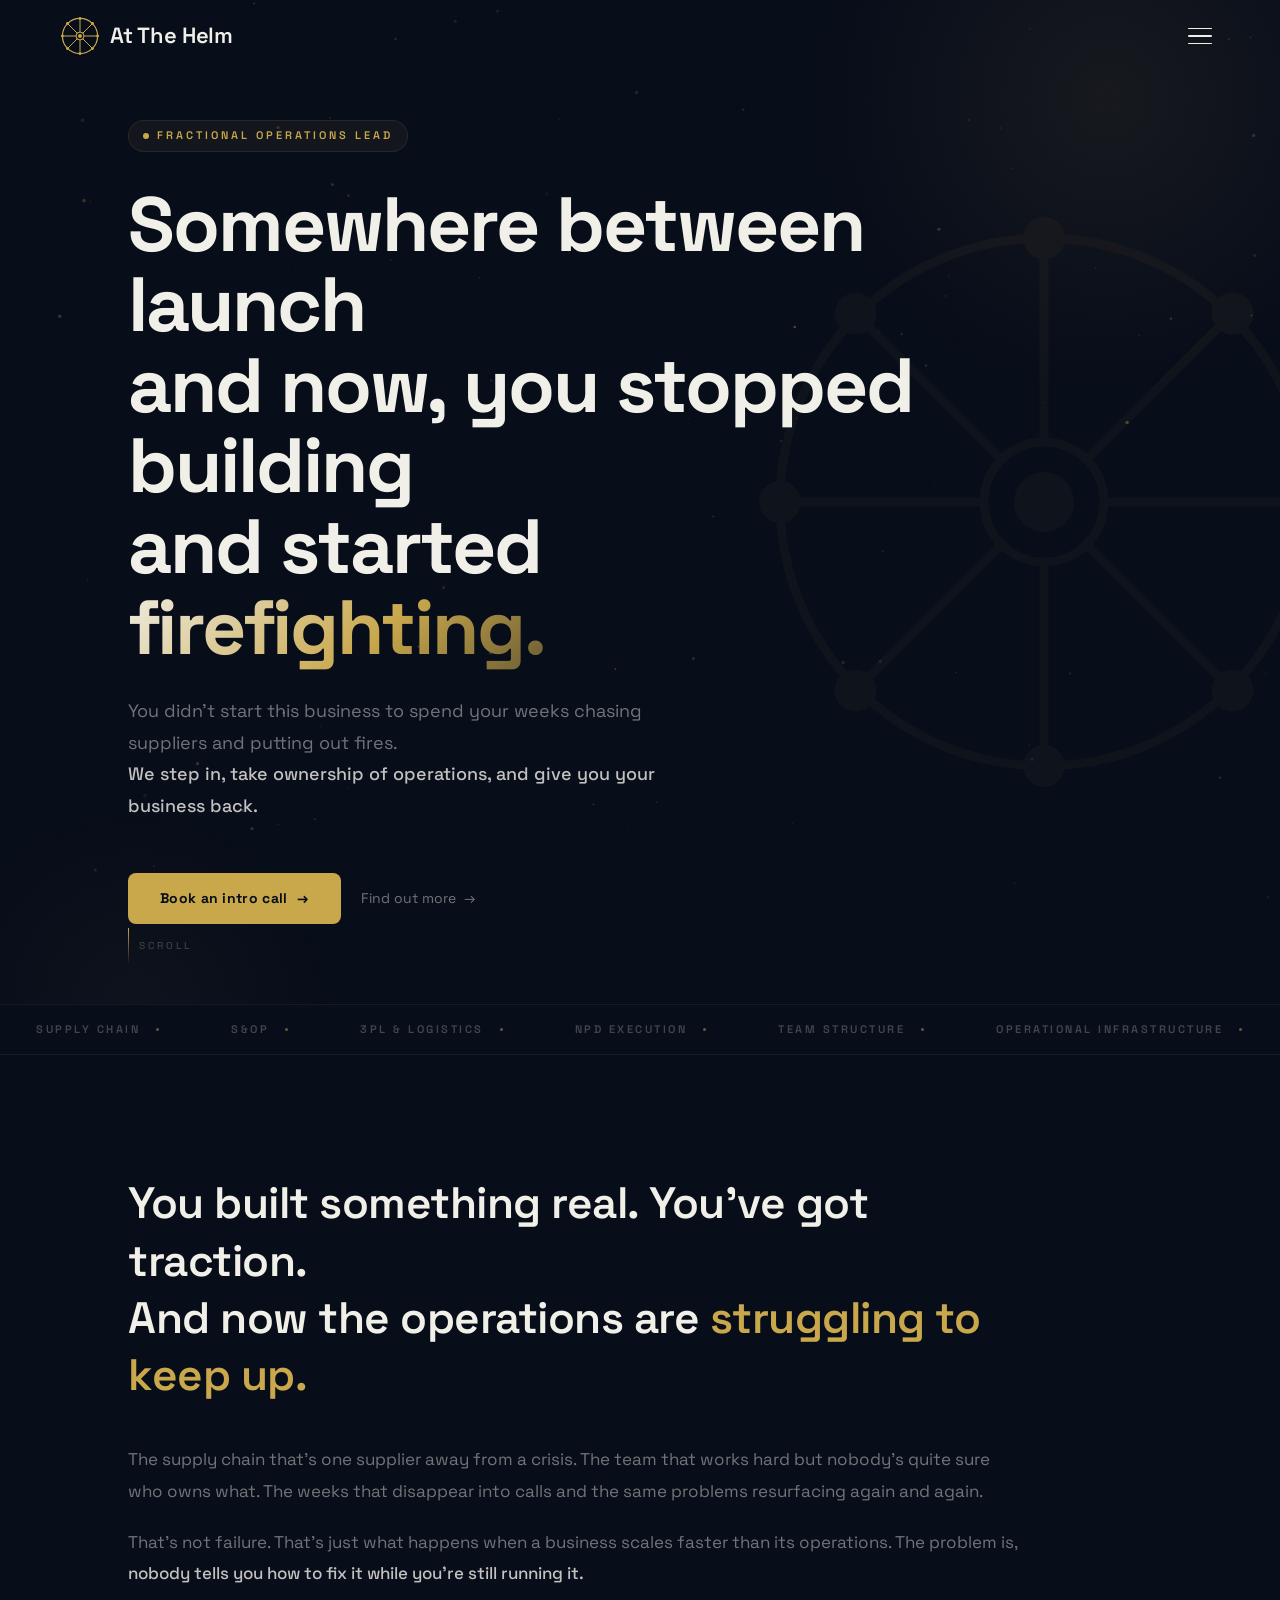
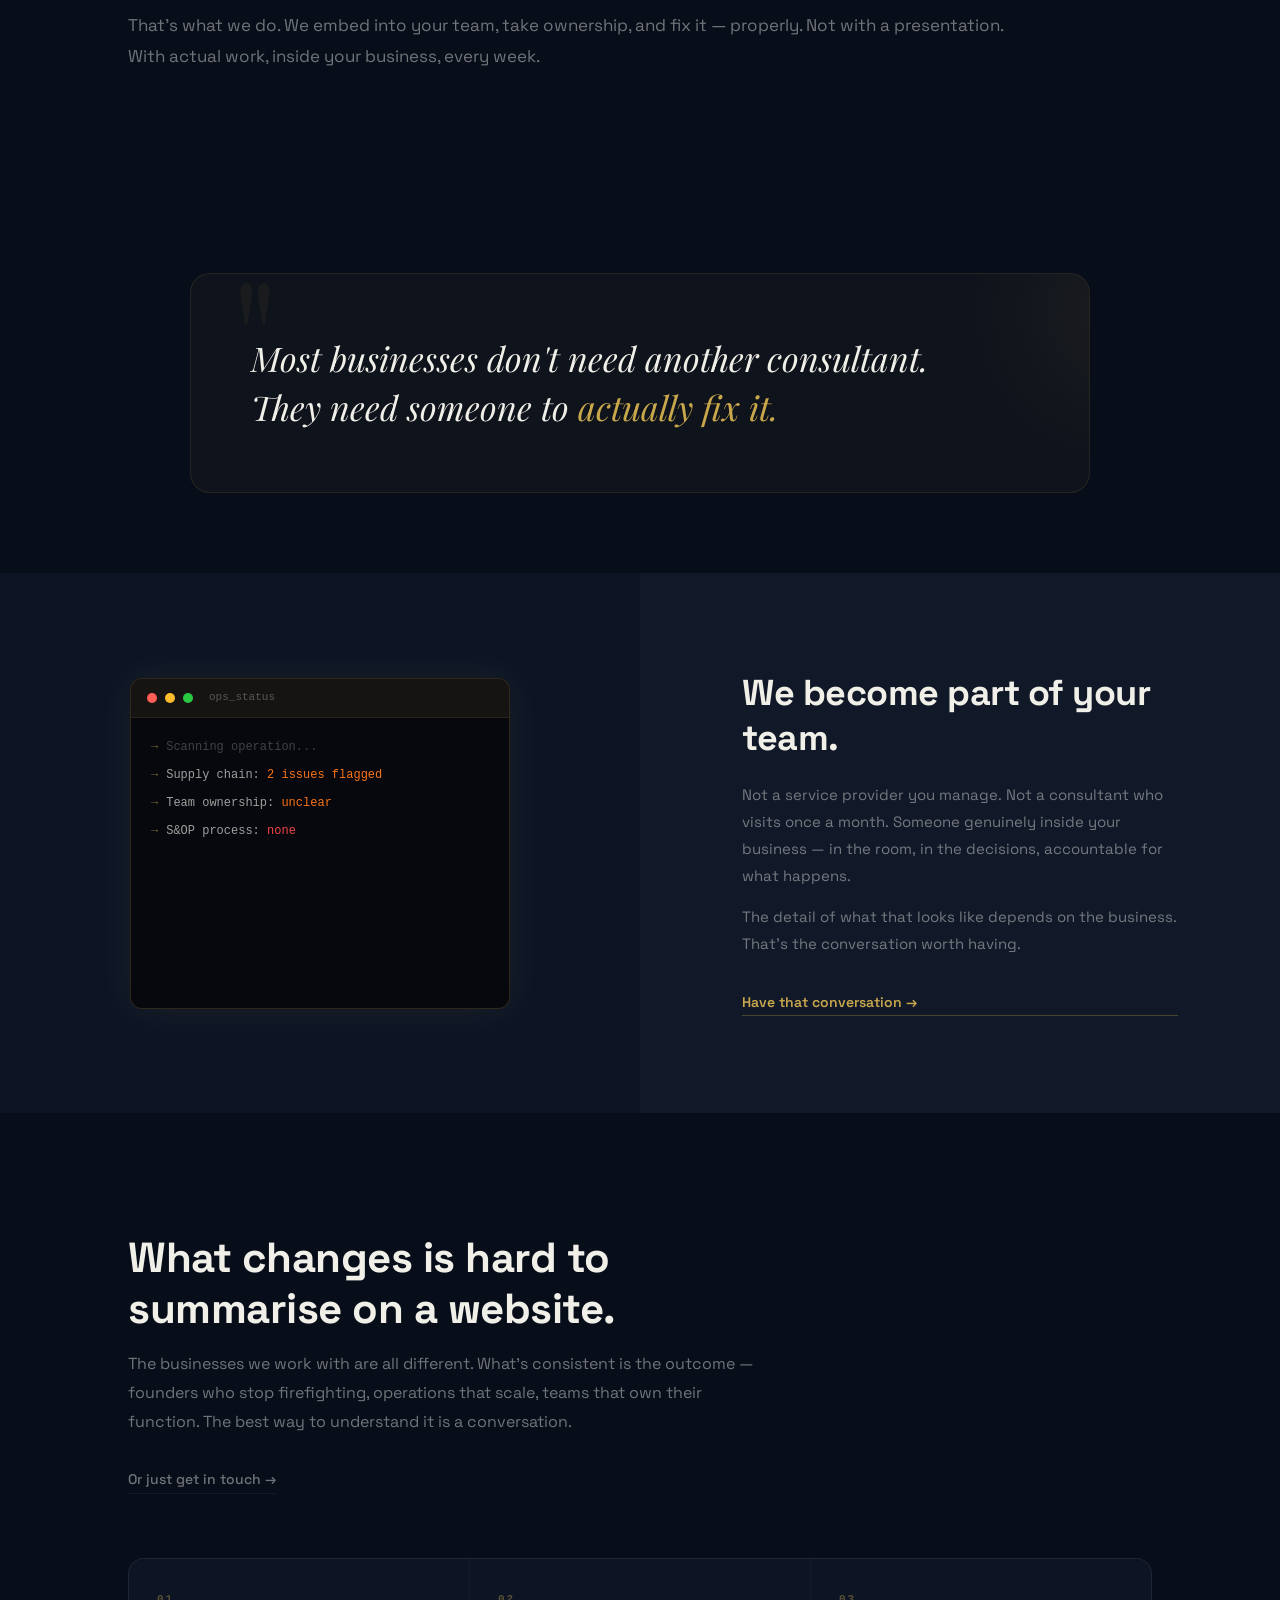
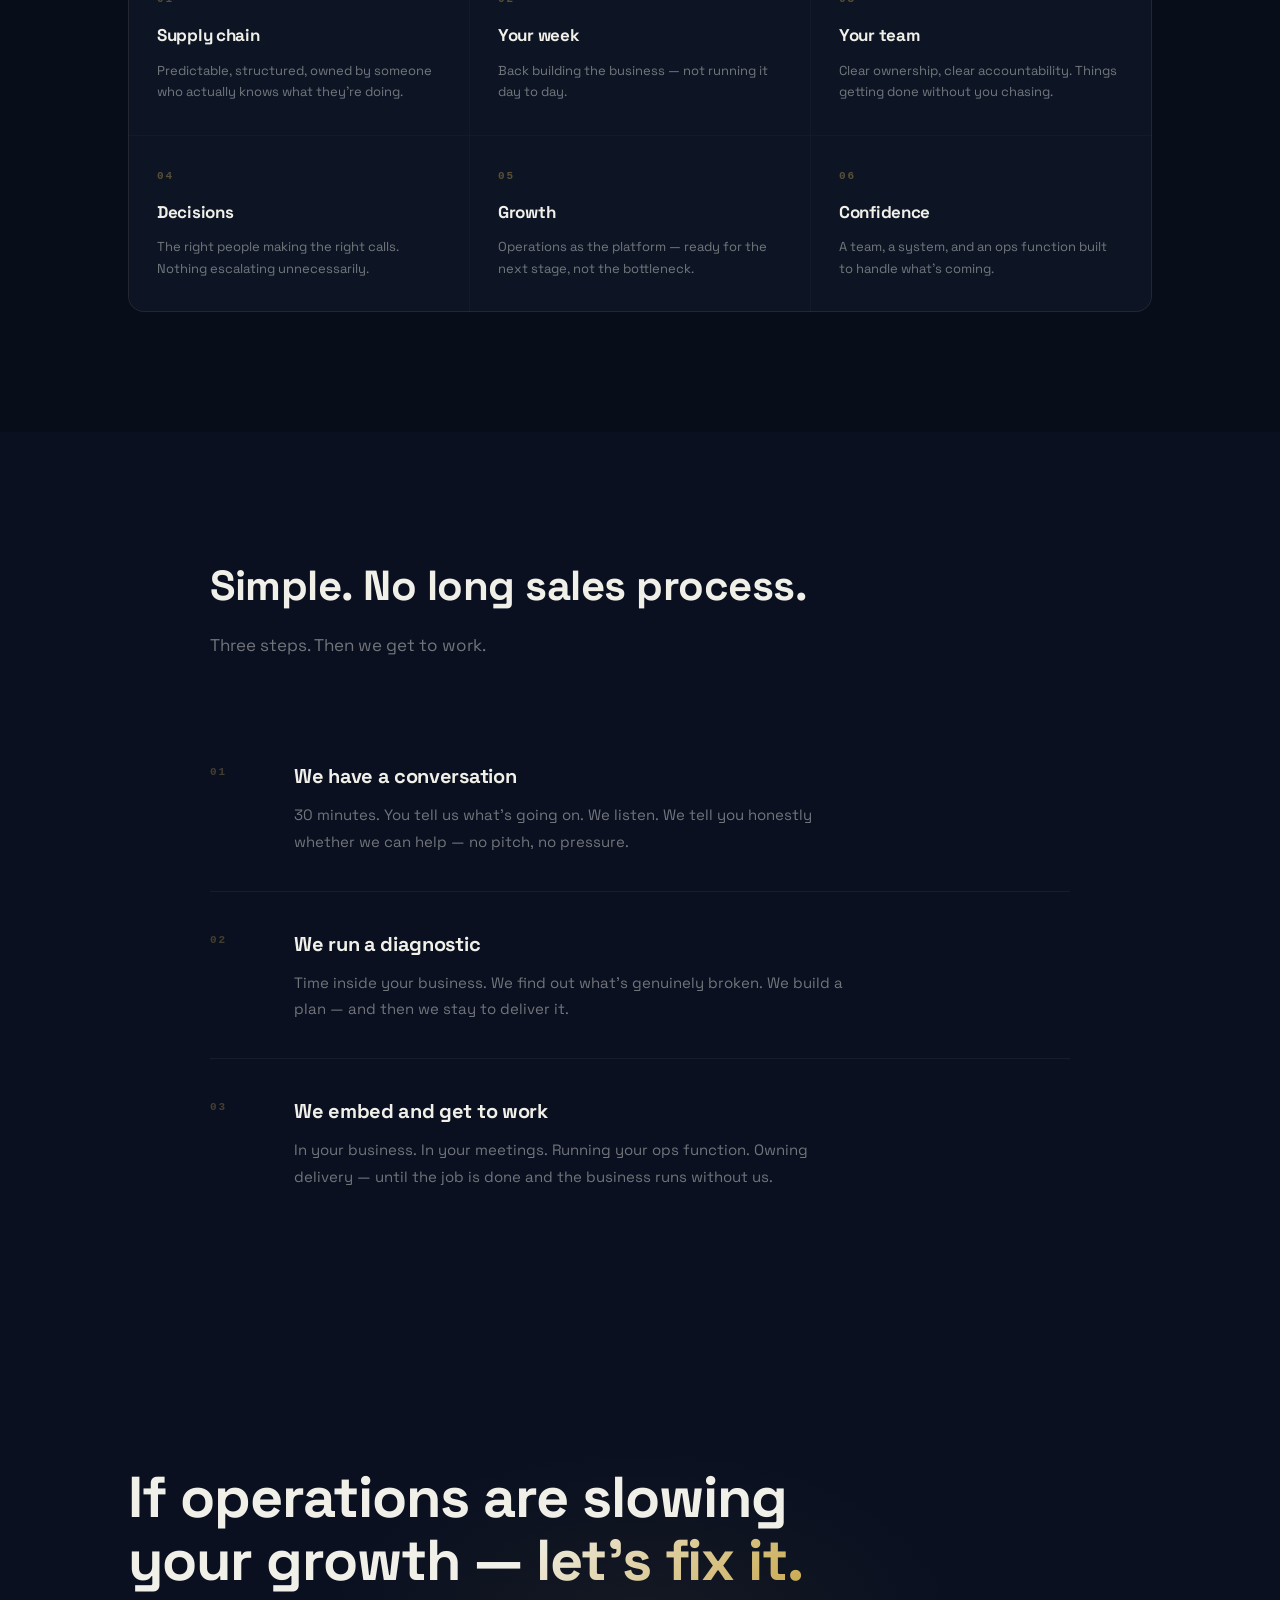
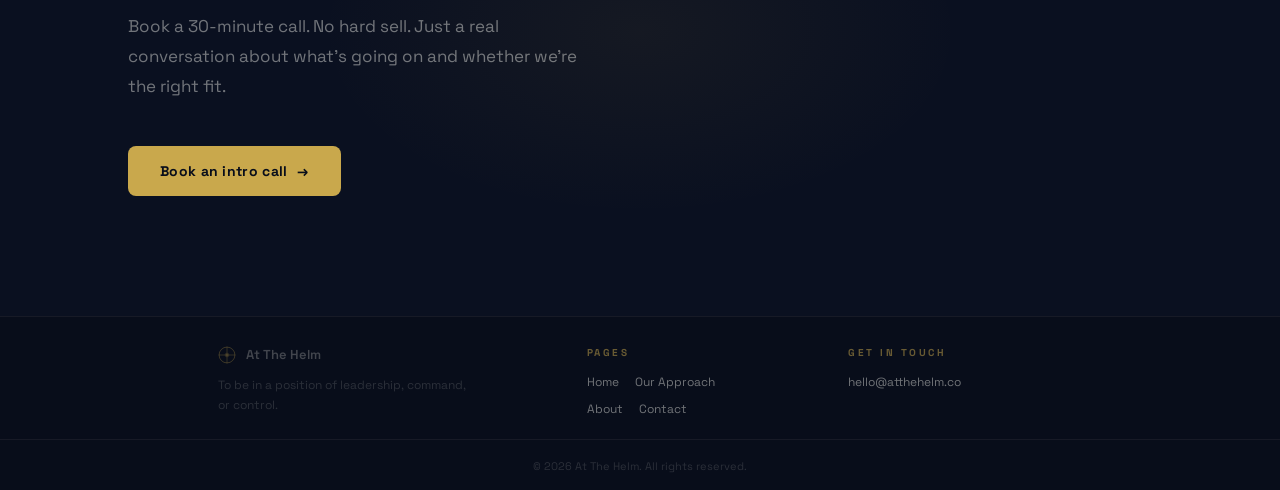
<file: website/index.html>
<!DOCTYPE html>
<html lang="en">
<head>
  <meta charset="UTF-8"/>
  <meta name="viewport" content="width=device-width, initial-scale=1.0"/>
  <title>At The Helm — Embedded Operations Lead</title>
  <link rel="preconnect" href="https://fonts.googleapis.com"/>
  <link href="https://fonts.googleapis.com/css2?family=Space+Grotesk:wght@300;400;500;600;700&family=Playfair+Display:ital,wght@0,700;0,900;1,400&display=swap" rel="stylesheet"/>
  <style>
    *,*::before,*::after{box-sizing:border-box;margin:0;padding:0;}
    :root{
      --black:#080d1a;
      --dark:#0a1020;
      --dark2:#0d1525;
      --dark3:#111828;
      --gold:#C9A84C;
      --gold-glow:rgba(201,168,76,0.15);
      --gold-dim:rgba(201,168,76,0.06);
      --white:#f0efe8;
      --muted:rgba(240,239,232,0.45);
      --muted2:rgba(240,239,232,0.25);
      --border:rgba(201,168,76,0.12);
      --border2:rgba(240,239,232,0.06);
    }
    html{scroll-behavior:smooth;}
    body{font-family:'Space Grotesk',sans-serif;background:var(--black);color:var(--white);overflow-x:hidden;font-size:16px;line-height:1.6;}
    a{text-decoration:none;color:inherit;}
    .hidden{display:none!important;}

    /* ── CANVAS PARTICLES ── */
    #particles{position:fixed;inset:0;z-index:0;pointer-events:none;}

    /* ── NAV ── */
    nav{
      position:fixed;top:0;left:0;right:0;z-index:100;
      padding:0 60px;height:72px;
      display:flex;align-items:center;justify-content:space-between;
      background:transparent;
      transition:background 0.4s, transform 0.4s, opacity 0.4s;
    }
    nav.scrolled{background:rgba(8,13,26,0.85);backdrop-filter:blur(20px);border-bottom:1px solid var(--border2);}
    .nav-logo{display:flex;align-items:center;gap:10px;}
    .nav-logo svg{width:40px;height:40px;color:var(--gold);transition:transform 0.8s ease;}
    .nav-logo:hover svg{transform:rotate(90deg);}
    .nav-logo span{font-size:22px;font-weight:600;letter-spacing:-0.3px;color:var(--white);}
    .nav-links{display:flex;align-items:center;gap:32px;list-style:none;}
    .nav-links a{font-size:13px;font-weight:500;color:var(--muted);transition:color 0.2s;letter-spacing:0.2px;}
    .nav-links a:hover,.nav-links a.active{color:var(--white);}
    .nav-cta{
      border:1px solid var(--border);color:var(--gold)!important;
      padding:7px 18px;border-radius:6px;font-size:13px!important;
      transition:background 0.2s,box-shadow 0.2s!important;
    }
    .nav-cta:hover{background:var(--gold-dim)!important;box-shadow:0 0 20px var(--gold-glow)!important;}
    .hamburger{display:flex;flex-direction:column;gap:6px;cursor:pointer;padding:8px;}
    .hamburger span{width:24px;height:1.5px;background:var(--white);border-radius:2px;transition:all 0.3s;}
    .hamburger.open span:nth-child(1){transform:translateY(7.5px) rotate(45deg);}
    .hamburger.open span:nth-child(2){opacity:0;}
    .hamburger.open span:nth-child(3){transform:translateY(-7.5px) rotate(-45deg);}
    .nav-menu{position:fixed;inset:0;z-index:99;background:rgba(8,13,26,0.88);backdrop-filter:blur(18px);display:flex;flex-direction:column;align-items:center;justify-content:center;opacity:0;pointer-events:none;transition:opacity 0.4s ease;}
    .nav-menu.open{opacity:1;pointer-events:all;}
    .nav-menu ul{list-style:none;padding:0;text-align:center;}
    .nav-menu ul li a{display:block;padding:16px 0;font-size:clamp(32px,5vw,56px);font-weight:700;color:rgba(240,239,232,0.25);letter-spacing:-1px;transition:color 0.2s;line-height:1.1;}
    .nav-menu ul li a:hover,.nav-menu ul li a.active{color:var(--white);}
    .nav-menu-cta{margin-top:48px;display:inline-flex;align-items:center;gap:10px;padding:14px 36px;background:var(--gold);color:#080d1a;border-radius:8px;font-size:16px;font-weight:700;transition:transform 0.2s,box-shadow 0.2s;}
    .nav-menu-cta:hover{transform:translateY(-2px);box-shadow:0 8px 32px rgba(201,168,76,0.4);}
    .nav-menu-footer{margin-top:24px;font-size:13px;color:var(--muted2);}

    /* ── HERO ── */
    .hero{
      position:relative;z-index:1;
      min-height:100vh;
      display:flex;flex-direction:column;justify-content:center;
      padding:120px 10vw 80px;
      overflow:hidden;
    }
    .hero-glow{
      position:absolute;top:-20%;right:-10%;
      width:600px;height:600px;border-radius:50%;
      background:radial-gradient(ellipse,rgba(201,168,76,0.08) 0%,transparent 70%);
      pointer-events:none;animation:pulse 6s ease-in-out infinite;
    }
    .hero-glow2{
      position:absolute;bottom:-20%;left:-5%;
      width:400px;height:400px;border-radius:50%;
      background:radial-gradient(ellipse,rgba(201,168,76,0.04) 0%,transparent 70%);
      pointer-events:none;animation:pulse 8s ease-in-out infinite 2s;
    }
    @keyframes pulse{0%,100%{transform:scale(1);opacity:1;}50%{transform:scale(1.1);opacity:0.7;}}

    /* Spinning wheel */
    .hero-wheel-bg{
      position:absolute;right:-5vw;top:50%;transform:translateY(-50%);
      width:min(600px,70vw);height:min(600px,70vw);
      opacity:0.04;pointer-events:none;
      animation:wheelSpin 60s linear infinite;
    }
    @keyframes wheelSpin{from{transform:translateY(-50%) rotate(0deg);}to{transform:translateY(-50%) rotate(360deg);}}

    .hero-content{position:relative;z-index:1;max-width:820px;}
    .hero-label{
      display:inline-flex;align-items:center;gap:8px;
      font-size:11px;font-weight:600;letter-spacing:3px;text-transform:uppercase;
      color:var(--gold);margin-bottom:32px;
      background:var(--gold-dim);border:1px solid var(--border);
      padding:6px 14px;border-radius:20px;
    }
    .hero-label::before{content:'';width:6px;height:6px;background:var(--gold);border-radius:50%;animation:blink 2s ease-in-out infinite;}
    @keyframes blink{0%,100%{opacity:1;}50%{opacity:0.3;}}

    .hero h1{
      font-family:'Space Grotesk',sans-serif;
      font-size:clamp(44px,6vw,82px);
      font-weight:700;line-height:1.05;
      letter-spacing:-2px;
      margin-bottom:28px;
    }
    .hero h1 .grad{
      background:linear-gradient(135deg,var(--white) 0%,var(--gold) 60%,rgba(201,168,76,0.5) 100%);
      -webkit-background-clip:text;-webkit-text-fill-color:transparent;background-clip:text;
    }
    .hero-sub{
      font-size:18px;color:var(--muted);line-height:1.75;
      max-width:560px;margin-bottom:52px;font-weight:400;
    }
    .hero-sub strong{color:rgba(240,239,232,0.8);font-weight:500;}
    .hero-actions{display:flex;align-items:center;gap:20px;flex-wrap:wrap;}
    .btn-primary{
      display:inline-flex;align-items:center;gap:10px;
      padding:14px 32px;background:var(--gold);color:var(--black);
      border-radius:8px;font-size:14px;font-weight:700;letter-spacing:0.3px;
      transition:transform 0.2s,box-shadow 0.2s;
    }
    .btn-primary:hover{transform:translateY(-2px);box-shadow:0 8px 32px rgba(201,168,76,0.4);}
    .btn-secondary{
      font-size:14px;color:var(--muted);
      display:flex;align-items:center;gap:8px;
      transition:color 0.2s;
    }
    .btn-secondary:hover{color:var(--white);}
    .btn-secondary::after{content:'→';transition:transform 0.2s;}
    .btn-secondary:hover::after{transform:translateX(4px);}

    .hero-scroll{
      position:absolute;bottom:40px;left:10vw;
      display:flex;align-items:center;gap:10px;
      font-size:10px;letter-spacing:3px;text-transform:uppercase;color:var(--muted2);
    }
    .scroll-bar{width:1px;height:36px;background:linear-gradient(to bottom,var(--gold),transparent);animation:scrollFade 2s ease-in-out infinite;}
    @keyframes scrollFade{0%,100%{opacity:0.3;}50%{opacity:1;}}

    /* ── TICKER ── */
    .ticker{
      position:relative;z-index:1;
      padding:16px 0;overflow:hidden;
      border-top:1px solid var(--border2);
      border-bottom:1px solid var(--border2);
    }
    .ticker-track{display:flex;width:max-content;animation:ticker 30s linear infinite;}
    .ticker-track:hover{animation-play-state:paused;}
    @keyframes ticker{from{transform:translateX(0);}to{transform:translateX(-50%);}}
    .ticker-item{
      display:flex;align-items:center;gap:16px;padding:0 36px;
      white-space:nowrap;font-size:11px;font-weight:600;
      letter-spacing:2.5px;text-transform:uppercase;color:var(--muted2);
    }
    .ticker-dot{width:3px;height:3px;background:var(--gold);border-radius:50%;opacity:0.5;}

    /* ── SECTIONS ── */
    section{position:relative;z-index:1;}

    /* ── STORY ── */
    .story{padding:120px 10vw;}
    .story-inner{max-width:900px;}
    .story-lead{
      font-size:clamp(26px,3.5vw,44px);font-weight:600;
      line-height:1.3;letter-spacing:-0.5px;
      color:var(--white);margin-bottom:40px;
    }
    .story-lead .gold{color:var(--gold);}
    .story-body{display:flex;flex-direction:column;gap:20px;}
    .story-body p{font-size:17px;color:var(--muted);line-height:1.85;font-weight:400;}
    .story-body strong{color:rgba(240,239,232,0.8);font-weight:500;}

    /* ── GLASS CARD ── */
    .glass{
      background:rgba(255,255,255,0.03);
      border:1px solid var(--border2);
      border-radius:16px;
      backdrop-filter:blur(10px);
    }

    /* ── QUOTE ── */
    .quote-section{padding:80px 10vw;}
    .quote-inner{
      max-width:900px;margin:0 auto;
      padding:60px 60px;
      background:rgba(201,168,76,0.04);
      border:1px solid var(--border);
      border-radius:20px;
      position:relative;
      overflow:hidden;
    }
    .quote-inner::before{
      content:'"';
      position:absolute;top:-20px;left:40px;
      font-family:'Playfair Display',serif;
      font-size:160px;color:var(--gold);opacity:0.06;
      line-height:1;pointer-events:none;
    }
    .quote-glow{
      position:absolute;top:-50%;right:-20%;
      width:300px;height:300px;border-radius:50%;
      background:radial-gradient(ellipse,rgba(201,168,76,0.06) 0%,transparent 70%);
      pointer-events:none;
    }
    .quote-text{
      font-family:'Playfair Display',serif;
      font-size:clamp(20px,3vw,34px);
      color:var(--white);line-height:1.45;
      font-style:italic;position:relative;z-index:1;
    }
    .quote-text em{color:var(--gold);}

    /* ── SPLIT ── */
    .split{display:grid;grid-template-columns:1fr 1fr;min-height:60vh;position:relative;z-index:1;}
    .split-visual{position:relative;overflow:hidden;min-height:480px;background:var(--dark2);}
    .split-visual-inner{position:absolute;inset:0;display:flex;align-items:center;justify-content:center;padding:60px;}
    .split-panel{padding:80px 8vw;display:flex;flex-direction:column;justify-content:center;background:var(--dark3);}
    .split-panel h2{font-size:clamp(24px,3vw,36px);font-weight:700;color:var(--white);margin-bottom:20px;letter-spacing:-0.5px;line-height:1.25;}
    .split-panel p{font-size:15px;color:var(--muted);line-height:1.8;margin-bottom:14px;max-width:440px;}
    .split-link{
      display:inline-flex;align-items:center;gap:8px;margin-top:20px;
      font-size:14px;font-weight:600;color:var(--gold);
      border-bottom:1px solid rgba(201,168,76,0.3);padding-bottom:2px;
      transition:gap 0.2s,border-color 0.2s;
    }
    .split-link:hover{gap:14px;border-color:var(--gold);}

    /* Terminal-style visual */
    .terminal{
      width:100%;max-width:380px;
      background:rgba(5,5,8,0.8);
      border:1px solid rgba(201,168,76,0.2);
      border-radius:12px;overflow:hidden;
      box-shadow:0 0 40px rgba(201,168,76,0.08);
    }
    .terminal-bar{
      background:rgba(201,168,76,0.08);
      padding:10px 16px;display:flex;align-items:center;gap:8px;
      border-bottom:1px solid rgba(201,168,76,0.1);
    }
    .t-dot{width:10px;height:10px;border-radius:50%;}
    .terminal-body{padding:20px 20px;display:flex;flex-direction:column;gap:10px;}
    .t-line{font-size:12px;font-family:monospace;display:flex;gap:8px;align-items:flex-start;line-height:1.5;}
    .t-prompt{color:var(--gold);opacity:0.6;flex-shrink:0;}
    .t-text{color:rgba(240,239,232,0.65);}
    .t-text.active{color:var(--white);}
    .t-text.green{color:#4ade80;}
    .t-text.dim{color:rgba(240,239,232,0.25);}
    .t-cursor{display:inline-block;width:8px;height:14px;background:var(--gold);opacity:0.8;animation:blink2 1s step-end infinite;vertical-align:text-bottom;margin-left:2px;}
    @keyframes blink2{0%,100%{opacity:0.8;}50%{opacity:0;}}

    /* ── WHAT CHANGES ── */
    .change-section{padding:120px 10vw;}
    .change-inner{max-width:1100px;margin:0 auto;}
    .change-header{max-width:640px;margin-bottom:64px;}
    .change-header h2{font-size:clamp(26px,3.5vw,42px);font-weight:700;color:var(--white);letter-spacing:-0.5px;line-height:1.2;margin-bottom:16px;}
    .change-header p{font-size:16px;color:var(--muted);line-height:1.8;}
    .change-grid{display:grid;grid-template-columns:repeat(3,1fr);gap:1px;background:var(--border2);border:1px solid var(--border2);border-radius:16px;overflow:hidden;}
    .change-item{
      padding:32px 28px;background:var(--dark2);
      transition:background 0.3s;position:relative;overflow:hidden;cursor:default;
    }
    .change-item::before{content:'';position:absolute;inset:0;background:radial-gradient(ellipse 60% 60% at 50% 100%,rgba(201,168,76,0.05) 0%,transparent 70%);opacity:0;transition:opacity 0.4s;}
    .change-item:hover{background:var(--dark3);}
    .change-item:hover::before{opacity:1;}
    .change-num{font-size:11px;font-weight:700;letter-spacing:2px;color:var(--gold);opacity:0.4;margin-bottom:14px;font-family:monospace;}
    .change-item h4{font-size:17px;font-weight:700;color:var(--white);margin-bottom:10px;letter-spacing:-0.3px;}
    .change-item p{font-size:13px;color:var(--muted);line-height:1.65;}

    /* ── HOW ── */
    .how-section{padding:120px 10vw;background:var(--dark);}
    .how-inner{max-width:860px;margin:0 auto;}
    .how-section h2{font-size:clamp(26px,3.5vw,42px);font-weight:700;color:var(--white);letter-spacing:-0.5px;margin-bottom:12px;}
    .how-sub{font-size:17px;color:var(--muted);margin-bottom:64px;line-height:1.7;}
    .how-steps{display:flex;flex-direction:column;}
    .how-step{
      display:grid;grid-template-columns:60px 1fr;gap:24px;
      padding:36px 0;border-bottom:1px solid var(--border2);align-items:start;
      transition:padding 0.2s;
    }
    .how-step:last-child{border-bottom:none;}
    .how-step:hover{padding-left:8px;}
    .how-num{
      font-size:11px;font-weight:700;letter-spacing:2px;
      color:var(--gold);opacity:0.3;font-family:monospace;
      padding-top:4px;transition:opacity 0.3s;
    }
    .how-step:hover .how-num{opacity:1;}
    .how-body h3{font-size:20px;font-weight:700;color:var(--white);margin-bottom:10px;letter-spacing:-0.3px;}
    .how-body p{font-size:15px;color:var(--muted);line-height:1.75;max-width:560px;}

    /* ── CTA ── */
    .cta-section{
      padding:120px 10vw;position:relative;overflow:hidden;
      background:var(--dark);
    }
    .cta-glow{
      position:absolute;top:50%;left:50%;transform:translate(-50%,-50%);
      width:700px;height:400px;border-radius:50%;
      background:radial-gradient(ellipse,rgba(201,168,76,0.06) 0%,transparent 65%);
      pointer-events:none;animation:pulse 6s ease-in-out infinite;
    }
    .cta-inner{max-width:720px;position:relative;z-index:1;}
    .cta-section h2{font-size:clamp(30px,4.5vw,58px);font-weight:700;color:var(--white);letter-spacing:-1px;line-height:1.1;margin-bottom:20px;}
    .cta-section h2 .grad{background:linear-gradient(135deg,var(--white) 0%,var(--gold) 100%);-webkit-background-clip:text;-webkit-text-fill-color:transparent;background-clip:text;}
    .cta-section p{font-size:17px;color:var(--muted);line-height:1.75;margin-bottom:44px;max-width:480px;}

    /* footer — inline styles used */

    /* ── REVEAL ── */
    .reveal{opacity:0;transform:translateY(32px);transition:opacity 0.9s ease,transform 0.9s ease;}
    .reveal.visible{opacity:1;transform:translateY(0);}
    .d1{transition-delay:0.1s;}.d2{transition-delay:0.22s;}.d3{transition-delay:0.34s;}

    /* ── RESPONSIVE ── */
    @media(max-width:900px){
      nav{padding:0 24px;}
      .nav-links{display:none;}
      .hamburger{display:flex;}
      .nav-links.open{display:flex;flex-direction:column;position:fixed;top:64px;left:0;right:0;background:rgba(5,5,8,0.97);padding:32px 24px;gap:24px;z-index:99;backdrop-filter:blur(20px);}
      .hero{padding:100px 6vw 80px;}
      .split{grid-template-columns:1fr;}
      .split-visual{min-height:280px;}
      .change-grid{grid-template-columns:1fr;}
      .story,.quote-section,.change-section,.how-section,.cta-section{padding:80px 6vw;}
      footer{padding:32px 24px;flex-direction:column;gap:12px;text-align:center;}
      .quote-inner{padding:40px 28px;}
    }
  </style>
</head>
<body>

<canvas id="particles"></canvas>

<nav id="main-nav">
  <a href="index.html" class="nav-logo">
    <svg viewBox="0 0 100 100" fill="none"><circle cx="50" cy="50" r="44" stroke="currentColor" stroke-width="3"/><circle cx="50" cy="50" r="10" stroke="currentColor" stroke-width="2.5"/><circle cx="50" cy="50" r="5" fill="currentColor"/><line x1="50" y1="40" x2="50" y2="6" stroke="currentColor" stroke-width="2.5" stroke-linecap="round"/><line x1="50" y1="60" x2="50" y2="94" stroke="currentColor" stroke-width="2.5" stroke-linecap="round"/><line x1="40" y1="50" x2="6" y2="50" stroke="currentColor" stroke-width="2.5" stroke-linecap="round"/><line x1="60" y1="50" x2="94" y2="50" stroke="currentColor" stroke-width="2.5" stroke-linecap="round"/><line x1="42.9" y1="42.9" x2="18.6" y2="18.6" stroke="currentColor" stroke-width="2.5" stroke-linecap="round"/><line x1="57.1" y1="57.1" x2="81.4" y2="81.4" stroke="currentColor" stroke-width="2.5" stroke-linecap="round"/><line x1="57.1" y1="42.9" x2="81.4" y2="18.6" stroke="currentColor" stroke-width="2.5" stroke-linecap="round"/><line x1="42.9" y1="57.1" x2="18.6" y2="81.4" stroke="currentColor" stroke-width="2.5" stroke-linecap="round"/><circle cx="50" cy="6" r="3.5" fill="currentColor"/><circle cx="50" cy="94" r="3.5" fill="currentColor"/><circle cx="6" cy="50" r="3.5" fill="currentColor"/><circle cx="94" cy="50" r="3.5" fill="currentColor"/><circle cx="18.6" cy="18.6" r="3.5" fill="currentColor"/><circle cx="81.4" cy="81.4" r="3.5" fill="currentColor"/><circle cx="81.4" cy="18.6" r="3.5" fill="currentColor"/><circle cx="18.6" cy="81.4" r="3.5" fill="currentColor"/></svg>
    <span>At The Helm</span>
  </a>
  <div class="hamburger" id="hamburger"><span></span><span></span><span></span></div>
</nav>
<div class="nav-menu" id="nav-menu">
  <ul>
    <li><a href="index.html" class="active">Home</a></li>
    <li><a href="approach.html">Our Approach</a></li>
    <li><a href="about.html">About</a></li>
    <li><a href="contact.html">Contact</a></li>
  </ul>
  <a href="contact.html" class="nav-menu-cta">Book an intro call →</a>
  <div class="nav-menu-footer">hello@atthehelm.co</div>
</div>

<!-- HERO -->
<section class="hero">
  <div class="hero-glow"></div>
  <div class="hero-glow2"></div>
  <svg class="hero-wheel-bg" viewBox="0 0 100 100" fill="none" xmlns="http://www.w3.org/2000/svg">
    <circle cx="50" cy="50" r="44" stroke="#C9A84C" stroke-width="1.5"/>
    <circle cx="50" cy="50" r="10" stroke="#C9A84C" stroke-width="1.5"/>
    <circle cx="50" cy="50" r="5" fill="#C9A84C"/>
    <line x1="50" y1="40" x2="50" y2="6" stroke="#C9A84C" stroke-width="1.5" stroke-linecap="round"/>
    <line x1="50" y1="60" x2="50" y2="94" stroke="#C9A84C" stroke-width="1.5" stroke-linecap="round"/>
    <line x1="40" y1="50" x2="6" y2="50" stroke="#C9A84C" stroke-width="1.5" stroke-linecap="round"/>
    <line x1="60" y1="50" x2="94" y2="50" stroke="#C9A84C" stroke-width="1.5" stroke-linecap="round"/>
    <line x1="42.9" y1="42.9" x2="18.6" y2="18.6" stroke="#C9A84C" stroke-width="1.5" stroke-linecap="round"/>
    <line x1="57.1" y1="57.1" x2="81.4" y2="81.4" stroke="#C9A84C" stroke-width="1.5" stroke-linecap="round"/>
    <line x1="57.1" y1="42.9" x2="81.4" y2="18.6" stroke="#C9A84C" stroke-width="1.5" stroke-linecap="round"/>
    <line x1="42.9" y1="57.1" x2="18.6" y2="81.4" stroke="#C9A84C" stroke-width="1.5" stroke-linecap="round"/>
    <circle cx="50" cy="6" r="3.5" fill="#C9A84C"/><circle cx="50" cy="94" r="3.5" fill="#C9A84C"/>
    <circle cx="6" cy="50" r="3.5" fill="#C9A84C"/><circle cx="94" cy="50" r="3.5" fill="#C9A84C"/>
    <circle cx="18.6" cy="18.6" r="3.5" fill="#C9A84C"/><circle cx="81.4" cy="81.4" r="3.5" fill="#C9A84C"/>
    <circle cx="81.4" cy="18.6" r="3.5" fill="#C9A84C"/><circle cx="18.6" cy="81.4" r="3.5" fill="#C9A84C"/>
  </svg>
  <div class="hero-content">
    <div class="hero-label">Fractional Operations Lead</div>
    <h1>
      Somewhere between launch<br>
      and now, you stopped building<br>
      and started <span class="grad">firefighting.</span>
    </h1>
    <p class="hero-sub">
      You didn't start this business to spend your weeks chasing suppliers and putting out fires.<br>
      <strong>We step in, take ownership of operations, and give you your business back.</strong>
    </p>
    <div class="hero-actions">
      <a href="contact.html" class="btn-primary">Book an intro call <span>→</span></a>
      <a href="#story" class="btn-secondary">Find out more</a>
    </div>
  </div>
  <div class="hero-scroll"><div class="scroll-bar"></div>Scroll</div>
</section>

<!-- TICKER -->
<div class="ticker">
  <div class="ticker-track">
    <div class="ticker-item">Supply chain <span class="ticker-dot"></span></div>
    <div class="ticker-item">S&OP <span class="ticker-dot"></span></div>
    <div class="ticker-item">3PL & logistics <span class="ticker-dot"></span></div>
    <div class="ticker-item">NPD execution <span class="ticker-dot"></span></div>
    <div class="ticker-item">Team structure <span class="ticker-dot"></span></div>
    <div class="ticker-item">Operational infrastructure <span class="ticker-dot"></span></div>
    <div class="ticker-item">Founder extraction <span class="ticker-dot"></span></div>
    <div class="ticker-item">International ops <span class="ticker-dot"></span></div>
    <div class="ticker-item">Supply chain <span class="ticker-dot"></span></div>
    <div class="ticker-item">S&OP <span class="ticker-dot"></span></div>
    <div class="ticker-item">3PL & logistics <span class="ticker-dot"></span></div>
    <div class="ticker-item">NPD execution <span class="ticker-dot"></span></div>
    <div class="ticker-item">Team structure <span class="ticker-dot"></span></div>
    <div class="ticker-item">Operational infrastructure <span class="ticker-dot"></span></div>
    <div class="ticker-item">Founder extraction <span class="ticker-dot"></span></div>
    <div class="ticker-item">International ops <span class="ticker-dot"></span></div>
  </div>
</div>

<!-- STORY -->
<section class="story" id="story">
  <div class="story-inner">
    <p class="story-lead reveal">
      You built something real. You've got traction.<br>
      And now the operations are <span class="gold">struggling to keep up.</span>
    </p>
    <div class="story-body">
      <p class="reveal d1">The supply chain that's one supplier away from a crisis. The team that works hard but nobody's quite sure who owns what. The weeks that disappear into calls and the same problems resurfacing again and again.</p>
      <p class="reveal d2">That's not failure. That's just what happens when a business scales faster than its operations. The problem is, <strong>nobody tells you how to fix it while you're still running it.</strong></p>
      <p class="reveal d3">That's what we do. We embed into your team, take ownership, and fix it — properly. Not with a presentation. With actual work, inside your business, every week.</p>
    </div>
  </div>
</section>

<!-- QUOTE -->
<div class="quote-section">
  <div class="quote-inner reveal">
    <div class="quote-glow"></div>
    <p class="quote-text">Most businesses don't need another consultant.<br>They need someone to <em>actually fix it.</em></p>
  </div>
</div>

<!-- SPLIT — EMBEDDED -->
<div class="split">
  <div class="split-visual">
    <div class="split-visual-inner">
      <div class="terminal reveal">
        <div class="terminal-bar">
          <div class="t-dot" style="background:#ff5f57;"></div>
          <div class="t-dot" style="background:#ffbd2e;"></div>
          <div class="t-dot" style="background:#28c840;"></div>
          <span style="font-size:11px;color:rgba(240,239,232,0.3);margin-left:8px;font-family:monospace;">ops_status</span>
        </div>
        <div class="terminal-body">
          <div class="t-line"><span class="t-prompt">→</span><span class="t-text dim">Scanning operation...</span></div>
          <div class="t-line"><span class="t-prompt">→</span><span class="t-text">Supply chain: <span style="color:#f97316;">2 issues flagged</span></span></div>
          <div class="t-line"><span class="t-prompt">→</span><span class="t-text">Team ownership: <span style="color:#f97316;">unclear</span></span></div>
          <div class="t-line"><span class="t-prompt">→</span><span class="t-text">S&OP process: <span style="color:#ef4444;">none</span></span></div>
          <div class="t-line" style="margin-top:8px;"><span class="t-prompt" style="color:#C9A84C;">✓</span><span class="t-text active">Embedding At The Helm...</span></div>
          <div class="t-line"><span class="t-prompt" style="color:#4ade80;">✓</span><span class="t-text green">Supply chain: stable</span></div>
          <div class="t-line"><span class="t-prompt" style="color:#4ade80;">✓</span><span class="t-text green">Team: accountable</span></div>
          <div class="t-line"><span class="t-prompt" style="color:#4ade80;">✓</span><span class="t-text green">Founder: back to building</span></div>
          <div class="t-line"><span class="t-prompt">_</span><span class="t-text dim"><span class="t-cursor"></span></span></div>
        </div>
      </div>
    </div>
  </div>
  <div class="split-panel reveal">
    <h2>We become part of your team.</h2>
    <p>Not a service provider you manage. Not a consultant who visits once a month. Someone genuinely inside your business — in the room, in the decisions, accountable for what happens.</p>
    <p>The detail of what that looks like depends on the business. That's the conversation worth having.</p>
    <a href="contact.html" class="split-link">Have that conversation →</a>
  </div>
</div>

<!-- WHAT CHANGES -->
<section class="change-section">
  <div class="change-inner">
    <div class="change-header reveal">
      <h2>What changes is hard to summarise on a website.</h2>
      <p>The businesses we work with are all different. What's consistent is the outcome — founders who stop firefighting, operations that scale, teams that own their function. The best way to understand it is a conversation.</p>
      <div style="display:flex;gap:24px;flex-wrap:wrap;margin-top:32px;">
        
        <a href="contact.html" style="font-size:14px;font-weight:500;color:var(--muted);display:flex;align-items:center;gap:8px;border-bottom:1px solid var(--border2);padding-bottom:2px;transition:color 0.2s;" onmouseover="this.style.color='var(--white)'" onmouseout="this.style.color='var(--muted)'">Or just get in touch →</a>
      </div>
    </div>
    <div class="change-grid reveal d1">
      <div class="change-item"><div class="change-num">01</div><h4>Supply chain</h4><p>Predictable, structured, owned by someone who actually knows what they're doing.</p></div>
      <div class="change-item"><div class="change-num">02</div><h4>Your week</h4><p>Back building the business — not running it day to day.</p></div>
      <div class="change-item"><div class="change-num">03</div><h4>Your team</h4><p>Clear ownership, clear accountability. Things getting done without you chasing.</p></div>
      <div class="change-item"><div class="change-num">04</div><h4>Decisions</h4><p>The right people making the right calls. Nothing escalating unnecessarily.</p></div>
      <div class="change-item"><div class="change-num">05</div><h4>Growth</h4><p>Operations as the platform — ready for the next stage, not the bottleneck.</p></div>
      <div class="change-item"><div class="change-num">06</div><h4>Confidence</h4><p>A team, a system, and an ops function built to handle what's coming.</p></div>
    </div>
  </div>
</section>

<!-- HOW -->
<section class="how-section">
  <div class="how-inner">
    <h2 class="reveal">Simple. No long sales process.</h2>
    <p class="how-sub reveal d1">Three steps. Then we get to work.</p>
    <div class="how-steps">
      <div class="how-step reveal">
        <div class="how-num">01</div>
        <div class="how-body"><h3>We have a conversation</h3><p>30 minutes. You tell us what's going on. We listen. We tell you honestly whether we can help — no pitch, no pressure.</p></div>
      </div>
      <div class="how-step reveal d1">
        <div class="how-num">02</div>
        <div class="how-body"><h3>We run a diagnostic</h3><p>Time inside your business. We find out what's genuinely broken. We build a plan — and then we stay to deliver it.</p></div>
      </div>
      <div class="how-step reveal d2">
        <div class="how-num">03</div>
        <div class="how-body"><h3>We embed and get to work</h3><p>In your business. In your meetings. Running your ops function. Owning delivery — until the job is done and the business runs without us.</p></div>
      </div>
    </div>
  </div>
</section>

<!-- CTA -->
<section class="cta-section">
  <div class="cta-glow"></div>
  <div class="cta-inner reveal">
    <h2>If operations are slowing<br>your growth — <span class="grad">let's fix it.</span></h2>
    <p>Book a 30-minute call. No hard sell. Just a real conversation about what's going on and whether we're the right fit.</p>
    <a href="contact.html" class="btn-primary">Book an intro call <span>→</span></a>
  </div>
</section>

<footer style="background:var(--black);border-top:1px solid var(--border2);position:relative;z-index:1;">
  <div style="max-width:1100px;margin:0 auto;padding:28px 10vw 20px;display:grid;grid-template-columns:1.5fr 1fr 1fr;gap:48px;align-items:start;">
    <div>
      <div style="display:flex;align-items:center;gap:10px;margin-bottom:10px;">
        <svg style="width:18px;height:18px;color:var(--gold);opacity:0.5;" viewBox="0 0 100 100" fill="none"><circle cx="50" cy="50" r="44" stroke="currentColor" stroke-width="3"/><circle cx="50" cy="50" r="10" stroke="currentColor" stroke-width="2.5"/><circle cx="50" cy="50" r="5" fill="currentColor"/><line x1="50" y1="40" x2="50" y2="6" stroke="currentColor" stroke-width="2.5" stroke-linecap="round"/><line x1="50" y1="60" x2="50" y2="94" stroke="currentColor" stroke-width="2.5" stroke-linecap="round"/><line x1="40" y1="50" x2="6" y2="50" stroke="currentColor" stroke-width="2.5" stroke-linecap="round"/><line x1="60" y1="50" x2="94" y2="50" stroke="currentColor" stroke-width="2.5" stroke-linecap="round"/></svg>
        <span style="font-size:13px;color:var(--muted2);font-weight:600;">At The Helm</span>
      </div>
      <p style="font-size:12px;color:var(--muted2);line-height:1.65;opacity:0.6;max-width:260px;">To be in a position of leadership, command, or control.</p>
    </div>
    <div style="display:flex;flex-direction:column;gap:8px;">
      <div style="font-size:10px;font-weight:700;letter-spacing:2.5px;text-transform:uppercase;color:var(--gold);opacity:0.5;margin-bottom:4px;">Pages</div>
      <div style="display:flex;gap:16px;">
        <a href="index.html" style="font-size:12px;color:var(--muted);text-decoration:none;" onmouseover="this.style.color='var(--white)'" onmouseout="this.style.color='var(--muted)'">Home</a>
        <a href="approach.html" style="font-size:12px;color:var(--muted);text-decoration:none;" onmouseover="this.style.color='var(--white)'" onmouseout="this.style.color='var(--muted)'">Our Approach</a>
      </div>
      <div style="display:flex;gap:16px;">
        <a href="about.html" style="font-size:12px;color:var(--muted);text-decoration:none;" onmouseover="this.style.color='var(--white)'" onmouseout="this.style.color='var(--muted)'">About</a>
        <a href="contact.html" style="font-size:12px;color:var(--muted);text-decoration:none;" onmouseover="this.style.color='var(--white)'" onmouseout="this.style.color='var(--muted)'">Contact</a>
      </div>
    </div>
    <div style="display:flex;flex-direction:column;gap:8px;">
      <div style="font-size:10px;font-weight:700;letter-spacing:2.5px;text-transform:uppercase;color:var(--gold);opacity:0.5;margin-bottom:4px;">Get in touch</div>
      <a href="mailto:hello@atthehelm.co" style="font-size:12px;color:var(--muted);text-decoration:none;" onmouseover="this.style.color='var(--white)'" onmouseout="this.style.color='var(--muted)'">hello@atthehelm.co</a>
    </div>
  </div>
  <div style="border-top:1px solid var(--border2);padding:12px 0;text-align:center;">
    <span style="font-size:11px;color:rgba(240,239,232,0.15);">© 2026 At The Helm. All rights reserved.</span>
  </div>
</footer>

<script>
// Particles
const canvas = document.getElementById('particles');
const ctx = canvas.getContext('2d');
let particles = [];
function resize(){canvas.width=window.innerWidth;canvas.height=window.innerHeight;}
resize();window.addEventListener('resize',resize);
class Particle{
  constructor(){this.reset();}
  reset(){
    this.x=Math.random()*canvas.width;
    this.y=Math.random()*canvas.height;
    this.size=Math.random()*1.5+0.3;
    this.speedX=(Math.random()-0.5)*0.3;
    this.speedY=(Math.random()-0.5)*0.3;
    this.opacity=Math.random()*0.4+0.05;
    this.gold=Math.random()>0.85;
  }
  update(){
    this.x+=this.speedX;this.y+=this.speedY;
    if(this.x<0||this.x>canvas.width||this.y<0||this.y>canvas.height)this.reset();
  }
  draw(){
    ctx.beginPath();
    ctx.arc(this.x,this.y,this.size,0,Math.PI*2);
    ctx.fillStyle=this.gold?`rgba(201,168,76,${this.opacity})`:`rgba(240,239,232,${this.opacity*0.4})`;
    ctx.fill();
  }
}
for(let i=0;i<120;i++)particles.push(new Particle());
function animate(){
  ctx.clearRect(0,0,canvas.width,canvas.height);
  particles.forEach(p=>{p.update();p.draw();});
  requestAnimationFrame(animate);
}
animate();

// Nav
const hbg=document.getElementById('hamburger');
const nmenu=document.getElementById('nav-menu');
const nnav=document.querySelector('nav');
hbg.addEventListener('click',()=>{
  hbg.classList.toggle('open');
  nmenu.classList.toggle('open');
  document.body.style.overflow=nmenu.classList.contains('open')?'hidden':'';
});
document.querySelectorAll('.nav-menu a').forEach(a=>{
  a.addEventListener('click',()=>{
    hbg.classList.remove('open');
    nmenu.classList.remove('open');
    document.body.style.overflow='';
  });
});
window.addEventListener('scroll',()=>{ nnav.classList.toggle('scrolled',window.scrollY>40); });

// Scroll reveal
const obs=new IntersectionObserver(entries=>{
  entries.forEach(e=>{if(e.isIntersecting)e.target.classList.add('visible');});
},{threshold:0.1});
document.querySelectorAll('.reveal').forEach(el=>obs.observe(el));

// Typed terminal effect
const lines=document.querySelectorAll('.terminal-body .t-line');
lines.forEach((l,i)=>{
  l.style.opacity='0';
  setTimeout(()=>{l.style.transition='opacity 0.4s';l.style.opacity='1';},800+i*400);
});
</script>
</body>
</html>
<!-- v1776891602 -->
</file>
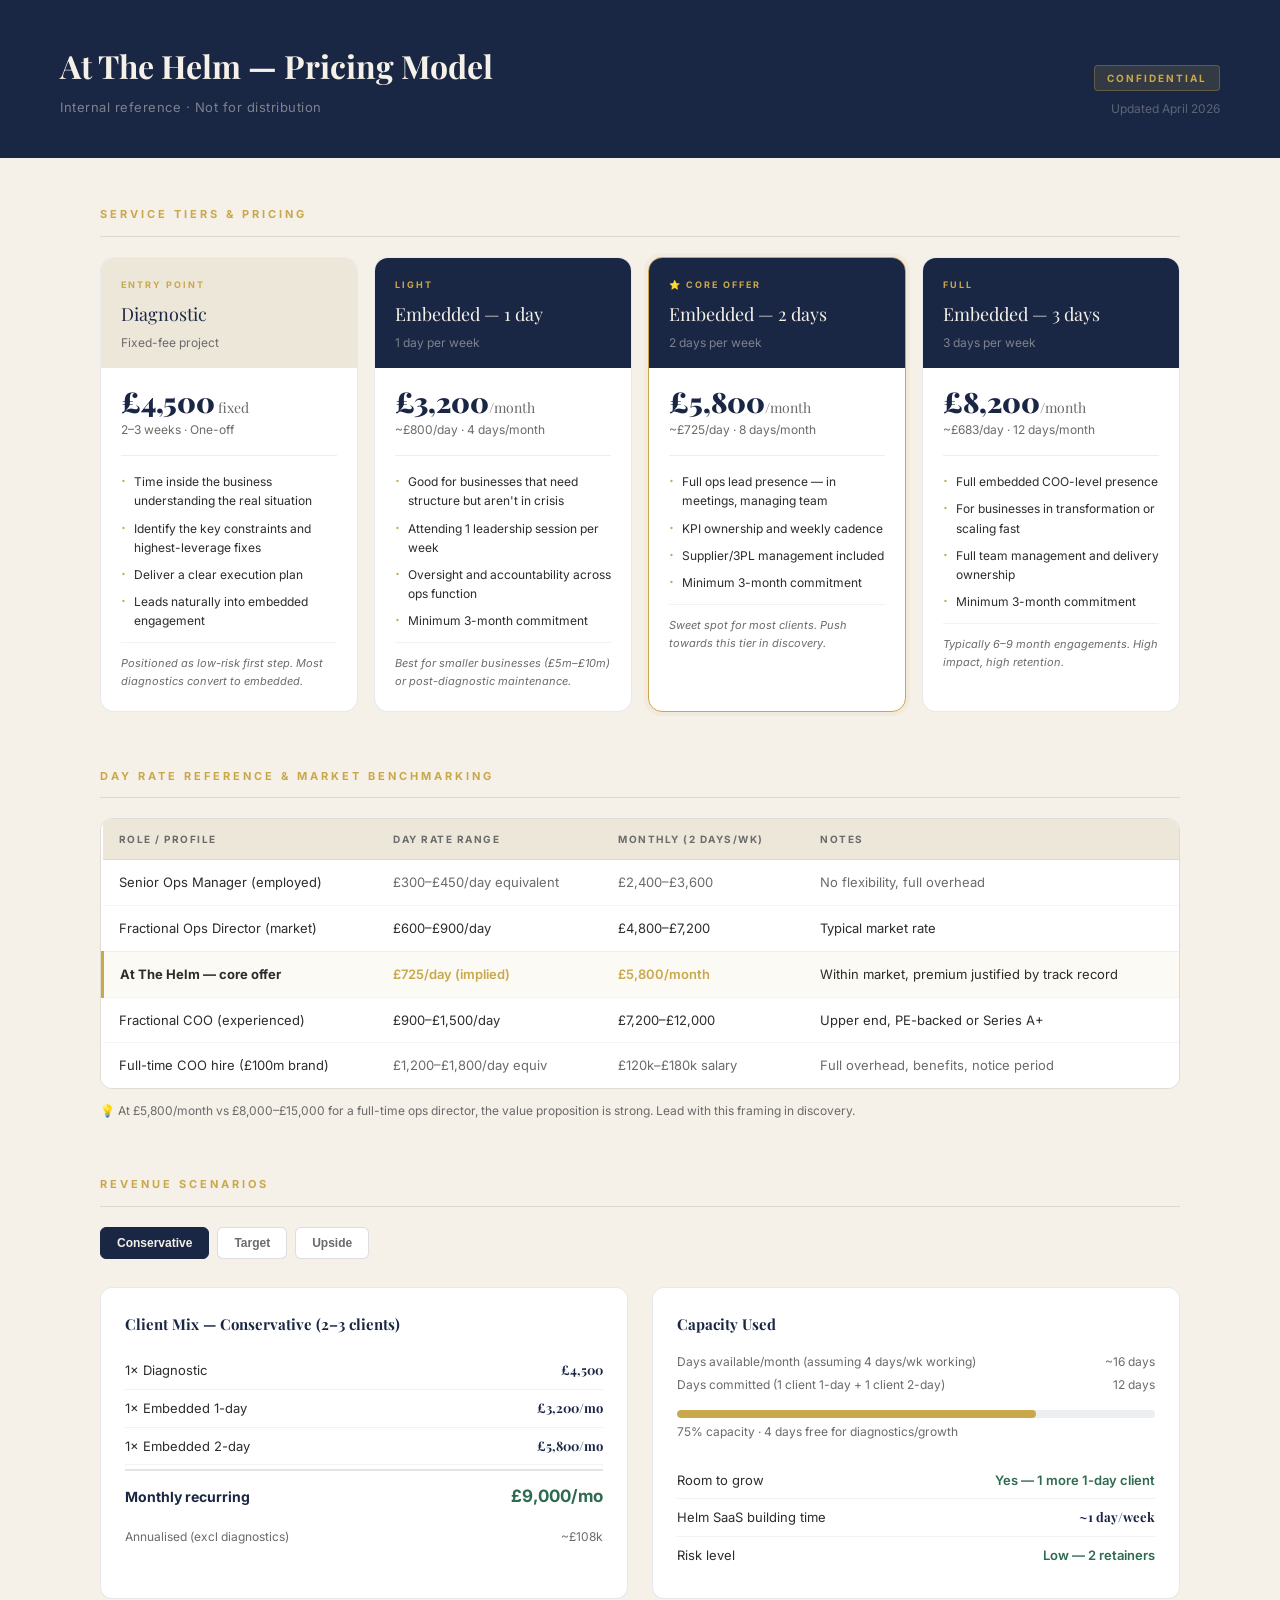
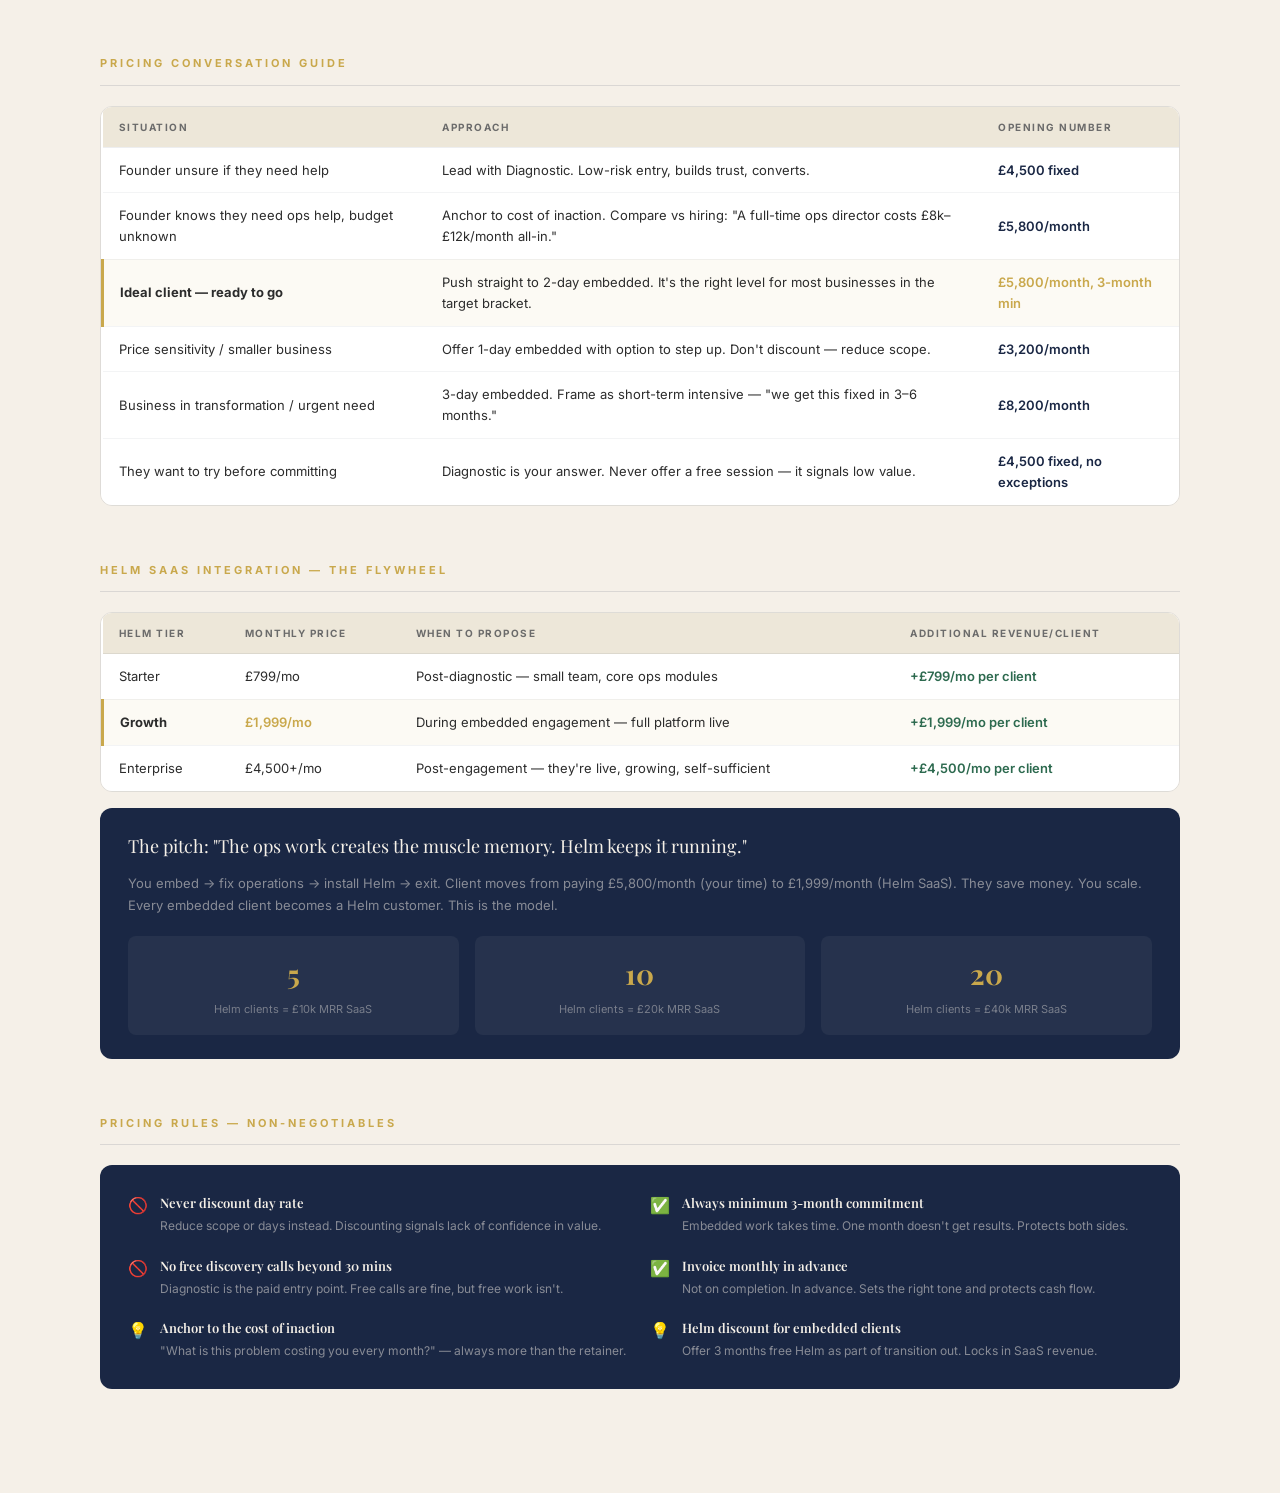
<file: pricing-model.html>
<!DOCTYPE html>
<html lang="en">
<head>
<meta charset="UTF-8"/>
<meta name="viewport" content="width=device-width, initial-scale=1.0"/>
<title>At The Helm — Pricing Model</title>
<link rel="preconnect" href="https://fonts.googleapis.com"/>
<link href="https://fonts.googleapis.com/css2?family=Playfair+Display:wght@400;700;900&family=Inter:wght@300;400;500;600&display=swap" rel="stylesheet"/>
<style>
  *,*::before,*::after{box-sizing:border-box;margin:0;padding:0;}
  :root{--cream:#F5F0E8;--cream-dark:#EDE7D9;--navy:#1a2744;--navy-light:#253560;--gold:#C9A84C;--charcoal:#2C2C2C;--muted:#6B6B6B;--green:#2D6A4F;--green-light:#e8f5ee;}
  body{font-family:'Inter',sans-serif;background:var(--cream);color:var(--charcoal);font-size:14px;line-height:1.6;}
  h1,h2,h3,h4{font-family:'Playfair Display',serif;}

  /* HEADER */
  .header{background:var(--navy);padding:40px 60px;display:flex;justify-content:space-between;align-items:flex-end;}
  .header-left h1{font-size:32px;color:var(--cream);margin-bottom:6px;}
  .header-left p{font-size:13px;color:rgba(245,240,232,0.45);letter-spacing:0.5px;}
  .header-right{font-size:12px;color:rgba(245,240,232,0.3);text-align:right;}
  .confidential-badge{background:rgba(201,168,76,0.15);border:1px solid rgba(201,168,76,0.3);color:var(--gold);font-size:10px;font-weight:700;letter-spacing:2px;text-transform:uppercase;padding:4px 12px;border-radius:4px;margin-bottom:8px;display:inline-block;}

  /* LAYOUT */
  .container{max-width:1200px;margin:0 auto;padding:48px 60px;}
  .section{margin-bottom:56px;}
  .section-title{font-size:11px;font-weight:700;letter-spacing:3px;text-transform:uppercase;color:var(--gold);margin-bottom:20px;padding-bottom:12px;border-bottom:1px solid rgba(26,39,68,0.12);}

  /* CARDS */
  .card{background:white;border-radius:12px;border:1px solid rgba(26,39,68,0.1);overflow:hidden;}
  .card-header{padding:20px 24px;border-bottom:1px solid rgba(26,39,68,0.08);}
  .card-body{padding:24px;}

  /* TIER GRID */
  .tier-grid{display:grid;grid-template-columns:repeat(4,1fr);gap:16px;}
  .tier{background:white;border-radius:14px;border:1.5px solid rgba(26,39,68,0.1);overflow:hidden;transition:border-color 0.2s;}
  .tier:hover{border-color:var(--gold);}
  .tier.featured{border-color:var(--gold);box-shadow:0 0 0 4px rgba(201,168,76,0.07);}
  .tier-header{padding:20px 20px 16px;background:var(--navy);}
  .tier-header.light{background:var(--cream-dark);}
  .tier-tag{font-size:9px;font-weight:700;letter-spacing:2px;text-transform:uppercase;color:var(--gold);margin-bottom:8px;}
  .tier-name{font-family:'Playfair Display',serif;font-size:18px;color:var(--cream);margin-bottom:4px;}
  .tier-header.light .tier-name{color:var(--navy);}
  .tier-sub{font-size:12px;color:rgba(245,240,232,0.45);}
  .tier-header.light .tier-sub{color:var(--muted);}
  .tier-body{padding:20px;}
  .tier-price{font-family:'Playfair Display',serif;font-size:28px;font-weight:900;color:var(--navy);line-height:1;margin-bottom:4px;}
  .tier-price span{font-size:14px;font-weight:400;color:var(--muted);}
  .tier-rate{font-size:12px;color:var(--muted);margin-bottom:16px;padding-bottom:16px;border-bottom:1px solid rgba(26,39,68,0.08);}
  .tier-details{display:flex;flex-direction:column;gap:8px;}
  .tier-detail{font-size:12px;color:var(--charcoal);display:flex;gap:8px;align-items:flex-start;}
  .tier-detail::before{content:'·';color:var(--gold);font-size:18px;line-height:1;flex-shrink:0;}
  .tier-note{font-size:11px;color:var(--muted);font-style:italic;margin-top:12px;padding-top:12px;border-top:1px solid rgba(26,39,68,0.06);}

  /* DAY RATE TABLE */
  .table-wrap{border-radius:12px;overflow:hidden;border:1px solid rgba(26,39,68,0.1);}
  table{width:100%;border-collapse:collapse;background:white;}
  th{padding:12px 16px;font-size:10px;font-weight:700;letter-spacing:1.5px;text-transform:uppercase;color:var(--muted);text-align:left;border-bottom:1.5px solid rgba(26,39,68,0.08);background:var(--cream-dark);}
  td{padding:12px 16px;font-size:13px;color:var(--charcoal);border-bottom:1px solid rgba(26,39,68,0.05);}
  tr:last-child td{border-bottom:none;}
  tr:hover td{background:rgba(201,168,76,0.03);}
  .num{font-family:'Playfair Display',serif;font-weight:700;}
  .green{color:var(--green);font-weight:600;}
  .gold{color:var(--gold);font-weight:600;}
  .navy{color:var(--navy);font-weight:600;}
  .muted{color:var(--muted);}
  .highlight-row td{background:rgba(201,168,76,0.06);}
  .highlight-row td:first-child{border-left:3px solid var(--gold);}

  /* REVENUE MODEL */
  .rev-grid{display:grid;grid-template-columns:1fr 1fr;gap:24px;}
  .rev-card{background:white;border-radius:12px;border:1px solid rgba(26,39,68,0.1);padding:24px;}
  .rev-card h3{font-size:15px;color:var(--navy);margin-bottom:16px;}
  .rev-row{display:flex;justify-content:space-between;align-items:center;padding:8px 0;border-bottom:1px solid rgba(26,39,68,0.06);font-size:13px;}
  .rev-row:last-child{border-bottom:none;}
  .rev-row.total{font-weight:700;font-size:14px;color:var(--navy);padding-top:12px;margin-top:4px;border-top:2px solid rgba(26,39,68,0.12);border-bottom:none;}
  .rev-row.total span:last-child{color:var(--green);font-size:17px;}
  .rev-label{color:var(--charcoal);}
  .rev-val{font-family:'Playfair Display',serif;font-weight:700;color:var(--navy);}

  /* CAPACITY */
  .capacity-bar{height:8px;background:rgba(26,39,68,0.08);border-radius:4px;margin:8px 0 4px;overflow:hidden;}
  .capacity-fill{height:100%;border-radius:4px;background:var(--gold);transition:width 0.5s;}
  .capacity-fill.green{background:var(--green);}

  /* NOTES */
  .notes{background:var(--navy);border-radius:12px;padding:28px;display:grid;grid-template-columns:1fr 1fr;gap:20px;}
  .note{display:flex;gap:12px;align-items:flex-start;}
  .note-icon{font-size:16px;flex-shrink:0;}
  .note-text h4{font-size:13px;font-weight:600;color:var(--cream);margin-bottom:3px;}
  .note-text p{font-size:12px;color:rgba(245,240,232,0.5);line-height:1.55;}

  /* TABS */
  .tab-bar{display:flex;gap:0;border-bottom:2px solid rgba(26,39,68,0.1);margin-bottom:32px;}
  .tab{padding:10px 20px;font-size:13px;font-weight:500;color:var(--muted);cursor:pointer;border-bottom:2px solid transparent;margin-bottom:-2px;transition:color 0.2s,border-color 0.2s;}
  .tab.active{color:var(--navy);border-bottom-color:var(--gold);}
  .tab-content{display:none;}
  .tab-content.active{display:block;}

  /* SCENARIO SWITCHER */
  .scenario-bar{display:flex;gap:8px;margin-bottom:28px;}
  .scenario-btn{padding:8px 16px;border-radius:6px;border:1.5px solid rgba(26,39,68,0.15);background:white;font-size:12px;font-weight:600;color:var(--muted);cursor:pointer;transition:all 0.2s;}
  .scenario-btn.active{background:var(--navy);color:var(--cream);border-color:var(--navy);}

  @media(max-width:900px){
    .tier-grid{grid-template-columns:1fr 1fr;}
    .rev-grid{grid-template-columns:1fr;}
    .notes{grid-template-columns:1fr;}
    .container{padding:32px 24px;}
    .header{padding:28px 24px;}
  }
</style>
</head>
<body>

<div class="header">
  <div class="header-left">
    <h1>At The Helm — Pricing Model</h1>
    <p>Internal reference · Not for distribution</p>
  </div>
  <div class="header-right">
    <div class="confidential-badge">Confidential</div>
    <div>Updated April 2026</div>
  </div>
</div>

<div class="container">

  <!-- SERVICE TIERS -->
  <div class="section">
    <div class="section-title">Service Tiers & Pricing</div>
    <div class="tier-grid">

      <div class="tier">
        <div class="tier-header light">
          <div class="tier-tag">Entry point</div>
          <div class="tier-name">Diagnostic</div>
          <div class="tier-sub">Fixed-fee project</div>
        </div>
        <div class="tier-body">
          <div class="tier-price">£4,500<span> fixed</span></div>
          <div class="tier-rate">2–3 weeks · One-off</div>
          <div class="tier-details">
            <div class="tier-detail">Time inside the business understanding the real situation</div>
            <div class="tier-detail">Identify the key constraints and highest-leverage fixes</div>
            <div class="tier-detail">Deliver a clear execution plan</div>
            <div class="tier-detail">Leads naturally into embedded engagement</div>
          </div>
          <div class="tier-note">Positioned as low-risk first step. Most diagnostics convert to embedded.</div>
        </div>
      </div>

      <div class="tier">
        <div class="tier-header">
          <div class="tier-tag">Light</div>
          <div class="tier-name">Embedded — 1 day</div>
          <div class="tier-sub">1 day per week</div>
        </div>
        <div class="tier-body">
          <div class="tier-price">£3,200<span>/month</span></div>
          <div class="tier-rate">~£800/day · 4 days/month</div>
          <div class="tier-details">
            <div class="tier-detail">Good for businesses that need structure but aren't in crisis</div>
            <div class="tier-detail">Attending 1 leadership session per week</div>
            <div class="tier-detail">Oversight and accountability across ops function</div>
            <div class="tier-detail">Minimum 3-month commitment</div>
          </div>
          <div class="tier-note">Best for smaller businesses (£5m–£10m) or post-diagnostic maintenance.</div>
        </div>
      </div>

      <div class="tier featured">
        <div class="tier-header">
          <div class="tier-tag">⭐ Core offer</div>
          <div class="tier-name">Embedded — 2 days</div>
          <div class="tier-sub">2 days per week</div>
        </div>
        <div class="tier-body">
          <div class="tier-price">£5,800<span>/month</span></div>
          <div class="tier-rate">~£725/day · 8 days/month</div>
          <div class="tier-details">
            <div class="tier-detail">Full ops lead presence — in meetings, managing team</div>
            <div class="tier-detail">KPI ownership and weekly cadence</div>
            <div class="tier-detail">Supplier/3PL management included</div>
            <div class="tier-detail">Minimum 3-month commitment</div>
          </div>
          <div class="tier-note">Sweet spot for most clients. Push towards this tier in discovery.</div>
        </div>
      </div>

      <div class="tier">
        <div class="tier-header">
          <div class="tier-tag">Full</div>
          <div class="tier-name">Embedded — 3 days</div>
          <div class="tier-sub">3 days per week</div>
        </div>
        <div class="tier-body">
          <div class="tier-price">£8,200<span>/month</span></div>
          <div class="tier-rate">~£683/day · 12 days/month</div>
          <div class="tier-details">
            <div class="tier-detail">Full embedded COO-level presence</div>
            <div class="tier-detail">For businesses in transformation or scaling fast</div>
            <div class="tier-detail">Full team management and delivery ownership</div>
            <div class="tier-detail">Minimum 3-month commitment</div>
          </div>
          <div class="tier-note">Typically 6–9 month engagements. High impact, high retention.</div>
        </div>
      </div>

    </div>
  </div>

  <!-- DAY RATE REFERENCE -->
  <div class="section">
    <div class="section-title">Day Rate Reference & Market Benchmarking</div>
    <div class="table-wrap">
      <table>
        <thead>
          <tr>
            <th>Role / Profile</th>
            <th>Day Rate Range</th>
            <th>Monthly (2 days/wk)</th>
            <th>Notes</th>
          </tr>
        </thead>
        <tbody>
          <tr><td>Senior Ops Manager (employed)</td><td class="muted">£300–£450/day equivalent</td><td class="muted">£2,400–£3,600</td><td class="muted">No flexibility, full overhead</td></tr>
          <tr><td>Fractional Ops Director (market)</td><td>£600–£900/day</td><td>£4,800–£7,200</td><td>Typical market rate</td></tr>
          <tr class="highlight-row">
            <td><strong>At The Helm — core offer</strong></td>
            <td class="gold">£725/day (implied)</td>
            <td class="gold">£5,800/month</td>
            <td>Within market, premium justified by track record</td>
          </tr>
          <tr><td>Fractional COO (experienced)</td><td>£900–£1,500/day</td><td>£7,200–£12,000</td><td>Upper end, PE-backed or Series A+</td></tr>
          <tr><td>Full-time COO hire (£100m brand)</td><td class="muted">£1,200–£1,800/day equiv</td><td class="muted">£120k–£180k salary</td><td class="muted">Full overhead, benefits, notice period</td></tr>
        </tbody>
      </table>
    </div>
    <p style="font-size:12px;color:var(--muted);margin-top:12px;">💡 At £5,800/month vs £8,000–£15,000 for a full-time ops director, the value proposition is strong. Lead with this framing in discovery.</p>
  </div>

  <!-- REVENUE MODEL -->
  <div class="section">
    <div class="section-title">Revenue Scenarios</div>

    <div class="scenario-bar">
      <button class="scenario-btn active" onclick="showScenario('conservative')">Conservative</button>
      <button class="scenario-btn" onclick="showScenario('target')">Target</button>
      <button class="scenario-btn" onclick="showScenario('upside')">Upside</button>
    </div>

    <!-- CONSERVATIVE -->
    <div id="scenario-conservative" class="tab-content active">
      <div class="rev-grid">
        <div class="rev-card">
          <h3>Client Mix — Conservative (2–3 clients)</h3>
          <div class="rev-row"><span class="rev-label">1× Diagnostic</span><span class="rev-val">£4,500</span></div>
          <div class="rev-row"><span class="rev-label">1× Embedded 1-day</span><span class="rev-val">£3,200/mo</span></div>
          <div class="rev-row"><span class="rev-label">1× Embedded 2-day</span><span class="rev-val">£5,800/mo</span></div>
          <div class="rev-row total"><span>Monthly recurring</span><span>£9,000/mo</span></div>
          <div class="rev-row" style="border-bottom:none;padding-top:8px;"><span class="rev-label" style="color:var(--muted);font-size:12px;">Annualised (excl diagnostics)</span><span style="color:var(--muted);font-size:12px;">~£108k</span></div>
        </div>
        <div class="rev-card">
          <h3>Capacity Used</h3>
          <div style="margin-bottom:16px;">
            <div style="display:flex;justify-content:space-between;font-size:12px;color:var(--muted);margin-bottom:4px;"><span>Days available/month (assuming 4 days/wk working)</span><span>~16 days</span></div>
            <div style="display:flex;justify-content:space-between;font-size:12px;color:var(--muted);margin-bottom:4px;"><span>Days committed (1 client 1-day + 1 client 2-day)</span><span>12 days</span></div>
          </div>
          <div class="capacity-bar"><div class="capacity-fill" style="width:75%;"></div></div>
          <div style="font-size:12px;color:var(--muted);margin-bottom:20px;">75% capacity · 4 days free for diagnostics/growth</div>
          <div class="rev-row"><span class="rev-label">Room to grow</span><span class="green">Yes — 1 more 1-day client</span></div>
          <div class="rev-row"><span class="rev-label">Helm SaaS building time</span><span class="rev-val">~1 day/week</span></div>
          <div class="rev-row" style="border-bottom:none;"><span class="rev-label">Risk level</span><span class="green">Low — 2 retainers</span></div>
        </div>
      </div>
    </div>

    <!-- TARGET -->
    <div id="scenario-target" class="tab-content">
      <div class="rev-grid">
        <div class="rev-card">
          <h3>Client Mix — Target (3–4 clients)</h3>
          <div class="rev-row"><span class="rev-label">1× Diagnostic (quarterly)</span><span class="rev-val">£4,500/qtr</span></div>
          <div class="rev-row"><span class="rev-label">1× Embedded 1-day</span><span class="rev-val">£3,200/mo</span></div>
          <div class="rev-row"><span class="rev-label">2× Embedded 2-day</span><span class="rev-val">£11,600/mo</span></div>
          <div class="rev-row total"><span>Monthly recurring</span><span>£14,800/mo</span></div>
          <div class="rev-row" style="border-bottom:none;padding-top:8px;"><span class="rev-label" style="color:var(--muted);font-size:12px;">Annualised</span><span style="color:var(--muted);font-size:12px;">~£177k + £18k diagnostics</span></div>
        </div>
        <div class="rev-card">
          <h3>Capacity Used</h3>
          <div class="capacity-bar"><div class="capacity-fill green" style="width:90%;"></div></div>
          <div style="font-size:12px;color:var(--muted);margin-bottom:20px;">~90% capacity — full but sustainable</div>
          <div class="rev-row"><span class="rev-label">Days committed</span><span class="rev-val">~20 days/month</span></div>
          <div class="rev-row"><span class="rev-label">Helm building time</span><span class="rev-val">Evenings / 1 free day</span></div>
          <div class="rev-row"><span class="rev-label">At this level, consider</span><span class="gold">Associate hire</span></div>
          <div class="rev-row" style="border-bottom:none;"><span class="rev-label">Risk level</span><span class="green">Low — diversified retainers</span></div>
        </div>
      </div>
    </div>

    <!-- UPSIDE -->
    <div id="scenario-upside" class="tab-content">
      <div class="rev-grid">
        <div class="rev-card">
          <h3>Client Mix — Upside (with associate)</h3>
          <div class="rev-row"><span class="rev-label">2× Diagnostics/quarter</span><span class="rev-val">£9,000/qtr</span></div>
          <div class="rev-row"><span class="rev-label">2× Embedded 2-day (you)</span><span class="rev-val">£11,600/mo</span></div>
          <div class="rev-row"><span class="rev-label">2× Embedded 2-day (associate)</span><span class="rev-val">£11,600/mo</span></div>
          <div class="rev-row" style="font-size:12px;color:var(--muted);"><span>Associate cost (£400/day × 16 days)</span><span>−£6,400/mo</span></div>
          <div class="rev-row total"><span>Net monthly</span><span>£16,800/mo</span></div>
          <div class="rev-row" style="border-bottom:none;padding-top:8px;"><span class="rev-label" style="color:var(--muted);font-size:12px;">Annualised net</span><span style="color:var(--muted);font-size:12px;">~£200k+ with Helm SaaS upside</span></div>
        </div>
        <div class="rev-card">
          <h3>At This Stage</h3>
          <div class="rev-row"><span class="rev-label">You focus on</span><span class="rev-val">Business development + Helm</span></div>
          <div class="rev-row"><span class="rev-label">Associate handles</span><span class="rev-val">Day-to-day embedded work</span></div>
          <div class="rev-row"><span class="rev-label">Helm installs per client</span><span class="gold">4+ paying accounts</span></div>
          <div class="rev-row"><span class="rev-label">Combined revenue potential</span><span class="green">£250k+</span></div>
          <div class="rev-row" style="border-bottom:none;"><span class="rev-label">This is the flywheel</span><span class="gold">COO → Helm → scale</span></div>
        </div>
      </div>
    </div>
  </div>

  <!-- PRICING CONVERSATIONS -->
  <div class="section">
    <div class="section-title">Pricing Conversation Guide</div>
    <div class="table-wrap">
      <table>
        <thead>
          <tr><th>Situation</th><th>Approach</th><th>Opening number</th></tr>
        </thead>
        <tbody>
          <tr>
            <td>Founder unsure if they need help</td>
            <td>Lead with Diagnostic. Low-risk entry, builds trust, converts.</td>
            <td class="navy">£4,500 fixed</td>
          </tr>
          <tr>
            <td>Founder knows they need ops help, budget unknown</td>
            <td>Anchor to cost of inaction. Compare vs hiring: "A full-time ops director costs £8k–£12k/month all-in."</td>
            <td class="navy">£5,800/month</td>
          </tr>
          <tr class="highlight-row">
            <td><strong>Ideal client — ready to go</strong></td>
            <td>Push straight to 2-day embedded. It's the right level for most businesses in the target bracket.</td>
            <td class="gold">£5,800/month, 3-month min</td>
          </tr>
          <tr>
            <td>Price sensitivity / smaller business</td>
            <td>Offer 1-day embedded with option to step up. Don't discount — reduce scope.</td>
            <td class="navy">£3,200/month</td>
          </tr>
          <tr>
            <td>Business in transformation / urgent need</td>
            <td>3-day embedded. Frame as short-term intensive — "we get this fixed in 3–6 months."</td>
            <td class="navy">£8,200/month</td>
          </tr>
          <tr>
            <td>They want to try before committing</td>
            <td>Diagnostic is your answer. Never offer a free session — it signals low value.</td>
            <td class="navy">£4,500 fixed, no exceptions</td>
          </tr>
        </tbody>
      </table>
    </div>
  </div>

  <!-- HELM INTEGRATION -->
  <div class="section">
    <div class="section-title">Helm SaaS Integration — The Flywheel</div>
    <div class="table-wrap" style="margin-bottom:16px;">
      <table>
        <thead>
          <tr><th>Helm Tier</th><th>Monthly Price</th><th>When to propose</th><th>Additional revenue/client</th></tr>
        </thead>
        <tbody>
          <tr><td>Starter</td><td>£799/mo</td><td>Post-diagnostic — small team, core ops modules</td><td class="green">+£799/mo per client</td></tr>
          <tr class="highlight-row"><td><strong>Growth</strong></td><td class="gold">£1,999/mo</td><td>During embedded engagement — full platform live</td><td class="green">+£1,999/mo per client</td></tr>
          <tr><td>Enterprise</td><td>£4,500+/mo</td><td>Post-engagement — they're live, growing, self-sufficient</td><td class="green">+£4,500/mo per client</td></tr>
        </tbody>
      </table>
    </div>
    <div style="background:var(--navy);border-radius:12px;padding:24px 28px;">
      <p style="font-family:'Playfair Display',serif;font-size:18px;color:var(--cream);margin-bottom:12px;">The pitch: "The ops work creates the muscle memory. Helm keeps it running."</p>
      <p style="font-size:13px;color:rgba(245,240,232,0.5);line-height:1.7;">You embed → fix operations → install Helm → exit. Client moves from paying £5,800/month (your time) to £1,999/month (Helm SaaS). They save money. You scale. Every embedded client becomes a Helm customer. This is the model.</p>
      <div style="display:grid;grid-template-columns:repeat(3,1fr);gap:16px;margin-top:20px;">
        <div style="text-align:center;padding:16px;background:rgba(245,240,232,0.05);border-radius:8px;">
          <div style="font-family:'Playfair Display',serif;font-size:28px;font-weight:700;color:var(--gold);">5</div>
          <div style="font-size:11px;color:rgba(245,240,232,0.4);margin-top:4px;">Helm clients = £10k MRR SaaS</div>
        </div>
        <div style="text-align:center;padding:16px;background:rgba(245,240,232,0.05);border-radius:8px;">
          <div style="font-family:'Playfair Display',serif;font-size:28px;font-weight:700;color:var(--gold);">10</div>
          <div style="font-size:11px;color:rgba(245,240,232,0.4);margin-top:4px;">Helm clients = £20k MRR SaaS</div>
        </div>
        <div style="text-align:center;padding:16px;background:rgba(245,240,232,0.05);border-radius:8px;">
          <div style="font-family:'Playfair Display',serif;font-size:28px;font-weight:700;color:var(--gold);">20</div>
          <div style="font-size:11px;color:rgba(245,240,232,0.4);margin-top:4px;">Helm clients = £40k MRR SaaS</div>
        </div>
      </div>
    </div>
  </div>

  <!-- RULES -->
  <div class="section">
    <div class="section-title">Pricing Rules — Non-Negotiables</div>
    <div class="notes">
      <div class="note"><span class="note-icon">🚫</span><div class="note-text"><h4>Never discount day rate</h4><p>Reduce scope or days instead. Discounting signals lack of confidence in value.</p></div></div>
      <div class="note"><span class="note-icon">✅</span><div class="note-text"><h4>Always minimum 3-month commitment</h4><p>Embedded work takes time. One month doesn't get results. Protects both sides.</p></div></div>
      <div class="note"><span class="note-icon">🚫</span><div class="note-text"><h4>No free discovery calls beyond 30 mins</h4><p>Diagnostic is the paid entry point. Free calls are fine, but free work isn't.</p></div></div>
      <div class="note"><span class="note-icon">✅</span><div class="note-text"><h4>Invoice monthly in advance</h4><p>Not on completion. In advance. Sets the right tone and protects cash flow.</p></div></div>
      <div class="note"><span class="note-icon">💡</span><div class="note-text"><h4>Anchor to the cost of inaction</h4><p>"What is this problem costing you every month?" — always more than the retainer.</p></div></div>
      <div class="note"><span class="note-icon">💡</span><div class="note-text"><h4>Helm discount for embedded clients</h4><p>Offer 3 months free Helm as part of transition out. Locks in SaaS revenue.</p></div></div>
    </div>
  </div>

</div>

<script>
function showScenario(id) {
  document.querySelectorAll('.tab-content').forEach(el => el.classList.remove('active'));
  document.querySelectorAll('.scenario-btn').forEach(el => el.classList.remove('active'));
  document.getElementById('scenario-' + id).classList.add('active');
  event.target.classList.add('active');
}
</script>
</body>
</html>
</file>
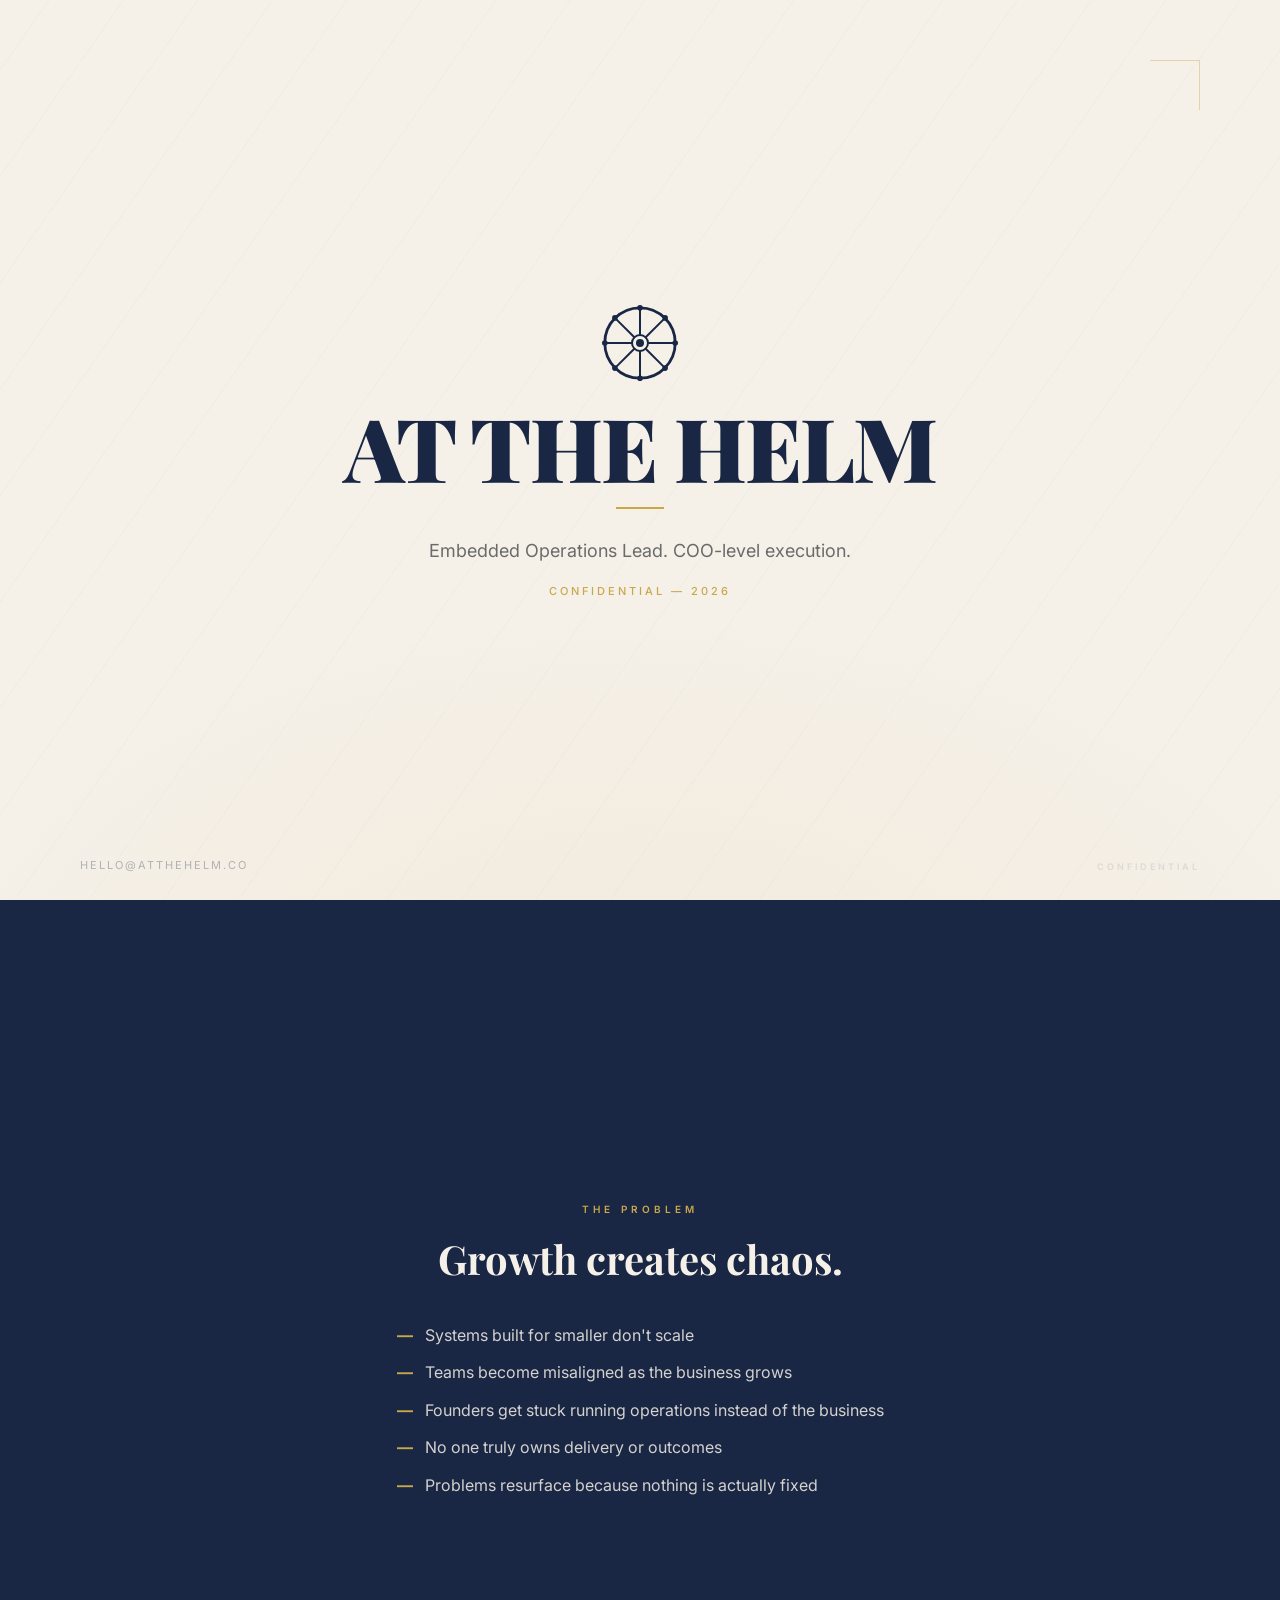
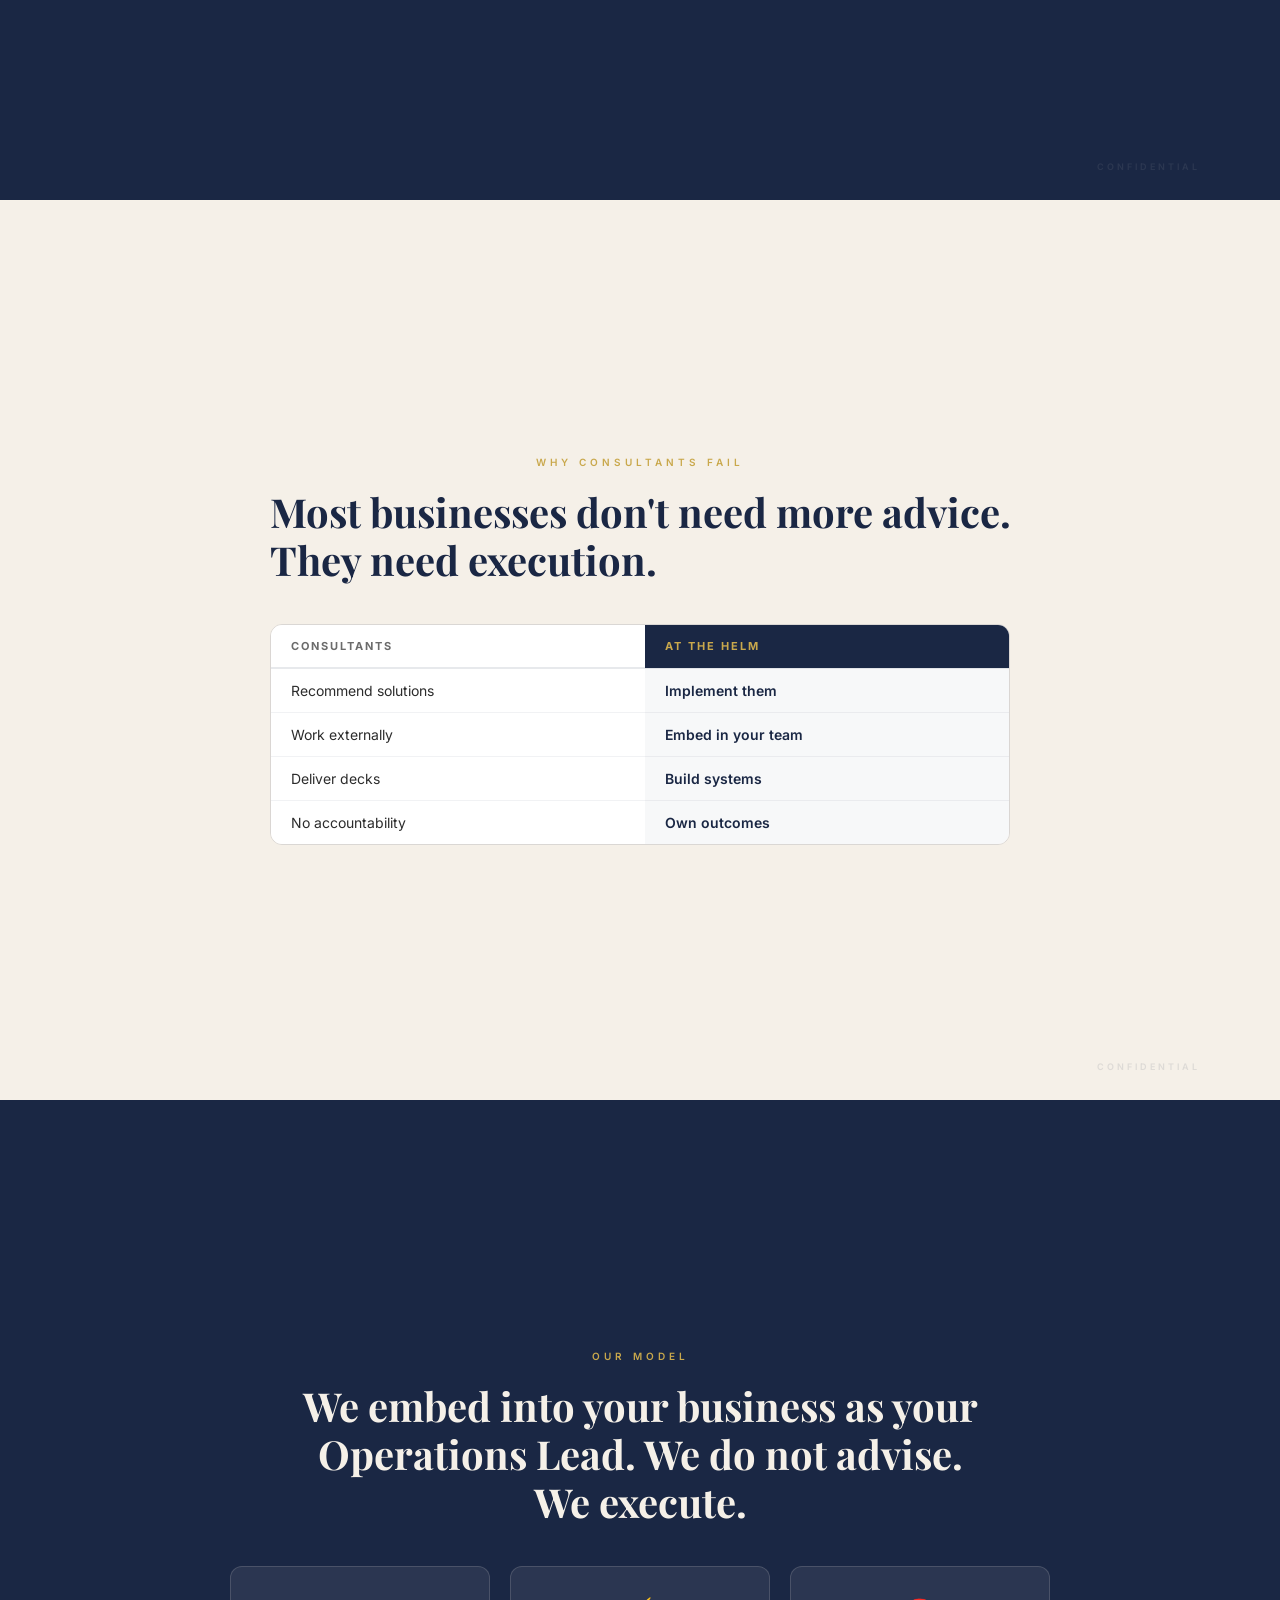
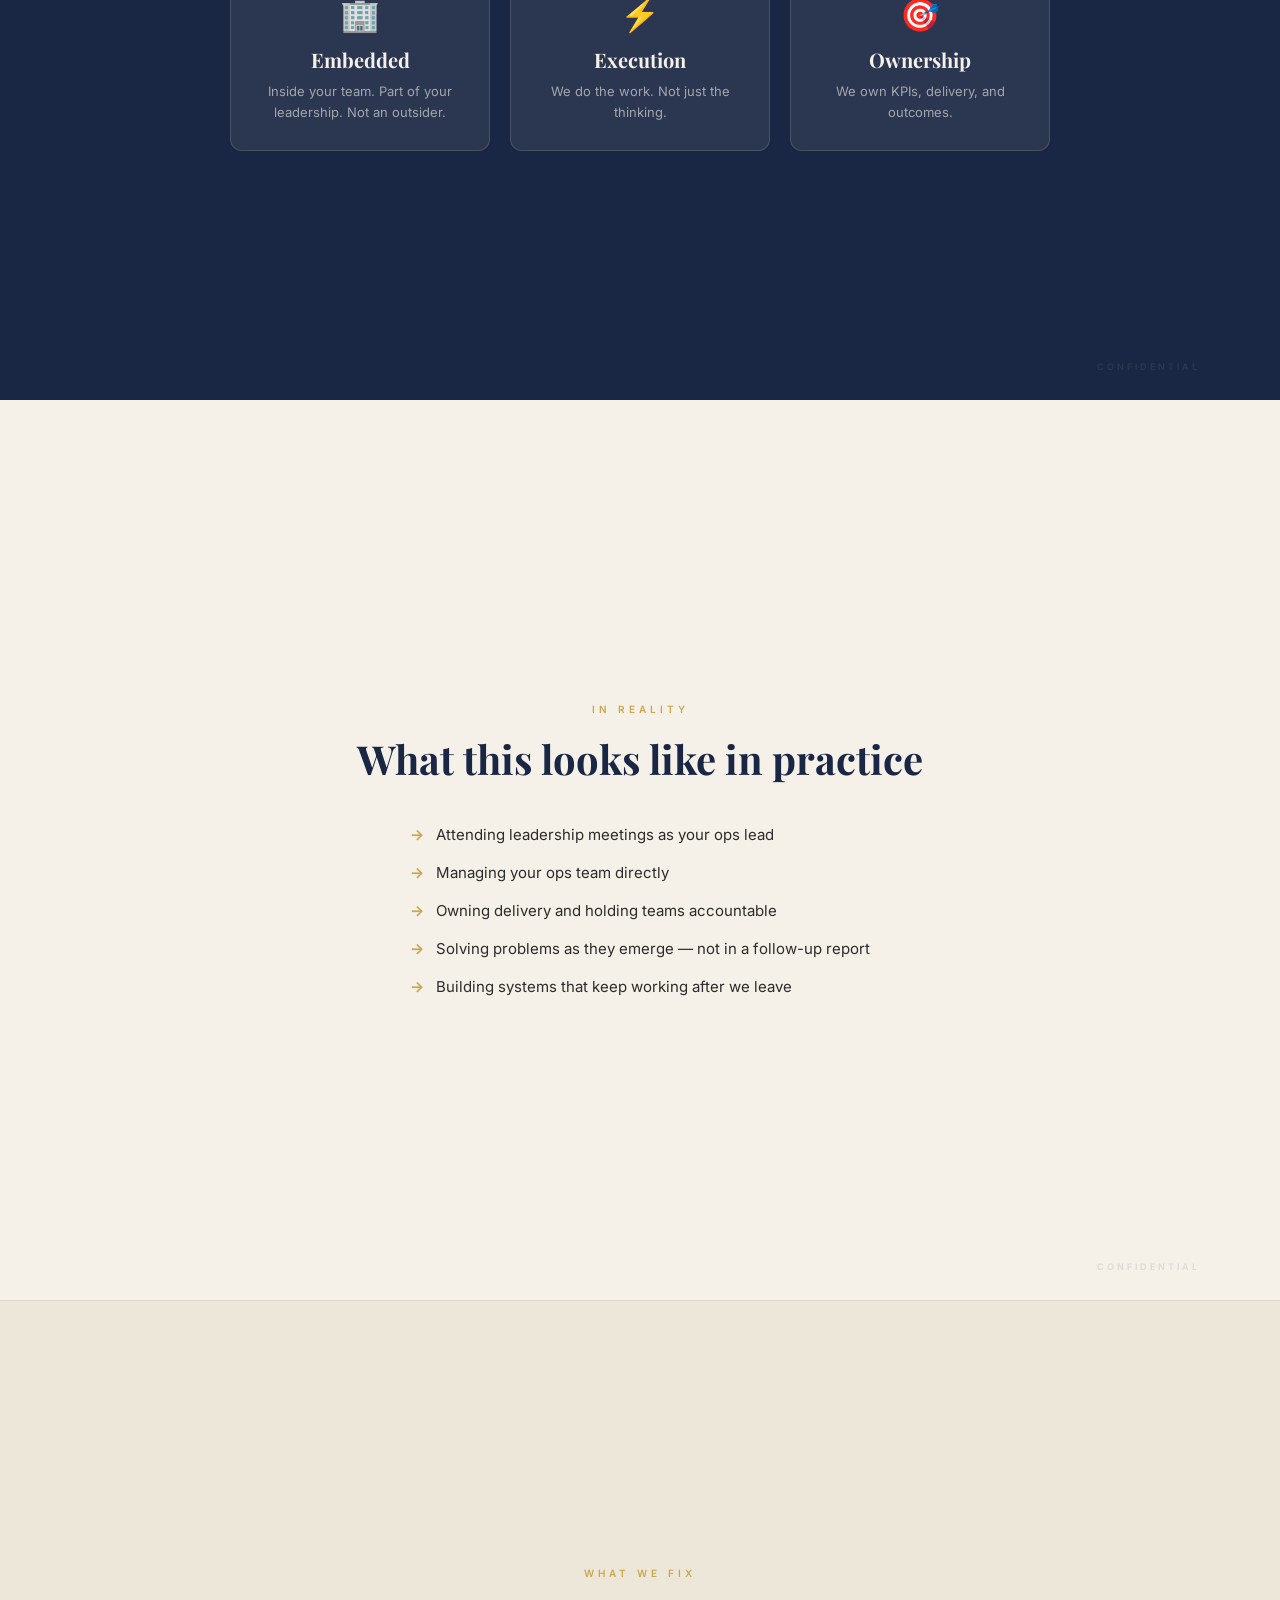
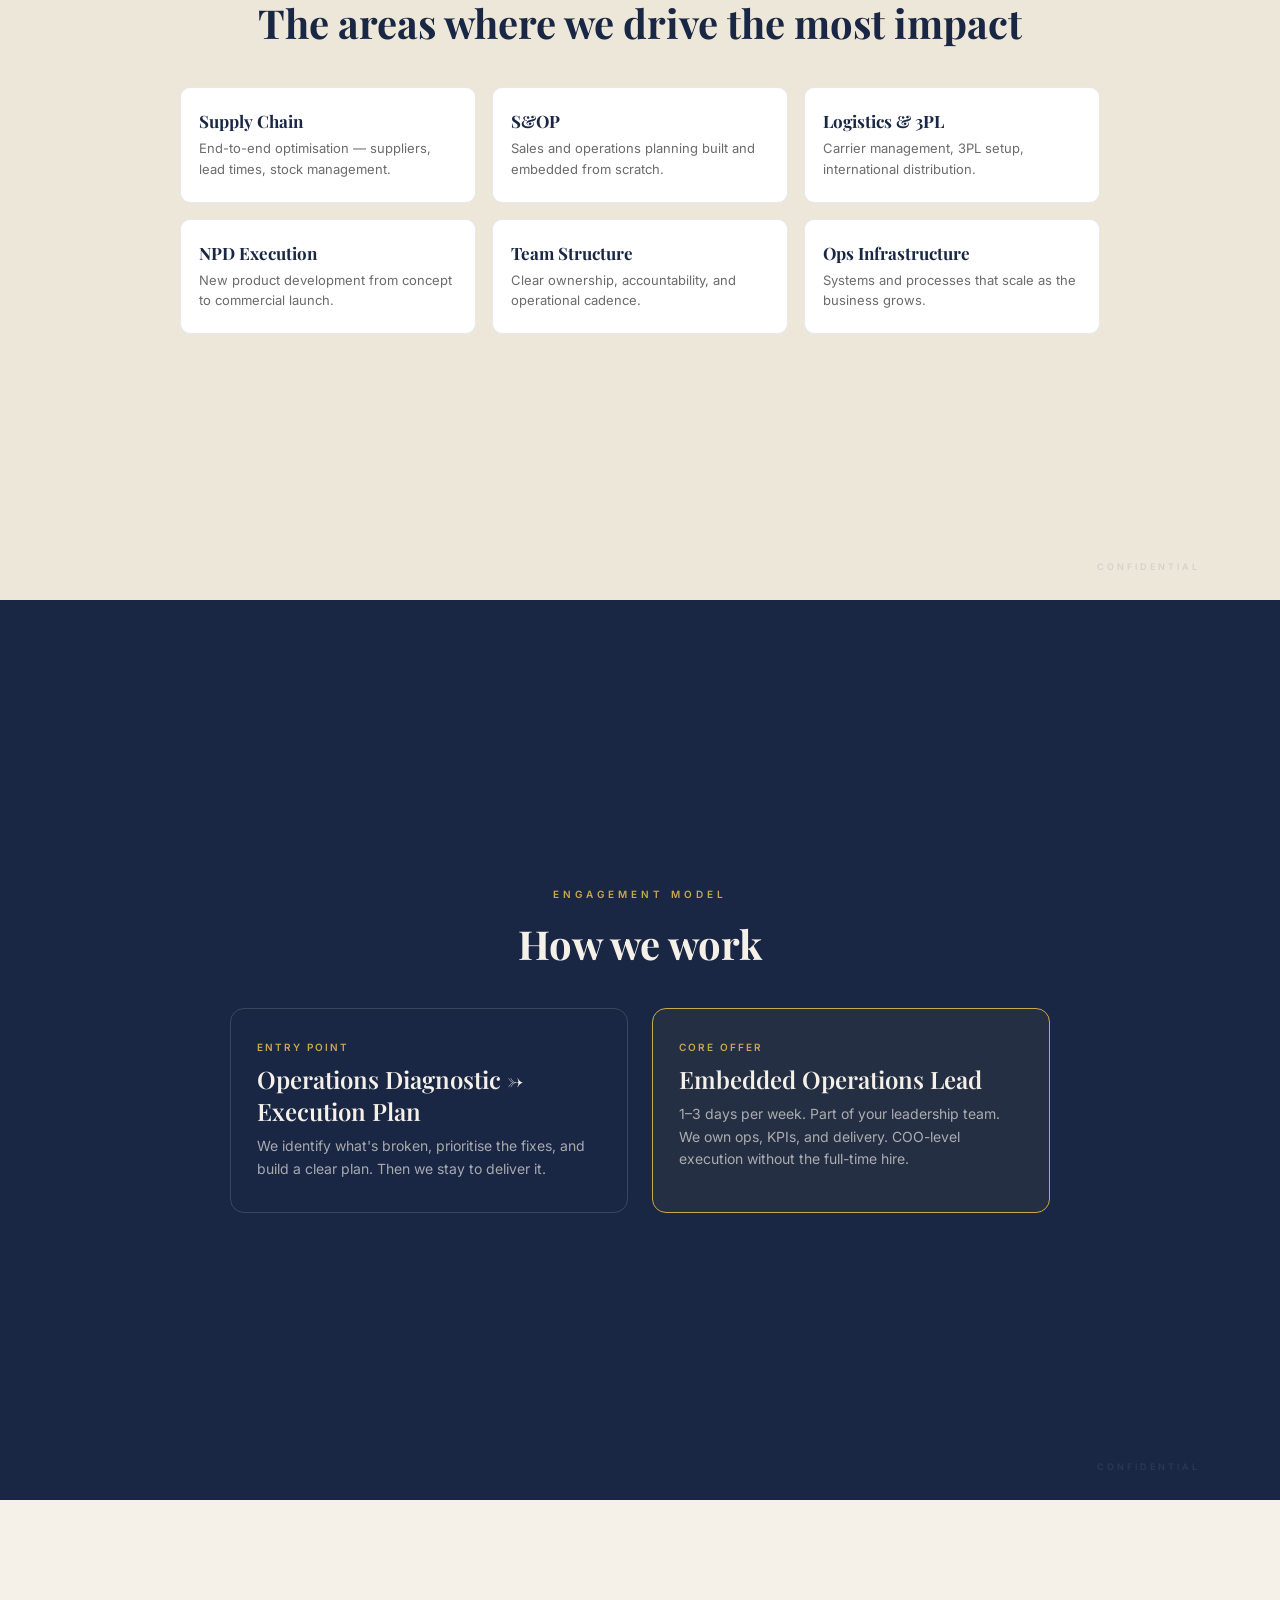
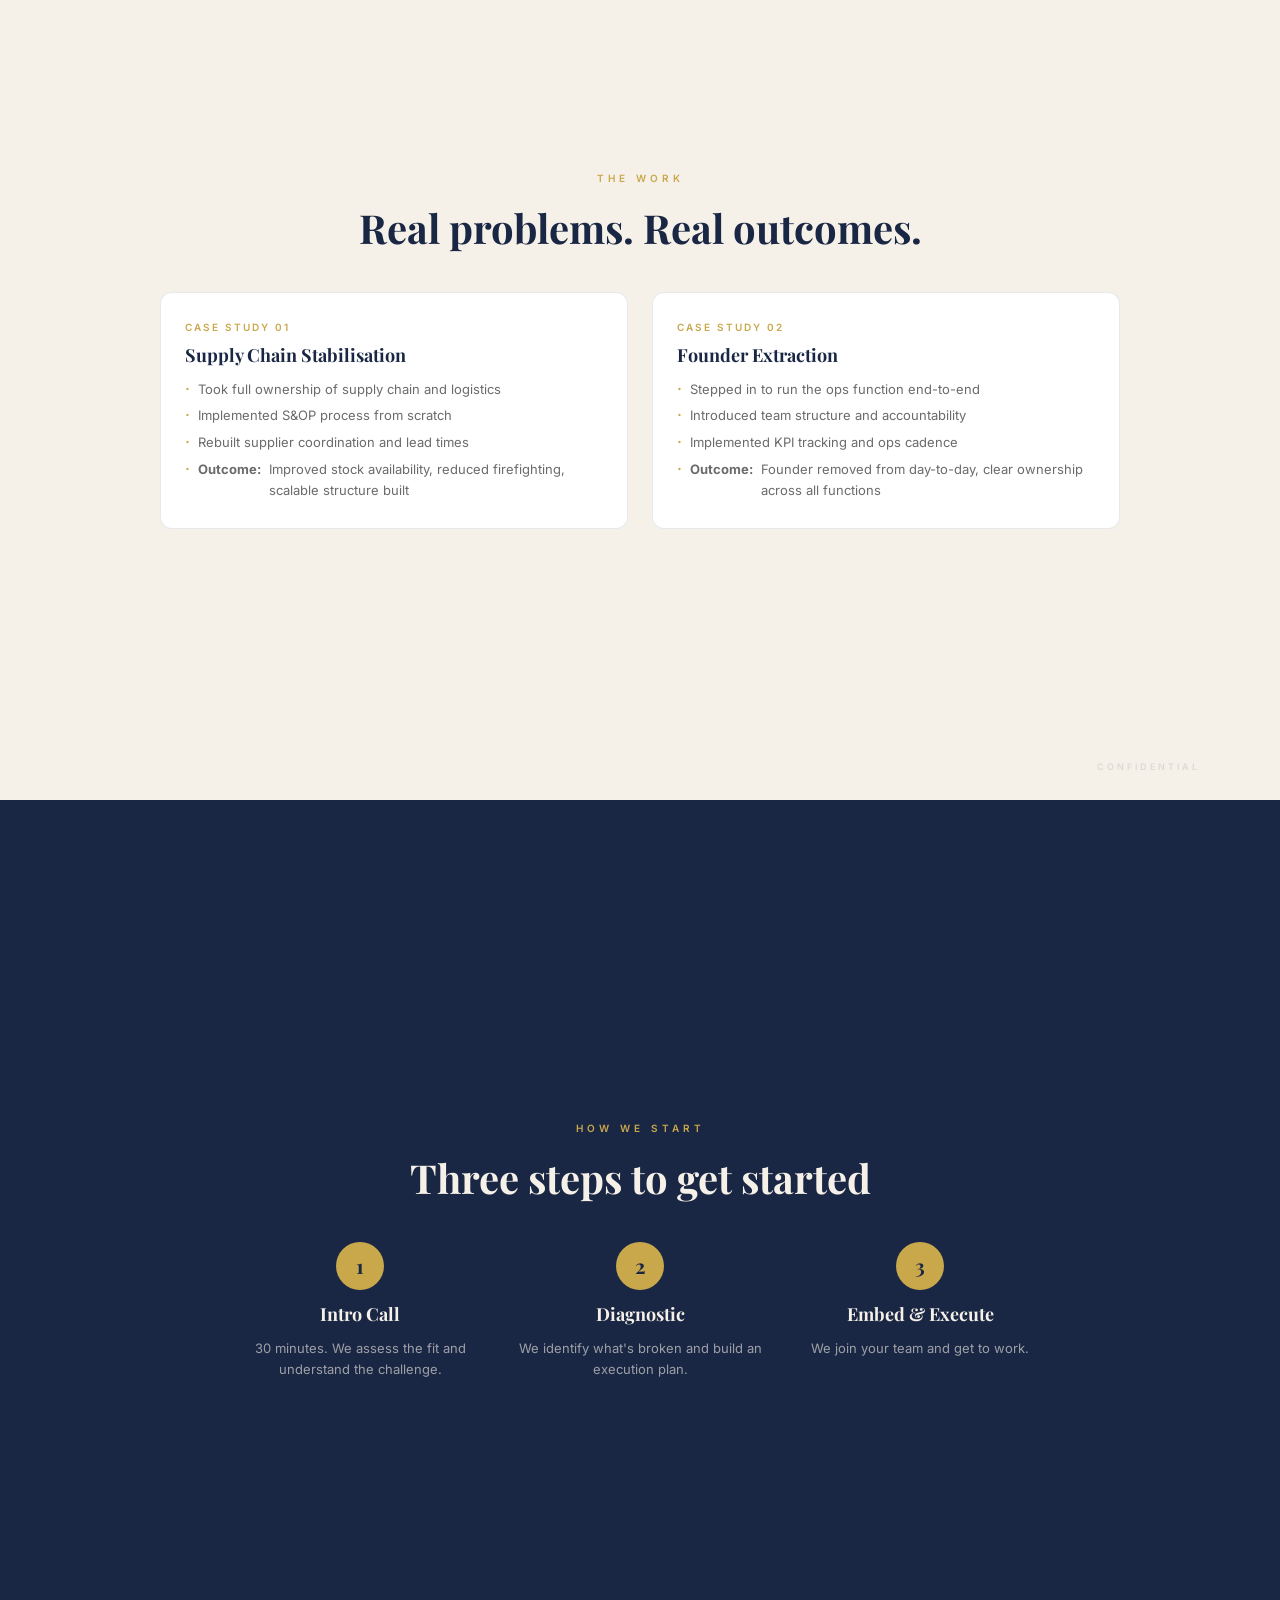
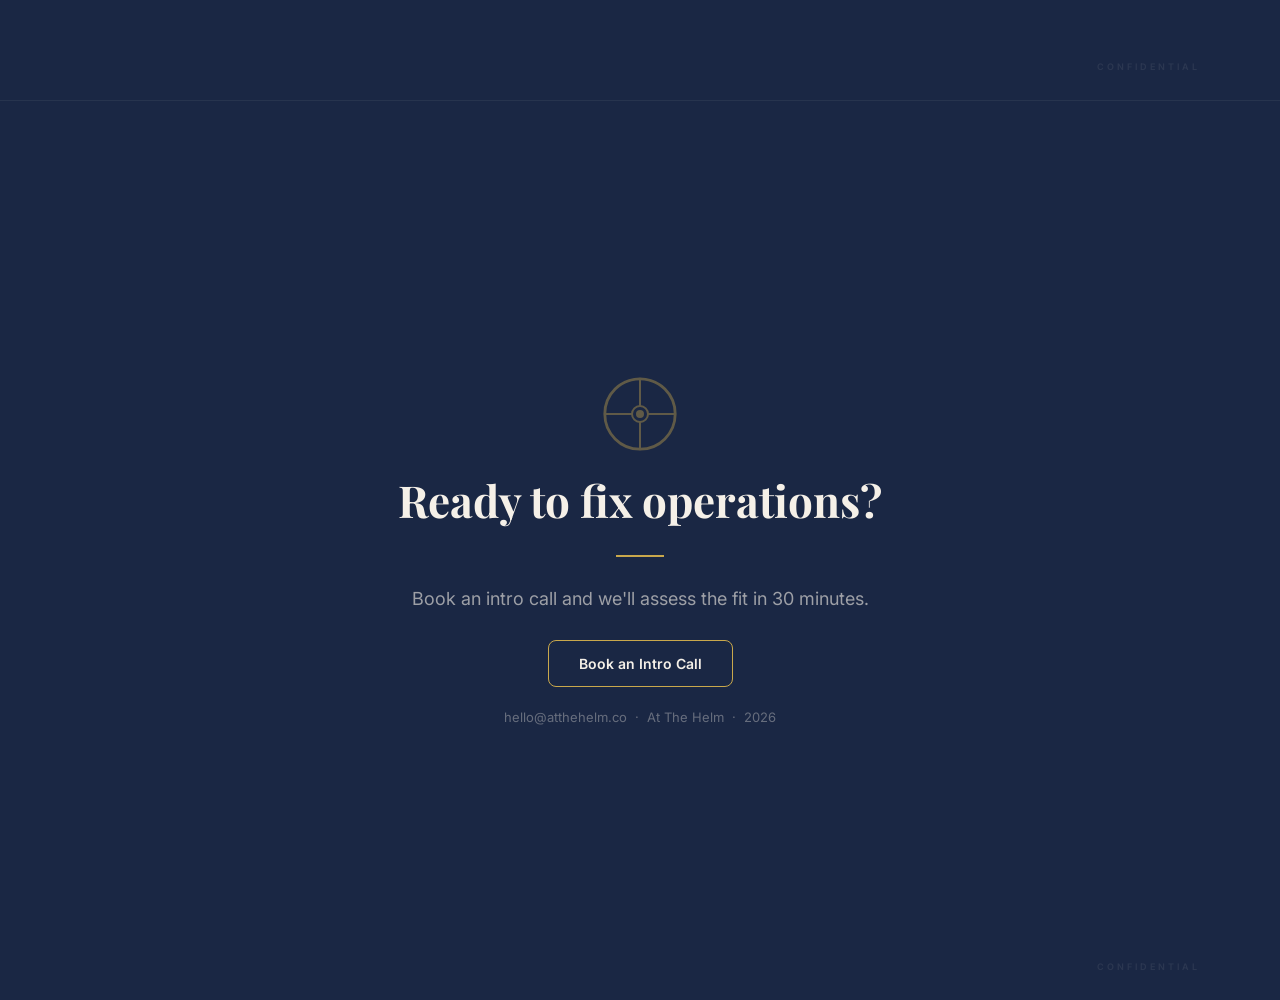
<file: deck/sales-deck.html>
<!DOCTYPE html>
<html lang="en">
<head>
<meta charset="UTF-8">
<meta name="viewport" content="width=device-width, initial-scale=1.0">
<title>At The Helm — Sales Deck</title>
<link rel="preconnect" href="https://fonts.googleapis.com">
<link rel="preconnect" href="https://fonts.gstatic.com" crossorigin>
<link href="https://fonts.googleapis.com/css2?family=Playfair+Display:ital,wght@0,400;0,600;0,700;0,900&family=Inter:wght@300;400;500;600&display=swap" rel="stylesheet">
<style>
  *, *::before, *::after { box-sizing: border-box; margin: 0; padding: 0; }
  :root {
    --cream: #F5F0E8; --cream-dark: #EDE7D9;
    --navy: #1a2744; --navy-light: #253560;
    --gold: #C9A84C; --gold-light: #E2C47A;
    --charcoal: #2C2C2C; --muted: #6B6B6B;
  }
  html, body { width: 100%; font-family: 'Inter', sans-serif; background: var(--navy); scroll-behavior: smooth; }
  .slide {
    position: relative; width: 100%; min-height: 100vh;
    display: flex; flex-direction: column;
    justify-content: center; align-items: center;
    padding: 80px; overflow: hidden;
  }
  .slide-cream { background: var(--cream); }
  .slide-navy { background: var(--navy); }
  .slide-cream-dark { background: var(--cream-dark); }
  .slide + .slide { border-top: 1px solid rgba(26,39,68,0.08); }
  .slide-navy + .slide { border-top: 1px solid rgba(245,240,232,0.06); }
  .slide::after {
    content: 'CONFIDENTIAL';
    position: absolute; bottom: 28px; right: 80px;
    font-size: 9px; font-weight: 600; letter-spacing: 3px;
    color: var(--navy); opacity: 0.1; pointer-events: none;
  }
  .slide-navy::after { color: var(--cream); opacity: 0.08; }

  /* Wheel */
  .helm-wheel { width: 80px; height: 80px; margin-bottom: 20px; }

  /* Typography */
  h1 { font-family: 'Playfair Display', serif; font-size: 88px; font-weight: 900; color: var(--navy); letter-spacing: -2px; line-height: 1; }
  h1.on-navy { color: var(--cream); }
  h2 { font-family: 'Playfair Display', serif; font-size: 40px; font-weight: 700; color: var(--navy); line-height: 1.2; margin-bottom: 12px; }
  h2.on-navy { color: var(--cream); }
  h3 { font-family: 'Playfair Display', serif; font-size: 24px; font-weight: 600; color: var(--navy); margin-bottom: 8px; }
  h3.on-navy { color: var(--cream); }
  p, li { font-size: 15px; color: var(--charcoal); line-height: 1.6; }
  p.on-navy, li.on-navy { color: rgba(245,240,232,0.8); }
  .subtitle { font-size: 18px; color: var(--muted); max-width: 600px; text-align: center; line-height: 1.5; margin-top: 12px; }
  .subtitle.on-navy { color: rgba(245,240,232,0.6); }
  .tag { font-size: 11px; font-weight: 500; letter-spacing: 3px; text-transform: uppercase; color: var(--gold); margin-top: 20px; }
  .section-label { font-size: 10px; font-weight: 600; letter-spacing: 4px; text-transform: uppercase; color: var(--gold); margin-bottom: 20px; display: block; }
  .divider { width: 48px; height: 2px; background: var(--gold); margin: 16px auto; }
  .divider.left { margin: 16px 0; }

  /* Cover */
  #slide-1 { background: var(--cream); text-align: center; }
  #slide-1 .cover-bg {
    position: absolute; inset: 0;
    background: radial-gradient(ellipse 80% 60% at 50% 110%, rgba(201,168,76,0.07) 0%, transparent 70%),
      repeating-linear-gradient(-55deg, transparent, transparent 60px, rgba(26,39,68,0.02) 60px, rgba(26,39,68,0.02) 61px);
    pointer-events: none;
  }
  #slide-1 .cover-content { position: relative; z-index: 1; display: flex; flex-direction: column; align-items: center; }
  #slide-1 .corner { position: absolute; top: 60px; right: 80px; width: 50px; height: 50px; border-top: 1.5px solid var(--gold); border-right: 1.5px solid var(--gold); opacity: 0.4; }
  #slide-1 .powered { position: absolute; bottom: 28px; left: 80px; font-size: 11px; letter-spacing: 2px; color: var(--navy); opacity: 0.3; text-transform: uppercase; }

  /* Problem bullets */
  .prob-list { list-style: none; padding: 0; max-width: 520px; margin-top: 28px; display: flex; flex-direction: column; gap: 12px; }
  .prob-list li { display: flex; gap: 12px; align-items: flex-start; font-size: 16px; color: rgba(245,240,232,0.85); }
  .prob-list li::before { content: '—'; color: var(--gold); font-weight: 700; flex-shrink: 0; }

  /* Compare table */
  .comp-wrap { overflow: hidden; border-radius: 12px; border: 1px solid rgba(26,39,68,0.12); max-width: 740px; width: 100%; margin-top: 28px; }
  .comp-table { width: 100%; border-collapse: collapse; background: white; }
  .comp-table th { padding: 14px 20px; font-size: 11px; font-weight: 700; letter-spacing: 2px; text-transform: uppercase; text-align: left; border-bottom: 2px solid rgba(26,39,68,0.1); }
  .comp-table th:first-child { color: var(--muted); }
  .comp-table th:last-child { background: var(--navy); color: var(--gold); }
  .comp-table td { padding: 13px 20px; font-size: 14px; color: var(--charcoal); border-bottom: 1px solid rgba(26,39,68,0.06); }
  .comp-table td:last-child { background: rgba(26,39,68,0.03); font-weight: 600; color: var(--navy); }
  .comp-table tr:last-child td { border-bottom: none; }

  /* Pillars */
  .pillars { display: grid; grid-template-columns: repeat(3,1fr); gap: 20px; max-width: 820px; width: 100%; margin-top: 28px; }
  .pillar { background: rgba(245,240,232,0.08); border: 1px solid rgba(245,240,232,0.15); border-radius: 12px; padding: 28px 22px; text-align: center; }
  .pillar-icon { font-size: 32px; margin-bottom: 12px; }
  .pillar h4 { font-family: 'Playfair Display', serif; font-size: 20px; color: var(--cream); margin-bottom: 8px; }
  .pillar p { font-size: 13px; color: rgba(245,240,232,0.6); }

  /* Reality list */
  .reality-list { list-style: none; padding: 0; max-width: 600px; margin-top: 28px; display: flex; flex-direction: column; gap: 14px; }
  .reality-list li { display: flex; gap: 12px; font-size: 15px; color: var(--charcoal); }
  .reality-list li::before { content: '→'; color: var(--gold); font-weight: 700; flex-shrink: 0; }

  /* Fix grid */
  .fix-grid { display: grid; grid-template-columns: repeat(3,1fr); gap: 16px; max-width: 920px; width: 100%; margin-top: 28px; }
  .fix-card { background: white; border: 1px solid rgba(26,39,68,0.1); border-radius: 10px; padding: 22px 18px; }
  .fix-card h4 { font-family: 'Playfair Display', serif; font-size: 17px; color: var(--navy); margin-bottom: 6px; }
  .fix-card p { font-size: 13px; color: var(--muted); }

  /* Engagement */
  .engage-row { display: grid; grid-template-columns: 1fr 1fr; gap: 24px; max-width: 820px; width: 100%; margin-top: 28px; }
  .engage-card { border: 1.5px solid rgba(245,240,232,0.15); border-radius: 14px; padding: 32px 26px; }
  .engage-card.featured { border-color: var(--gold); background: rgba(201,168,76,0.06); }
  .engage-card h3 { color: var(--cream); margin-bottom: 8px; }
  .engage-card p { color: rgba(245,240,232,0.65); font-size: 14px; }
  .engage-card .engage-tag { font-size: 10px; letter-spacing: 2px; text-transform: uppercase; color: var(--gold); font-weight: 600; margin-bottom: 10px; display: block; }

  /* Case study cards */
  .cs-row { display: grid; grid-template-columns: 1fr 1fr; gap: 24px; max-width: 960px; width: 100%; margin-top: 28px; }
  .cs-card { background: white; border: 1px solid rgba(26,39,68,0.1); border-radius: 12px; padding: 28px 24px; }
  .cs-card .cs-tag { font-size: 10px; letter-spacing: 2px; text-transform: uppercase; color: var(--gold); font-weight: 600; display: block; margin-bottom: 10px; }
  .cs-card h4 { font-family: 'Playfair Display', serif; font-size: 18px; color: var(--navy); margin-bottom: 12px; }
  .cs-card ul { list-style: none; padding: 0; display: flex; flex-direction: column; gap: 6px; }
  .cs-card ul li { font-size: 13px; color: var(--muted); display: flex; gap: 8px; }
  .cs-card ul li::before { content: '·'; color: var(--gold); font-size: 18px; line-height: 1.1; flex-shrink: 0; }

  /* Steps */
  .steps-row { display: grid; grid-template-columns: repeat(3,1fr); gap: 20px; max-width: 820px; width: 100%; margin-top: 28px; }
  .step { display: flex; flex-direction: column; align-items: center; text-align: center; gap: 12px; }
  .step-num { width: 48px; height: 48px; border-radius: 50%; background: var(--gold); display: flex; align-items: center; justify-content: center; font-family: 'Playfair Display', serif; font-size: 20px; font-weight: 700; color: var(--navy); }
  .step h4 { font-family: 'Playfair Display', serif; font-size: 18px; color: var(--cream); }
  .step p { font-size: 13px; color: rgba(245,240,232,0.6); }

  /* CTA slide */
  .demo-btn { display: inline-flex; align-items: center; gap: 8px; margin-top: 28px; padding: 14px 30px; background: transparent; color: var(--cream); border-radius: 8px; font-size: 14px; font-weight: 600; border: 1.5px solid var(--gold); transition: background 0.2s, color 0.2s; text-decoration: none; }
  .demo-btn:hover { background: var(--gold); color: var(--navy); }

  @media (max-width: 768px) {
    .slide { padding: 60px 28px; }
    h1 { font-size: 56px; }
    h2 { font-size: 28px; }
    .pillars, .fix-grid, .steps-row, .cs-row, .engage-row { grid-template-columns: 1fr; }
  }
</style>
</head>
<body>

<!-- SLIDE 1 — COVER -->
<div class="slide slide-cream" id="slide-1">
  <div class="cover-bg"></div>
  <div class="corner"></div>
  <div class="cover-content">
    <svg class="helm-wheel" viewBox="0 0 100 100" fill="none" xmlns="http://www.w3.org/2000/svg">
      <circle cx="50" cy="50" r="44" stroke="#1a2744" stroke-width="3.5"/>
      <circle cx="50" cy="50" r="10" stroke="#1a2744" stroke-width="2.5"/>
      <circle cx="50" cy="50" r="5" fill="#1a2744"/>
      <line x1="50" y1="40" x2="50" y2="6" stroke="#1a2744" stroke-width="2.5" stroke-linecap="round"/>
      <line x1="50" y1="60" x2="50" y2="94" stroke="#1a2744" stroke-width="2.5" stroke-linecap="round"/>
      <line x1="40" y1="50" x2="6" y2="50" stroke="#1a2744" stroke-width="2.5" stroke-linecap="round"/>
      <line x1="60" y1="50" x2="94" y2="50" stroke="#1a2744" stroke-width="2.5" stroke-linecap="round"/>
      <line x1="42.9" y1="42.9" x2="18.6" y2="18.6" stroke="#1a2744" stroke-width="2.5" stroke-linecap="round"/>
      <line x1="57.1" y1="57.1" x2="81.4" y2="81.4" stroke="#1a2744" stroke-width="2.5" stroke-linecap="round"/>
      <line x1="57.1" y1="42.9" x2="81.4" y2="18.6" stroke="#1a2744" stroke-width="2.5" stroke-linecap="round"/>
      <line x1="42.9" y1="57.1" x2="18.6" y2="81.4" stroke="#1a2744" stroke-width="2.5" stroke-linecap="round"/>
      <circle cx="50" cy="6" r="3.5" fill="#1a2744"/><circle cx="50" cy="94" r="3.5" fill="#1a2744"/>
      <circle cx="6" cy="50" r="3.5" fill="#1a2744"/><circle cx="94" cy="50" r="3.5" fill="#1a2744"/>
      <circle cx="18.6" cy="18.6" r="3.5" fill="#1a2744"/><circle cx="81.4" cy="81.4" r="3.5" fill="#1a2744"/>
      <circle cx="81.4" cy="18.6" r="3.5" fill="#1a2744"/><circle cx="18.6" cy="81.4" r="3.5" fill="#1a2744"/>
    </svg>
    <h1>AT THE HELM</h1>
    <div class="divider"></div>
    <p class="subtitle">Embedded Operations Lead. COO-level execution.</p>
    <span class="tag">Confidential — 2026</span>
  </div>
  <div class="powered">hello@atthehelm.co</div>
</div>

<!-- SLIDE 2 — THE PROBLEM -->
<div class="slide slide-navy" id="slide-2">
  <span class="section-label">The Problem</span>
  <h2 class="on-navy">Growth creates chaos.</h2>
  <ul class="prob-list">
    <li class="on-navy">Systems built for smaller don't scale</li>
    <li class="on-navy">Teams become misaligned as the business grows</li>
    <li class="on-navy">Founders get stuck running operations instead of the business</li>
    <li class="on-navy">No one truly owns delivery or outcomes</li>
    <li class="on-navy">Problems resurface because nothing is actually fixed</li>
  </ul>
</div>

<!-- SLIDE 3 — WHY CONSULTANTS FAIL -->
<div class="slide slide-cream" id="slide-3">
  <span class="section-label">Why Consultants Fail</span>
  <h2>Most businesses don't need more advice.<br>They need execution.</h2>
  <div class="comp-wrap">
    <table class="comp-table">
      <thead>
        <tr><th>Consultants</th><th>At The Helm</th></tr>
      </thead>
      <tbody>
        <tr><td>Recommend solutions</td><td>Implement them</td></tr>
        <tr><td>Work externally</td><td>Embed in your team</td></tr>
        <tr><td>Deliver decks</td><td>Build systems</td></tr>
        <tr><td>No accountability</td><td>Own outcomes</td></tr>
      </tbody>
    </table>
  </div>
</div>

<!-- SLIDE 4 — OUR MODEL -->
<div class="slide slide-navy" id="slide-4">
  <span class="section-label">Our Model</span>
  <h2 class="on-navy" style="text-align:center; max-width:700px;">We embed into your business as your Operations Lead. We do not advise. We execute.</h2>
  <div class="pillars">
    <div class="pillar">
      <div class="pillar-icon">🏢</div>
      <h4>Embedded</h4>
      <p>Inside your team. Part of your leadership. Not an outsider.</p>
    </div>
    <div class="pillar">
      <div class="pillar-icon">⚡</div>
      <h4>Execution</h4>
      <p>We do the work. Not just the thinking.</p>
    </div>
    <div class="pillar">
      <div class="pillar-icon">🎯</div>
      <h4>Ownership</h4>
      <p>We own KPIs, delivery, and outcomes.</p>
    </div>
  </div>
</div>

<!-- SLIDE 5 — WHAT THIS LOOKS LIKE -->
<div class="slide slide-cream" id="slide-5">
  <span class="section-label">In Reality</span>
  <h2>What this looks like in practice</h2>
  <ul class="reality-list">
    <li>Attending leadership meetings as your ops lead</li>
    <li>Managing your ops team directly</li>
    <li>Owning delivery and holding teams accountable</li>
    <li>Solving problems as they emerge — not in a follow-up report</li>
    <li>Building systems that keep working after we leave</li>
  </ul>
</div>

<!-- SLIDE 6 — WHAT WE FIX -->
<div class="slide slide-cream-dark" id="slide-6">
  <span class="section-label">What We Fix</span>
  <h2>The areas where we drive the most impact</h2>
  <div class="fix-grid">
    <div class="fix-card"><h4>Supply Chain</h4><p>End-to-end optimisation — suppliers, lead times, stock management.</p></div>
    <div class="fix-card"><h4>S&OP</h4><p>Sales and operations planning built and embedded from scratch.</p></div>
    <div class="fix-card"><h4>Logistics & 3PL</h4><p>Carrier management, 3PL setup, international distribution.</p></div>
    <div class="fix-card"><h4>NPD Execution</h4><p>New product development from concept to commercial launch.</p></div>
    <div class="fix-card"><h4>Team Structure</h4><p>Clear ownership, accountability, and operational cadence.</p></div>
    <div class="fix-card"><h4>Ops Infrastructure</h4><p>Systems and processes that scale as the business grows.</p></div>
  </div>
</div>

<!-- SLIDE 7 — ENGAGEMENT MODEL -->
<div class="slide slide-navy" id="slide-7">
  <span class="section-label">Engagement Model</span>
  <h2 class="on-navy">How we work</h2>
  <div class="engage-row">
    <div class="engage-card">
      <span class="engage-tag">Entry Point</span>
      <h3>Operations Diagnostic → Execution Plan</h3>
      <p>We identify what's broken, prioritise the fixes, and build a clear plan. Then we stay to deliver it.</p>
    </div>
    <div class="engage-card featured">
      <span class="engage-tag">Core Offer</span>
      <h3>Embedded Operations Lead</h3>
      <p>1–3 days per week. Part of your leadership team. We own ops, KPIs, and delivery. COO-level execution without the full-time hire.</p>
    </div>
  </div>
</div>

<!-- SLIDE 8 — CASE STUDIES -->
<div class="slide slide-cream" id="slide-8">
  <span class="section-label">The Work</span>
  <h2>Real problems. Real outcomes.</h2>
  <div class="cs-row">
    <div class="cs-card">
      <span class="cs-tag">Case Study 01</span>
      <h4>Supply Chain Stabilisation</h4>
      <ul>
        <li>Took full ownership of supply chain and logistics</li>
        <li>Implemented S&OP process from scratch</li>
        <li>Rebuilt supplier coordination and lead times</li>
        <li><strong>Outcome:</strong> Improved stock availability, reduced firefighting, scalable structure built</li>
      </ul>
    </div>
    <div class="cs-card">
      <span class="cs-tag">Case Study 02</span>
      <h4>Founder Extraction</h4>
      <ul>
        <li>Stepped in to run the ops function end-to-end</li>
        <li>Introduced team structure and accountability</li>
        <li>Implemented KPI tracking and ops cadence</li>
        <li><strong>Outcome:</strong> Founder removed from day-to-day, clear ownership across all functions</li>
      </ul>
    </div>
  </div>
</div>

<!-- SLIDE 9 — HOW WE START -->
<div class="slide slide-navy" id="slide-9">
  <span class="section-label">How We Start</span>
  <h2 class="on-navy">Three steps to get started</h2>
  <div class="steps-row">
    <div class="step">
      <div class="step-num">1</div>
      <h4>Intro Call</h4>
      <p>30 minutes. We assess the fit and understand the challenge.</p>
    </div>
    <div class="step">
      <div class="step-num">2</div>
      <h4>Diagnostic</h4>
      <p>We identify what's broken and build an execution plan.</p>
    </div>
    <div class="step">
      <div class="step-num">3</div>
      <h4>Embed & Execute</h4>
      <p>We join your team and get to work.</p>
    </div>
  </div>
</div>

<!-- SLIDE 10 — CTA -->
<div class="slide slide-navy" id="slide-10" style="text-align:center;">
  <svg class="helm-wheel" viewBox="0 0 100 100" fill="none" xmlns="http://www.w3.org/2000/svg" style="opacity:0.4;">
    <circle cx="50" cy="50" r="44" stroke="#C9A84C" stroke-width="3.5"/>
    <circle cx="50" cy="50" r="10" stroke="#C9A84C" stroke-width="2.5"/>
    <circle cx="50" cy="50" r="5" fill="#C9A84C"/>
    <line x1="50" y1="40" x2="50" y2="6" stroke="#C9A84C" stroke-width="2.5" stroke-linecap="round"/>
    <line x1="50" y1="60" x2="50" y2="94" stroke="#C9A84C" stroke-width="2.5" stroke-linecap="round"/>
    <line x1="40" y1="50" x2="6" y2="50" stroke="#C9A84C" stroke-width="2.5" stroke-linecap="round"/>
    <line x1="60" y1="50" x2="94" y2="50" stroke="#C9A84C" stroke-width="2.5" stroke-linecap="round"/>
  </svg>
  <h2 class="on-navy" style="font-size:44px; max-width:600px;">Ready to fix operations?</h2>
  <div class="divider"></div>
  <p class="subtitle on-navy">Book an intro call and we'll assess the fit in 30 minutes.</p>
  <a href="mailto:hello@atthehelm.co" class="demo-btn">Book an Intro Call</a>
  <p style="margin-top:20px; font-size:13px; color:rgba(245,240,232,0.35);">hello@atthehelm.co &nbsp;·&nbsp; At The Helm &nbsp;·&nbsp; 2026</p>
</div>

</body>
</html>
</file>
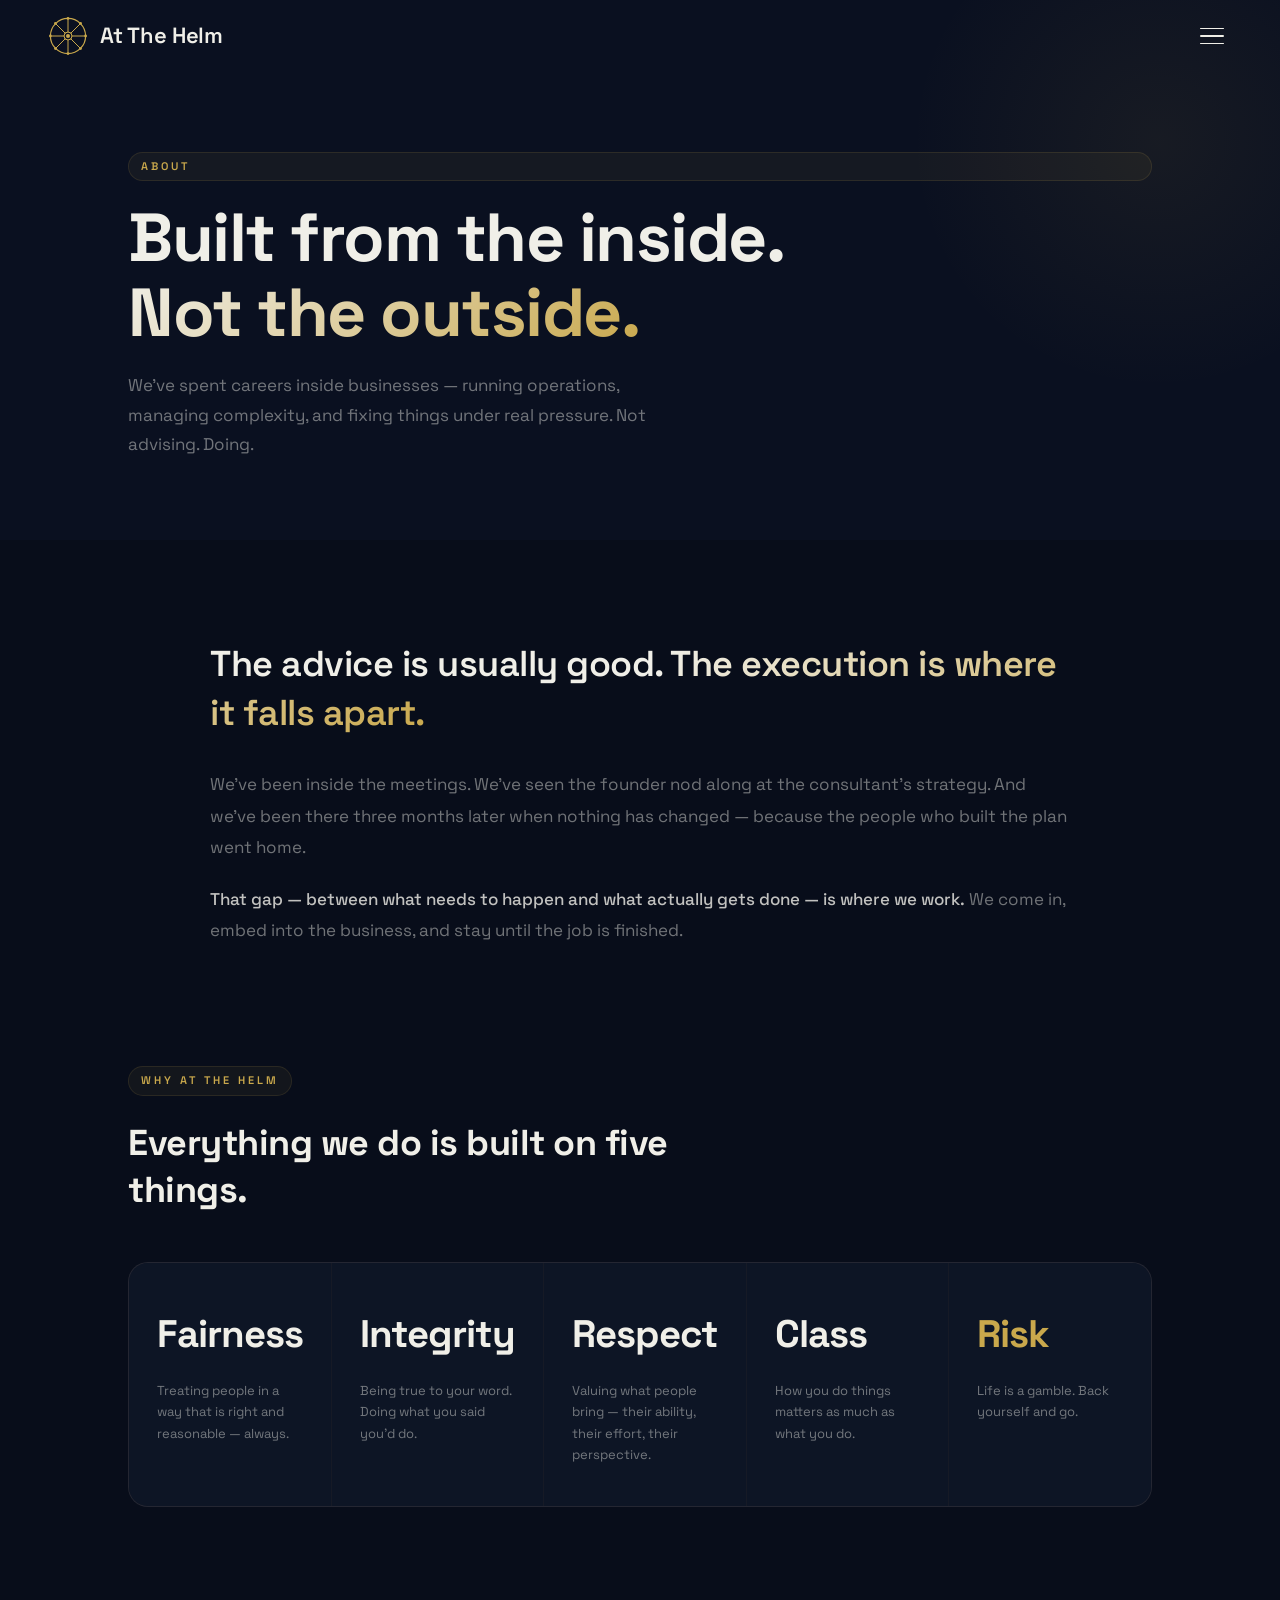
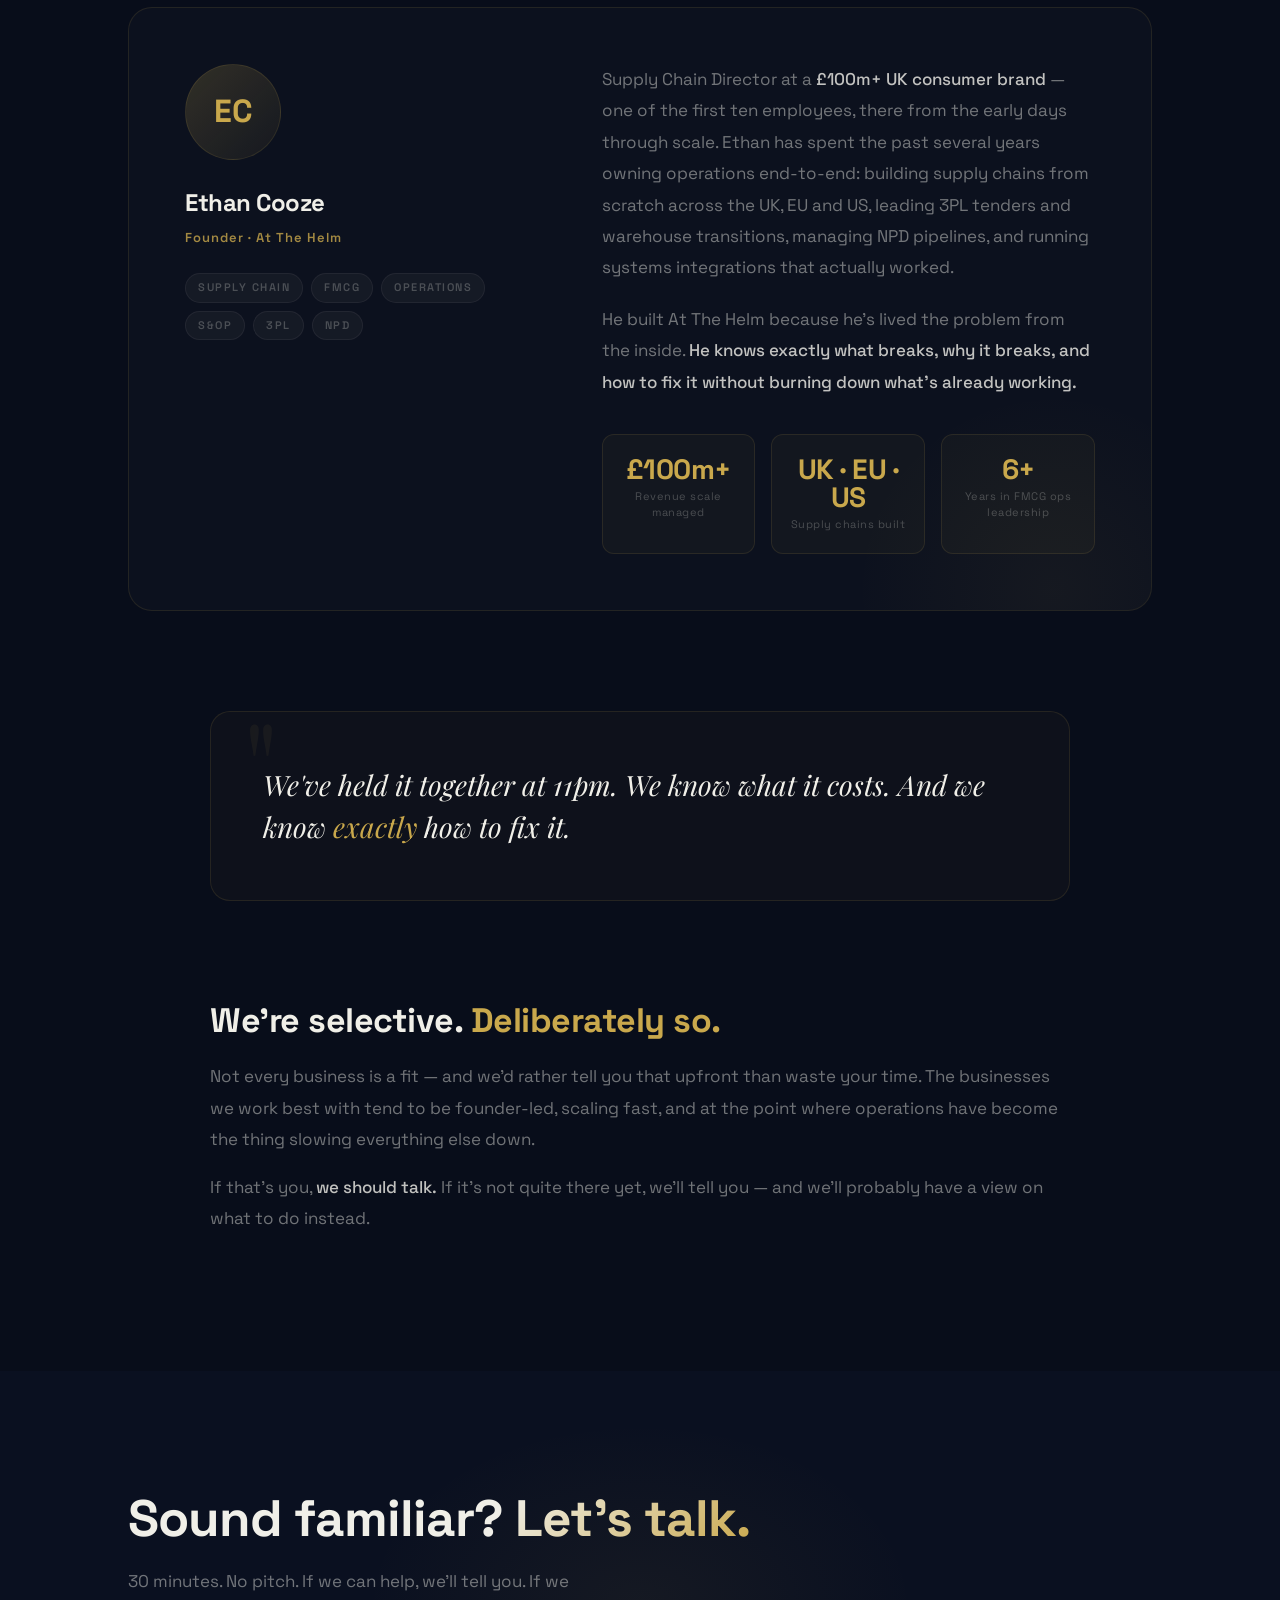
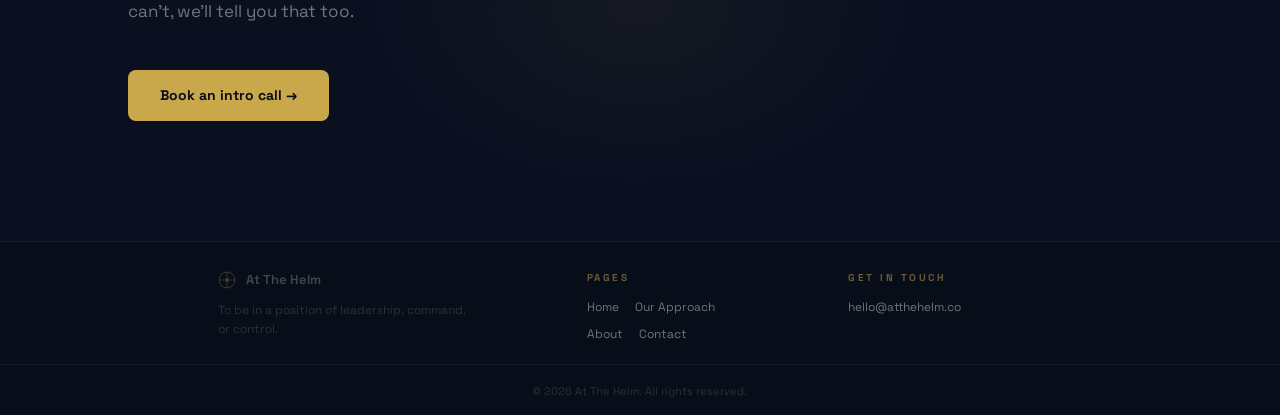
<file: website/about.html>
<!DOCTYPE html>
<html lang="en">
<head>
  <meta charset="UTF-8"/>
  <meta name="viewport" content="width=device-width, initial-scale=1.0"/>
  <title>About — At The Helm</title>
  <link rel="preconnect" href="https://fonts.googleapis.com"/>
  <link href="https://fonts.googleapis.com/css2?family=Space+Grotesk:wght@300;400;500;600;700&family=Playfair+Display:ital,wght@0,700;0,900;1,400&display=swap" rel="stylesheet"/>
  <link rel="stylesheet" href="style.css"/>
  <style>
    section { position: relative; z-index: 1; }

    /* ── STORY ── */
    .story-section { padding: 100px 10vw; }
    .story-inner { max-width: 860px; margin: 0 auto; }
    .story-lead { font-size: clamp(22px, 3vw, 36px); font-weight: 600; color: var(--white); line-height: 1.35; letter-spacing: -0.5px; margin-bottom: 32px; }
    .story-lead .grad { background: linear-gradient(135deg, var(--white) 0%, var(--gold) 100%); -webkit-background-clip: text; -webkit-text-fill-color: transparent; background-clip: text; }
    .story-text { font-size: 17px; color: var(--muted); line-height: 1.85; margin-bottom: 20px; }
    .story-text strong { color: rgba(240,239,232,0.8); font-weight: 500; }

    /* ── FOUNDER ── */
    .founder-section { padding: 0 10vw 100px; }
    .founder-inner { max-width: 1060px; margin: 0 auto; }
    .founder-card {
      background: rgba(255,255,255,0.02);
      border: 1px solid var(--border);
      border-radius: 24px; padding: 56px;
      display: grid; grid-template-columns: 1fr 1.4fr;
      gap: 64px; align-items: start;
      position: relative; overflow: hidden;
    }
    .founder-card::before {
      content: '';
      position: absolute; bottom: -30%; right: -10%;
      width: 400px; height: 400px; border-radius: 50%;
      background: radial-gradient(ellipse, rgba(201,168,76,0.05) 0%, transparent 70%);
      pointer-events: none;
    }
    .founder-left { position: relative; z-index: 1; }
    .founder-avatar {
      width: 96px; height: 96px; border-radius: 50%;
      background: linear-gradient(135deg, rgba(201,168,76,0.2), rgba(201,168,76,0.05));
      border: 1px solid var(--border);
      display: flex; align-items: center; justify-content: center;
      font-size: 32px; font-weight: 700; color: var(--gold);
      font-family: 'Space Grotesk', sans-serif;
      margin-bottom: 24px;
    }
    .founder-name { font-size: 24px; font-weight: 700; color: var(--white); letter-spacing: -0.5px; margin-bottom: 6px; }
    .founder-role { font-size: 13px; color: var(--gold); font-weight: 600; letter-spacing: 1px; margin-bottom: 24px; opacity: 0.8; }
    .founder-tags { display: flex; flex-wrap: wrap; gap: 8px; }
    .tag {
      font-size: 11px; font-weight: 600; letter-spacing: 1.5px;
      text-transform: uppercase; color: var(--muted2);
      background: rgba(240,239,232,0.04); border: 1px solid var(--border2);
      padding: 5px 12px; border-radius: 20px;
    }
    .founder-right { position: relative; z-index: 1; }
    .founder-bio { font-size: 17px; color: var(--muted); line-height: 1.85; margin-bottom: 20px; }
    .founder-bio strong { color: rgba(240,239,232,0.8); font-weight: 500; }
    .founder-stats { display: grid; grid-template-columns: repeat(3, 1fr); gap: 16px; margin-top: 36px; }
    .stat {
      padding: 20px 16px;
      background: rgba(201,168,76,0.04);
      border: 1px solid rgba(201,168,76,0.12);
      border-radius: 12px; text-align: center;
    }
    .stat-num { font-size: 28px; font-weight: 700; color: var(--gold); letter-spacing: -0.5px; line-height: 1; margin-bottom: 6px; font-family: 'Space Grotesk', sans-serif; }
    .stat-label { font-size: 11px; color: var(--muted2); letter-spacing: 0.5px; line-height: 1.4; }

    /* ── QUOTE ── */
    .quote-section { padding: 0 10vw 100px; }
    .quote-inner {
      max-width: 860px; margin: 0 auto;
      background: rgba(201,168,76,0.03);
      border: 1px solid var(--border);
      border-radius: 20px; padding: 52px;
      position: relative; overflow: hidden;
    }
    .quote-inner::before { content: '"'; position: absolute; top: -10px; left: 32px; font-family: 'Playfair Display', serif; font-size: 120px; color: var(--gold); opacity: 0.06; line-height: 1; pointer-events: none; }
    .quote-text { font-family: 'Playfair Display', serif; font-size: clamp(18px, 2.5vw, 28px); color: var(--white); line-height: 1.5; font-style: italic; position: relative; z-index: 1; }
    .quote-text em { color: var(--gold); }

    /* ── WHO ── */
    .who-section { padding: 0 10vw 120px; }
    .who-inner { max-width: 860px; margin: 0 auto; }
    .who-inner h2 { font-size: clamp(22px, 3vw, 34px); font-weight: 700; color: var(--white); letter-spacing: -0.5px; margin-bottom: 20px; line-height: 1.2; }
    .who-inner p { font-size: 17px; color: var(--muted); line-height: 1.85; margin-bottom: 16px; }
    .who-inner strong { color: rgba(240,239,232,0.8); font-weight: 500; }

    @media (max-width: 900px) {
      .founder-card { grid-template-columns: 1fr; gap: 36px; padding: 32px 24px; }
      .founder-stats { grid-template-columns: 1fr 1fr; }
      .story-section, .founder-section, .quote-section, .who-section { padding-left: 6vw; padding-right: 6vw; }
      .quote-inner { padding: 32px 24px; }
    }
  </style>
</head>
<body>
<nav>
  <a href="index.html" class="nav-logo">
    <svg viewBox="0 0 100 100" fill="none"><circle cx="50" cy="50" r="44" stroke="currentColor" stroke-width="3"/><circle cx="50" cy="50" r="10" stroke="currentColor" stroke-width="2.5"/><circle cx="50" cy="50" r="5" fill="currentColor"/><line x1="50" y1="40" x2="50" y2="6" stroke="currentColor" stroke-width="2.5" stroke-linecap="round"/><line x1="50" y1="60" x2="50" y2="94" stroke="currentColor" stroke-width="2.5" stroke-linecap="round"/><line x1="40" y1="50" x2="6" y2="50" stroke="currentColor" stroke-width="2.5" stroke-linecap="round"/><line x1="60" y1="50" x2="94" y2="50" stroke="currentColor" stroke-width="2.5" stroke-linecap="round"/><line x1="42.9" y1="42.9" x2="18.6" y2="18.6" stroke="currentColor" stroke-width="2.5" stroke-linecap="round"/><line x1="57.1" y1="57.1" x2="81.4" y2="81.4" stroke="currentColor" stroke-width="2.5" stroke-linecap="round"/><line x1="57.1" y1="42.9" x2="81.4" y2="18.6" stroke="currentColor" stroke-width="2.5" stroke-linecap="round"/><line x1="42.9" y1="57.1" x2="18.6" y2="81.4" stroke="currentColor" stroke-width="2.5" stroke-linecap="round"/><circle cx="50" cy="6" r="3.5" fill="currentColor"/><circle cx="50" cy="94" r="3.5" fill="currentColor"/><circle cx="6" cy="50" r="3.5" fill="currentColor"/><circle cx="94" cy="50" r="3.5" fill="currentColor"/><circle cx="18.6" cy="18.6" r="3.5" fill="currentColor"/><circle cx="81.4" cy="81.4" r="3.5" fill="currentColor"/><circle cx="81.4" cy="18.6" r="3.5" fill="currentColor"/><circle cx="18.6" cy="81.4" r="3.5" fill="currentColor"/></svg>
    <span>At The Helm</span>
  </a>
  <div class="hamburger" id="hamburger"><span></span><span></span><span></span></div>
</nav>
<div class="nav-menu" id="nav-menu">
  <ul>
    <li><a href="index.html">Home</a></li>
    <li><a href="approach.html">Our Approach</a></li>
    <li><a href="about.html" class="active">About</a></li>
    <li><a href="contact.html">Contact</a></li>
  </ul>
  <a href="contact.html" class="nav-menu-cta">Book an intro call →</a>
  <div class="nav-menu-footer">hello@atthehelm.co</div>
</div>
</nav>

<section class="page-hero">
  <div class="hero-glow-r"></div>
  <div class="page-eyebrow">About</div>
  <h1>Built from the inside.<br><span class="grad">Not the outside.</span></h1>
  <p>We've spent careers inside businesses — running operations, managing complexity, and fixing things under real pressure. Not advising. Doing.</p>
</section>

<!-- STORY -->
<section class="story-section">
  <div class="story-inner">
    <p class="story-lead reveal">The advice is usually good. <span class="grad">The execution is where it falls apart.</span></p>
    <p class="story-text reveal d1">We've been inside the meetings. We've seen the founder nod along at the consultant's strategy. And we've been there three months later when nothing has changed — because the people who built the plan went home.</p>
    <p class="story-text reveal d2"><strong>That gap — between what needs to happen and what actually gets done — is where we work.</strong> We come in, embed into the business, and stay until the job is finished.</p>
  </div>
</section>

<!-- VALUES -->
<section style="padding: 0 10vw 100px; position: relative; z-index: 1;">
  <div style="max-width: 1060px; margin: 0 auto;">
    <div class="reveal" style="margin-bottom: 48px;">
      <div class="page-eyebrow" style="display:inline-flex;margin-bottom:24px;">Why At The Helm</div>
      <p style="font-size:clamp(22px,3vw,36px);font-weight:700;color:var(--white);letter-spacing:-0.5px;line-height:1.3;max-width:640px;">Everything we do is built on five things.</p>
    </div>
    <div class="reveal d1" style="display:grid;grid-template-columns:repeat(5,1fr);gap:1px;background:var(--border2);border:1px solid var(--border2);border-radius:20px;overflow:hidden;">

      <div style="padding:40px 28px;background:var(--dark2);transition:background 0.3s;position:relative;overflow:hidden;" onmouseover="this.style.background='var(--dark3)'" onmouseout="this.style.background='var(--dark2)'">
        <div style="font-size:clamp(28px,3vw,40px);font-weight:700;color:var(--white);letter-spacing:-1px;margin-bottom:16px;">Fairness</div>
        <p style="font-size:13px;color:var(--muted);line-height:1.65;">Treating people in a way that is right and reasonable — always.</p>
      </div>

      <div style="padding:40px 28px;background:var(--dark2);transition:background 0.3s;position:relative;" onmouseover="this.style.background='var(--dark3)'" onmouseout="this.style.background='var(--dark2)'">
        <div style="font-size:clamp(28px,3vw,40px);font-weight:700;color:var(--white);letter-spacing:-1px;margin-bottom:16px;">Integrity</div>
        <p style="font-size:13px;color:var(--muted);line-height:1.65;">Being true to your word. Doing what you said you'd do.</p>
      </div>

      <div style="padding:40px 28px;background:var(--dark2);transition:background 0.3s;position:relative;" onmouseover="this.style.background='var(--dark3)'" onmouseout="this.style.background='var(--dark2)'">
        <div style="font-size:clamp(28px,3vw,40px);font-weight:700;color:var(--white);letter-spacing:-1px;margin-bottom:16px;">Respect</div>
        <p style="font-size:13px;color:var(--muted);line-height:1.65;">Valuing what people bring — their ability, their effort, their perspective.</p>
      </div>

      <div style="padding:40px 28px;background:var(--dark2);transition:background 0.3s;position:relative;" onmouseover="this.style.background='var(--dark3)'" onmouseout="this.style.background='var(--dark2)'">
        <div style="font-size:clamp(28px,3vw,40px);font-weight:700;color:var(--white);letter-spacing:-1px;margin-bottom:16px;">Class</div>
        <p style="font-size:13px;color:var(--muted);line-height:1.65;">How you do things matters as much as what you do.</p>
      </div>

      <div style="padding:40px 28px;background:var(--dark2);transition:background 0.3s;position:relative;" onmouseover="this.style.background='var(--dark3)'" onmouseout="this.style.background='var(--dark2)'">
        <div style="font-size:clamp(28px,3vw,40px);font-weight:700;color:var(--gold);letter-spacing:-1px;margin-bottom:16px;">Risk</div>
        <p style="font-size:13px;color:var(--muted);line-height:1.65;">Life is a gamble. Back yourself and go.</p>
      </div>

    </div>
  </div>
</section>

<!-- FOUNDER -->
<section class="founder-section">
  <div class="founder-inner">
    <div class="founder-card reveal">
      <div class="founder-left">
        <div class="founder-avatar">EC</div>
        <div class="founder-name">Ethan Cooze</div>
        <div class="founder-role">Founder · At The Helm</div>
        <div class="founder-tags">
          <span class="tag">Supply Chain</span>
          <span class="tag">FMCG</span>
          <span class="tag">Operations</span>
          <span class="tag">S&OP</span>
          <span class="tag">3PL</span>
          <span class="tag">NPD</span>
        </div>
      </div>
      <div class="founder-right">
        <p class="founder-bio">Supply Chain Director at a <strong>£100m+ UK consumer brand</strong> — one of the first ten employees, there from the early days through scale. Ethan has spent the past several years owning operations end-to-end: building supply chains from scratch across the UK, EU and US, leading 3PL tenders and warehouse transitions, managing NPD pipelines, and running systems integrations that actually worked.</p>
        <p class="founder-bio">He built At The Helm because he's lived the problem from the inside. <strong>He knows exactly what breaks, why it breaks, and how to fix it without burning down what's already working.</strong></p>
        <div class="founder-stats">
          <div class="stat">
            <div class="stat-num">£100m+</div>
            <div class="stat-label">Revenue scale managed</div>
          </div>
          <div class="stat">
            <div class="stat-num">UK · EU · US</div>
            <div class="stat-label">Supply chains built</div>
          </div>
          <div class="stat">
            <div class="stat-num">6+</div>
            <div class="stat-label">Years in FMCG ops leadership</div>
          </div>
        </div>
      </div>
    </div>
  </div>
</section>

<!-- QUOTE -->
<section class="quote-section">
  <div class="quote-inner reveal">
    <p class="quote-text">We've held it together at 11pm. We know what it costs. And we know <em>exactly</em> how to fix it.</p>
  </div>
</section>

<!-- WHO -->
<section class="who-section">
  <div class="who-inner">
    <h2 class="reveal">We're selective. <span style="color:var(--gold)">Deliberately so.</span></h2>
    <p class="reveal d1">Not every business is a fit — and we'd rather tell you that upfront than waste your time. The businesses we work best with tend to be founder-led, scaling fast, and at the point where operations have become the thing slowing everything else down.</p>
    <p class="reveal d2">If that's you, <strong>we should talk.</strong> If it's not quite there yet, we'll tell you — and we'll probably have a view on what to do instead.</p>
  </div>
</section>

<section class="cta-section">
  <div class="cta-glow"></div>
  <div class="cta-inner reveal">
    <h2>Sound familiar? <span class="grad">Let's talk.</span></h2>
    <p>30 minutes. No pitch. If we can help, we'll tell you. If we can't, we'll tell you that too.</p>
    <a href="contact.html" class="btn-hero">Book an intro call →</a>
  </div>
</section>

<footer style="background:var(--black);border-top:1px solid var(--border2);position:relative;z-index:1;">
  <div style="max-width:1100px;margin:0 auto;padding:28px 10vw 20px;display:grid;grid-template-columns:1.5fr 1fr 1fr;gap:48px;align-items:start;">
    <div>
      <div style="display:flex;align-items:center;gap:10px;margin-bottom:10px;">
        <svg style="width:18px;height:18px;color:var(--gold);opacity:0.5;" viewBox="0 0 100 100" fill="none"><circle cx="50" cy="50" r="44" stroke="currentColor" stroke-width="3"/><circle cx="50" cy="50" r="10" stroke="currentColor" stroke-width="2.5"/><circle cx="50" cy="50" r="5" fill="currentColor"/><line x1="50" y1="40" x2="50" y2="6" stroke="currentColor" stroke-width="2.5" stroke-linecap="round"/><line x1="50" y1="60" x2="50" y2="94" stroke="currentColor" stroke-width="2.5" stroke-linecap="round"/><line x1="40" y1="50" x2="6" y2="50" stroke="currentColor" stroke-width="2.5" stroke-linecap="round"/><line x1="60" y1="50" x2="94" y2="50" stroke="currentColor" stroke-width="2.5" stroke-linecap="round"/></svg>
        <span style="font-size:13px;color:var(--muted2);font-weight:600;">At The Helm</span>
      </div>
      <p style="font-size:12px;color:var(--muted2);line-height:1.65;opacity:0.6;max-width:260px;">To be in a position of leadership, command, or control.</p>
    </div>
    <div style="display:flex;flex-direction:column;gap:8px;">
      <div style="font-size:10px;font-weight:700;letter-spacing:2.5px;text-transform:uppercase;color:var(--gold);opacity:0.5;margin-bottom:4px;">Pages</div>
      <div style="display:flex;gap:16px;">
        <a href="index.html" style="font-size:12px;color:var(--muted);text-decoration:none;" onmouseover="this.style.color='var(--white)'" onmouseout="this.style.color='var(--muted)'">Home</a>
        <a href="approach.html" style="font-size:12px;color:var(--muted);text-decoration:none;" onmouseover="this.style.color='var(--white)'" onmouseout="this.style.color='var(--muted)'">Our Approach</a>
      </div>
      <div style="display:flex;gap:16px;">
        <a href="about.html" style="font-size:12px;color:var(--muted);text-decoration:none;" onmouseover="this.style.color='var(--white)'" onmouseout="this.style.color='var(--muted)'">About</a>
        <a href="contact.html" style="font-size:12px;color:var(--muted);text-decoration:none;" onmouseover="this.style.color='var(--white)'" onmouseout="this.style.color='var(--muted)'">Contact</a>
      </div>
    </div>
    <div style="display:flex;flex-direction:column;gap:8px;">
      <div style="font-size:10px;font-weight:700;letter-spacing:2.5px;text-transform:uppercase;color:var(--gold);opacity:0.5;margin-bottom:4px;">Get in touch</div>
      <a href="mailto:hello@atthehelm.co" style="font-size:12px;color:var(--muted);text-decoration:none;" onmouseover="this.style.color='var(--white)'" onmouseout="this.style.color='var(--muted)'">hello@atthehelm.co</a>
    </div>
  </div>
  <div style="border-top:1px solid var(--border2);padding:12px 0;text-align:center;">
    <span style="font-size:11px;color:rgba(240,239,232,0.15);">© 2026 At The Helm. All rights reserved.</span>
  </div>
</footer>
<script src="script.js"></script>
</body>
</html>
<!-- v1776891602 -->
</file>
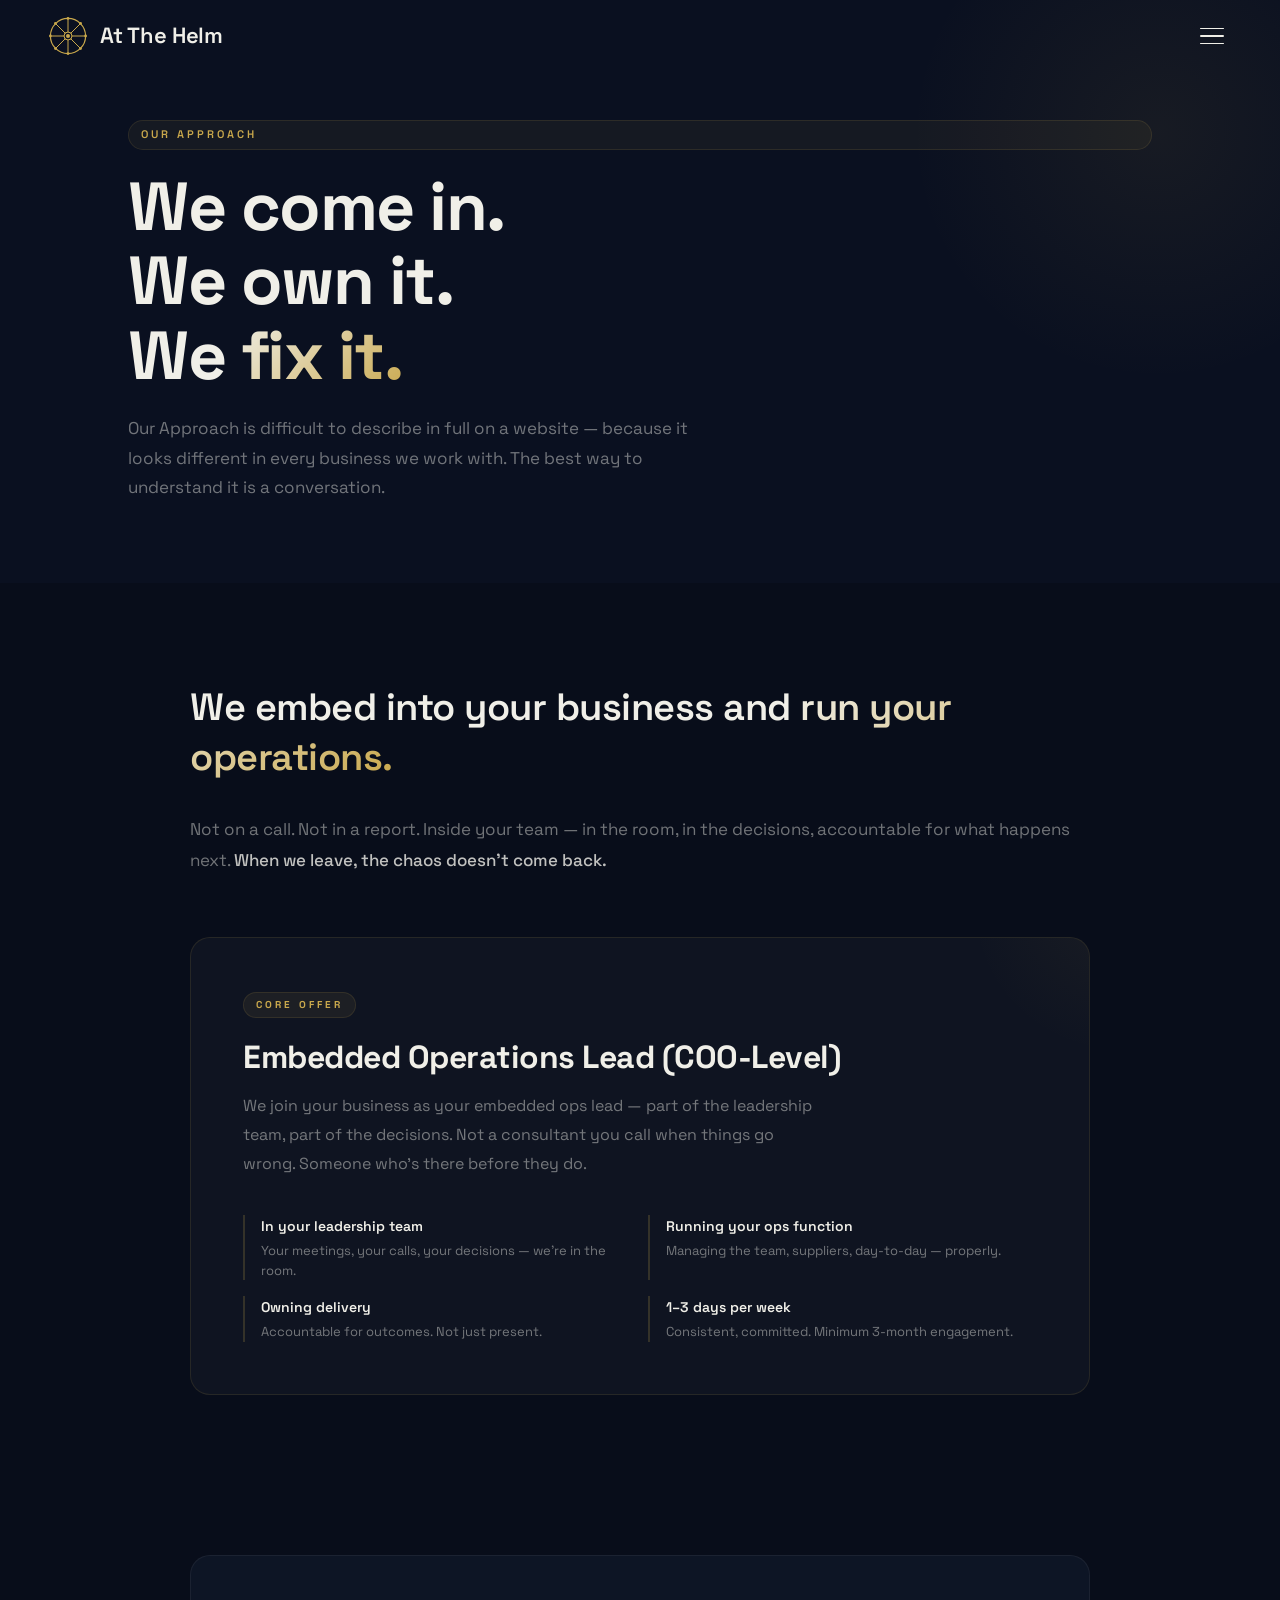
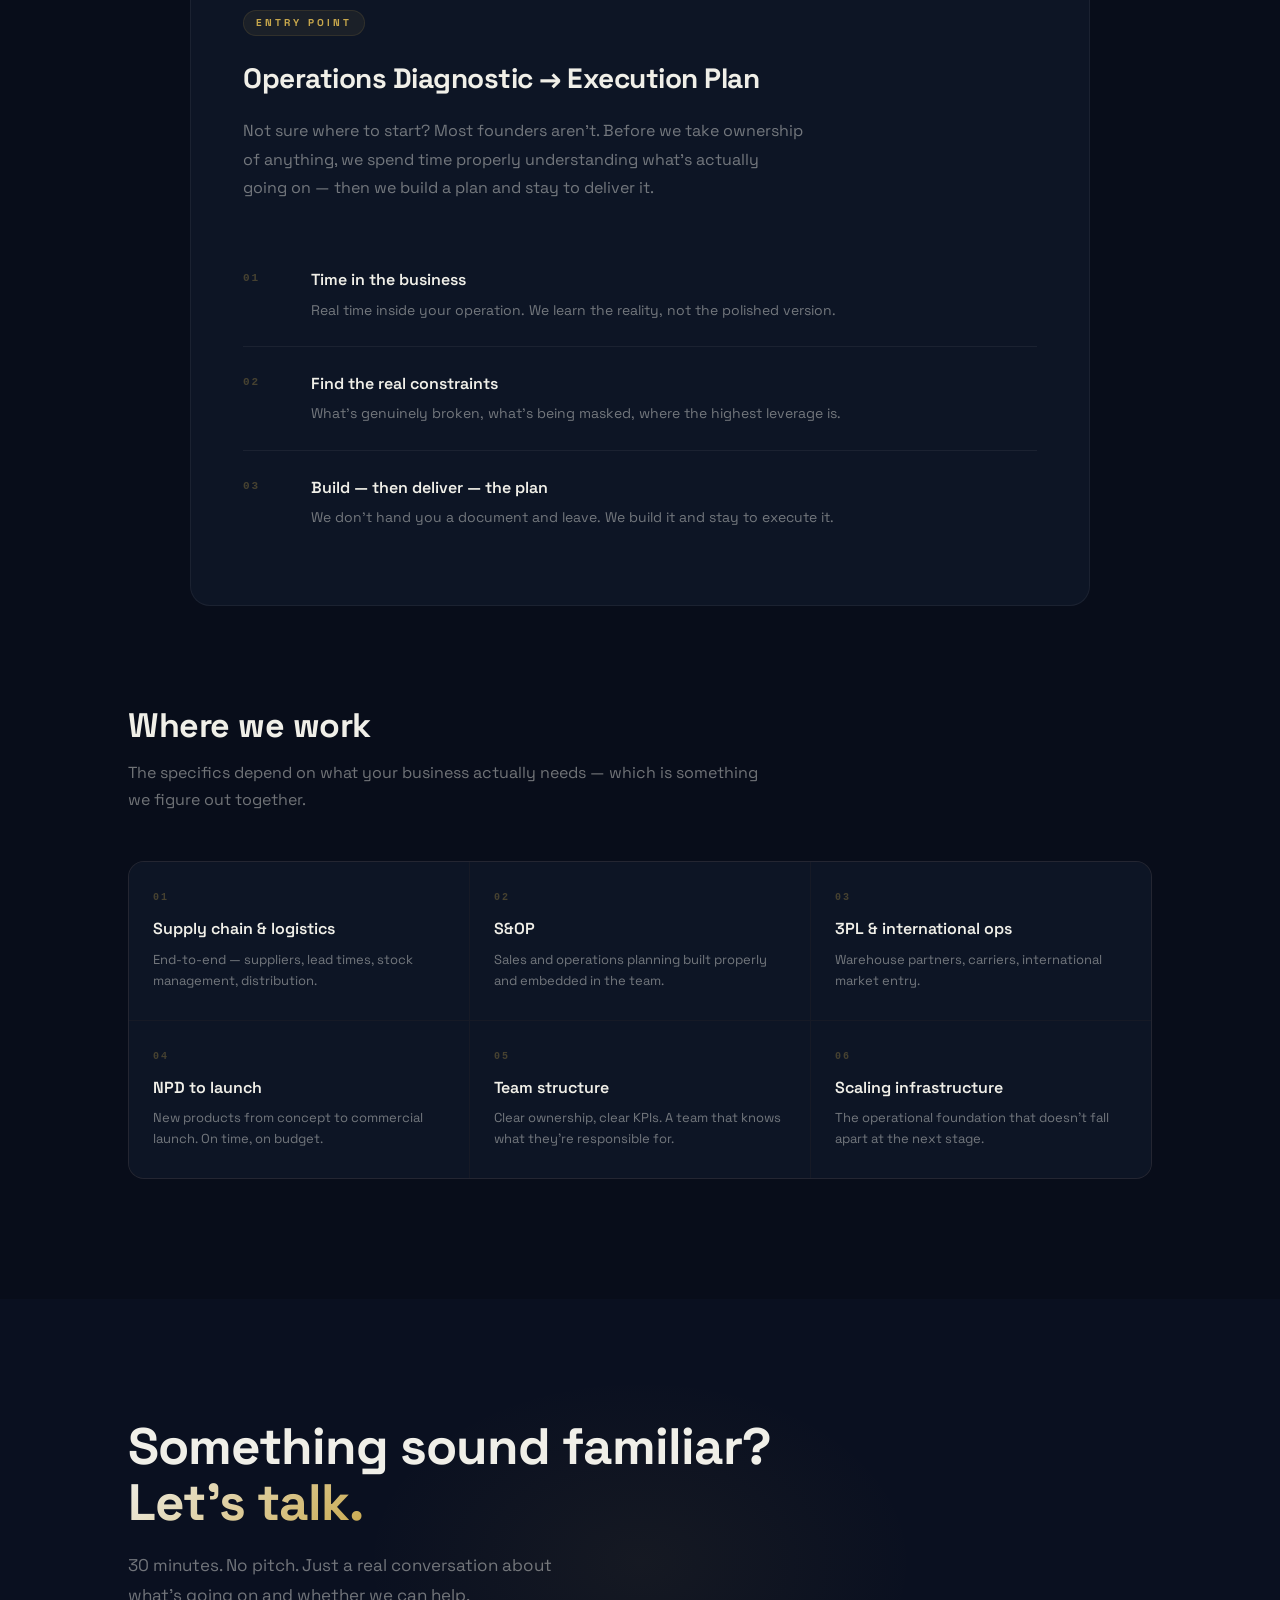
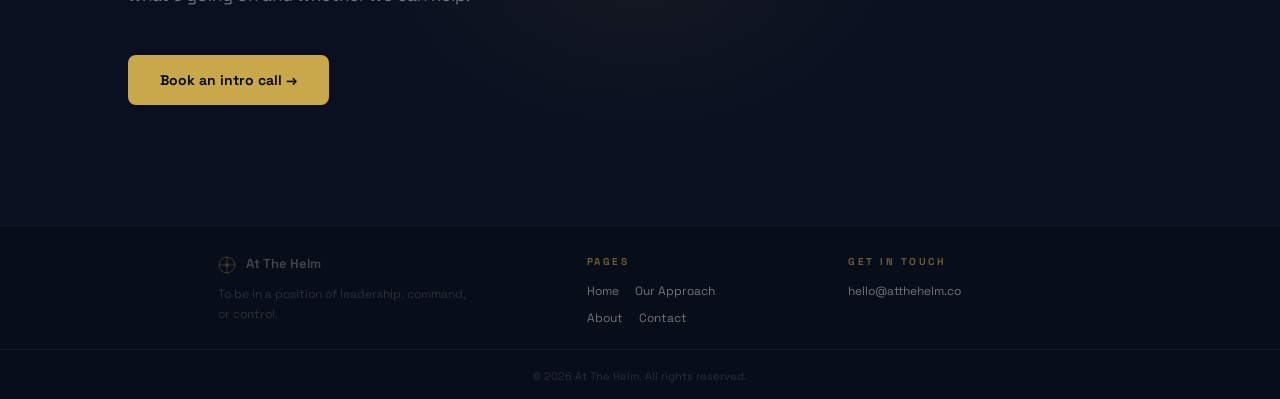
<file: website/approach.html>
<!DOCTYPE html>
<html lang="en">
<head>
  <meta charset="UTF-8"/>
  <meta name="viewport" content="width=device-width, initial-scale=1.0"/>
  <title>Our Approach — At The Helm</title>
  <link rel="preconnect" href="https://fonts.googleapis.com"/>
  <link href="https://fonts.googleapis.com/css2?family=Space+Grotesk:wght@300;400;500;600;700&family=Playfair+Display:ital,wght@0,700;0,900;1,400&display=swap" rel="stylesheet"/>
  <link rel="stylesheet" href="style.css"/>
  <style>
    /* ── BODY CONTENT ── */
    .content-section { padding: 100px 10vw; position: relative; z-index: 1; }
    .content-inner { max-width: 900px; margin: 0 auto; }

    .lead {
      font-size: clamp(24px, 3.5vw, 38px);
      font-weight: 600; color: var(--white);
      line-height: 1.3; letter-spacing: -0.5px;
      margin-bottom: 32px;
    }
    .lead .grad { background: linear-gradient(135deg, var(--white) 0%, var(--gold) 100%); -webkit-background-clip: text; -webkit-text-fill-color: transparent; background-clip: text; }
    .body-text { font-size: 17px; color: var(--muted); line-height: 1.85; margin-bottom: 20px; }
    .body-text strong { color: rgba(240,239,232,0.8); font-weight: 500; }

    /* ── OFFER CARD ── */
    .offer-card {
      background: rgba(255,255,255,0.03);
      border: 1px solid var(--border);
      border-radius: 20px;
      padding: 52px;
      margin: 60px 0;
      position: relative; overflow: hidden;
    }
    .offer-card::before {
      content: '';
      position: absolute; top: -40%; right: -20%;
      width: 300px; height: 300px; border-radius: 50%;
      background: radial-gradient(ellipse, rgba(201,168,76,0.06) 0%, transparent 70%);
      pointer-events: none;
    }
    .offer-tag {
      font-size: 10px; font-weight: 700; letter-spacing: 3px;
      text-transform: uppercase; color: var(--gold);
      background: rgba(201,168,76,0.08); border: 1px solid var(--border);
      padding: 4px 12px; border-radius: 20px;
      display: inline-block; margin-bottom: 20px;
    }
    .offer-card h2 {
      font-size: clamp(22px, 3vw, 32px); font-weight: 700;
      color: var(--white); letter-spacing: -0.5px; line-height: 1.2;
      margin-bottom: 16px;
    }
    .offer-card > p {
      font-size: 16px; color: var(--muted); line-height: 1.8;
      max-width: 580px; margin-bottom: 36px;
    }
    .offer-details {
      display: grid; grid-template-columns: repeat(2, 1fr);
      gap: 16px; position: relative; z-index: 1;
    }
    .offer-detail {
      border-left: 2px solid rgba(201,168,76,0.2);
      padding: 0 0 0 16px;
      transition: border-color 0.2s;
    }
    .offer-detail:hover { border-color: var(--gold); }
    .offer-detail h4 { font-size: 14px; font-weight: 600; color: var(--white); margin-bottom: 4px; }
    .offer-detail p { font-size: 13px; color: var(--muted); line-height: 1.5; }

    /* ── DIAGNOSTIC ── */
    .diag-section { padding: 0 10vw 100px; position: relative; z-index: 1; }
    .diag-inner { max-width: 900px; margin: 0 auto; }
    .diag-card {
      background: var(--dark2);
      border: 1px solid var(--border2);
      border-radius: 20px; padding: 52px;
    }
    .diag-card h2 { font-size: clamp(20px, 2.5vw, 28px); font-weight: 700; color: var(--white); letter-spacing: -0.5px; margin-bottom: 16px; }
    .diag-card > p { font-size: 16px; color: var(--muted); line-height: 1.8; margin-bottom: 40px; max-width: 560px; }
    .diag-steps { display: flex; flex-direction: column; gap: 0; }
    .diag-step {
      display: grid; grid-template-columns: 48px 1fr;
      gap: 20px; padding: 24px 0;
      border-bottom: 1px solid var(--border2);
      align-items: start; transition: padding-left 0.2s;
    }
    .diag-step:last-child { border-bottom: none; }
    .diag-step:hover { padding-left: 6px; }
    .d-num { font-size: 11px; font-weight: 700; letter-spacing: 2px; color: var(--gold); opacity: 0.3; font-family: monospace; padding-top: 3px; transition: opacity 0.3s; }
    .diag-step:hover .d-num { opacity: 1; }
    .d-body h4 { font-size: 16px; font-weight: 600; color: var(--white); margin-bottom: 6px; }
    .d-body p { font-size: 14px; color: var(--muted); line-height: 1.65; }

    /* ── AREAS ── */
    .areas-section { padding: 0 10vw 120px; position: relative; z-index: 1; }
    .areas-inner { max-width: 1060px; margin: 0 auto; }
    .areas-header { max-width: 640px; margin-bottom: 48px; }
    .areas-header h2 { font-size: clamp(22px, 3vw, 34px); font-weight: 700; color: var(--white); letter-spacing: -0.5px; line-height: 1.2; margin-bottom: 12px; }
    .areas-header p { font-size: 16px; color: var(--muted); line-height: 1.7; }
    .areas-grid { display: grid; grid-template-columns: repeat(3, 1fr); gap: 1px; background: var(--border2); border: 1px solid var(--border2); border-radius: 16px; overflow: hidden; }
    .area {
      padding: 28px 24px; background: var(--dark2);
      transition: background 0.3s; position: relative; overflow: hidden; cursor: default;
    }
    .area::before { content: ''; position: absolute; inset: 0; background: radial-gradient(ellipse 80% 80% at 50% 100%, rgba(201,168,76,0.05) 0%, transparent 70%); opacity: 0; transition: opacity 0.4s; }
    .area:hover { background: var(--dark3); }
    .area:hover::before { opacity: 1; }
    .area-num { font-size: 10px; font-weight: 700; letter-spacing: 2px; color: var(--gold); opacity: 0.3; font-family: monospace; margin-bottom: 10px; }
    .area h4 { font-size: 16px; font-weight: 600; color: var(--white); margin-bottom: 8px; }
    .area p { font-size: 13px; color: var(--muted); line-height: 1.6; }

    @media (max-width: 900px) {
      .offer-card { padding: 32px 24px; }
      .offer-details { grid-template-columns: 1fr; }
      .diag-card { padding: 32px 24px; }
      .areas-grid { grid-template-columns: 1fr; }
      .content-section, .diag-section, .areas-section { padding-left: 6vw; padding-right: 6vw; }
    }
  </style>
</head>
<body>
<nav>
  <a href="index.html" class="nav-logo">
    <svg viewBox="0 0 100 100" fill="none"><circle cx="50" cy="50" r="44" stroke="currentColor" stroke-width="3"/><circle cx="50" cy="50" r="10" stroke="currentColor" stroke-width="2.5"/><circle cx="50" cy="50" r="5" fill="currentColor"/><line x1="50" y1="40" x2="50" y2="6" stroke="currentColor" stroke-width="2.5" stroke-linecap="round"/><line x1="50" y1="60" x2="50" y2="94" stroke="currentColor" stroke-width="2.5" stroke-linecap="round"/><line x1="40" y1="50" x2="6" y2="50" stroke="currentColor" stroke-width="2.5" stroke-linecap="round"/><line x1="60" y1="50" x2="94" y2="50" stroke="currentColor" stroke-width="2.5" stroke-linecap="round"/><line x1="42.9" y1="42.9" x2="18.6" y2="18.6" stroke="currentColor" stroke-width="2.5" stroke-linecap="round"/><line x1="57.1" y1="57.1" x2="81.4" y2="81.4" stroke="currentColor" stroke-width="2.5" stroke-linecap="round"/><line x1="57.1" y1="42.9" x2="81.4" y2="18.6" stroke="currentColor" stroke-width="2.5" stroke-linecap="round"/><line x1="42.9" y1="57.1" x2="18.6" y2="81.4" stroke="currentColor" stroke-width="2.5" stroke-linecap="round"/><circle cx="50" cy="6" r="3.5" fill="currentColor"/><circle cx="50" cy="94" r="3.5" fill="currentColor"/><circle cx="6" cy="50" r="3.5" fill="currentColor"/><circle cx="94" cy="50" r="3.5" fill="currentColor"/><circle cx="18.6" cy="18.6" r="3.5" fill="currentColor"/><circle cx="81.4" cy="81.4" r="3.5" fill="currentColor"/><circle cx="81.4" cy="18.6" r="3.5" fill="currentColor"/><circle cx="18.6" cy="81.4" r="3.5" fill="currentColor"/></svg>
    <span>At The Helm</span>
  </a>
  <div class="hamburger" id="hamburger"><span></span><span></span><span></span></div>
</nav>
<div class="nav-menu" id="nav-menu">
  <ul>
    <li><a href="index.html">Home</a></li>
    <li><a href="approach.html" class="active">Our Approach</a></li>
    <li><a href="about.html">About</a></li>
    <li><a href="contact.html">Contact</a></li>
  </ul>
  <a href="contact.html" class="nav-menu-cta">Book an intro call →</a>
  <div class="nav-menu-footer">hello@atthehelm.co</div>
</div>
</nav>

<section class="page-hero">
  <div class="hero-glow-r"></div>
  <div class="page-eyebrow">Our Approach</div>
  <h1>We come in.<br>We own it.<br>We <span class="grad">fix it.</span></h1>
  <p>Our Approach is difficult to describe in full on a website — because it looks different in every business we work with. The best way to understand it is a conversation.</p>
</section>

<section class="content-section">
  <div class="content-inner">
    <p class="lead reveal">We embed into your business and <span class="grad">run your operations.</span></p>
    <p class="body-text reveal d1">Not on a call. Not in a report. Inside your team — in the room, in the decisions, accountable for what happens next. <strong>When we leave, the chaos doesn't come back.</strong></p>

    <div class="offer-card reveal d2">
      <div class="offer-tag">Core offer</div>
      <h2>Embedded Operations Lead (COO-Level)</h2>
      <p>We join your business as your embedded ops lead — part of the leadership team, part of the decisions. Not a consultant you call when things go wrong. Someone who's there before they do.</p>
      <div class="offer-details">
        <div class="offer-detail">
          <h4>In your leadership team</h4>
          <p>Your meetings, your calls, your decisions — we're in the room.</p>
        </div>
        <div class="offer-detail">
          <h4>Running your ops function</h4>
          <p>Managing the team, suppliers, day-to-day — properly.</p>
        </div>
        <div class="offer-detail">
          <h4>Owning delivery</h4>
          <p>Accountable for outcomes. Not just present.</p>
        </div>
        <div class="offer-detail">
          <h4>1–3 days per week</h4>
          <p>Consistent, committed. Minimum 3-month engagement.</p>
        </div>
      </div>
    </div>
  </div>
</section>

<section class="diag-section">
  <div class="diag-inner">
    <div class="diag-card reveal">
      <div class="offer-tag">Entry point</div>
      <h2>Operations Diagnostic → Execution Plan</h2>
      <p>Not sure where to start? Most founders aren't. Before we take ownership of anything, we spend time properly understanding what's actually going on — then we build a plan and stay to deliver it.</p>
      <div class="diag-steps">
        <div class="diag-step">
          <div class="d-num">01</div>
          <div class="d-body"><h4>Time in the business</h4><p>Real time inside your operation. We learn the reality, not the polished version.</p></div>
        </div>
        <div class="diag-step">
          <div class="d-num">02</div>
          <div class="d-body"><h4>Find the real constraints</h4><p>What's genuinely broken, what's being masked, where the highest leverage is.</p></div>
        </div>
        <div class="diag-step">
          <div class="d-num">03</div>
          <div class="d-body"><h4>Build — then deliver — the plan</h4><p>We don't hand you a document and leave. We build it and stay to execute it.</p></div>
        </div>
      </div>
    </div>
  </div>
</section>

<section class="areas-section">
  <div class="areas-inner">
    <div class="areas-header reveal">
      <h2>Where we work</h2>
      <p>The specifics depend on what your business actually needs — which is something we figure out together.</p>
    </div>
    <div class="areas-grid reveal d1">
      <div class="area"><div class="area-num">01</div><h4>Supply chain & logistics</h4><p>End-to-end — suppliers, lead times, stock management, distribution.</p></div>
      <div class="area"><div class="area-num">02</div><h4>S&OP</h4><p>Sales and operations planning built properly and embedded in the team.</p></div>
      <div class="area"><div class="area-num">03</div><h4>3PL & international ops</h4><p>Warehouse partners, carriers, international market entry.</p></div>
      <div class="area"><div class="area-num">04</div><h4>NPD to launch</h4><p>New products from concept to commercial launch. On time, on budget.</p></div>
      <div class="area"><div class="area-num">05</div><h4>Team structure</h4><p>Clear ownership, clear KPIs. A team that knows what they're responsible for.</p></div>
      <div class="area"><div class="area-num">06</div><h4>Scaling infrastructure</h4><p>The operational foundation that doesn't fall apart at the next stage.</p></div>
    </div>
  </div>
</section>

<section class="cta-section">
  <div class="cta-glow"></div>
  <div class="cta-inner reveal">
    <h2>Something sound familiar? <span class="grad">Let's talk.</span></h2>
    <p>30 minutes. No pitch. Just a real conversation about what's going on and whether we can help.</p>
    <a href="contact.html" class="btn-hero">Book an intro call →</a>
  </div>
</section>

<footer style="background:var(--black);border-top:1px solid var(--border2);position:relative;z-index:1;">
  <div style="max-width:1100px;margin:0 auto;padding:28px 10vw 20px;display:grid;grid-template-columns:1.5fr 1fr 1fr;gap:48px;align-items:start;">
    <div>
      <div style="display:flex;align-items:center;gap:10px;margin-bottom:10px;">
        <svg style="width:18px;height:18px;color:var(--gold);opacity:0.5;" viewBox="0 0 100 100" fill="none"><circle cx="50" cy="50" r="44" stroke="currentColor" stroke-width="3"/><circle cx="50" cy="50" r="10" stroke="currentColor" stroke-width="2.5"/><circle cx="50" cy="50" r="5" fill="currentColor"/><line x1="50" y1="40" x2="50" y2="6" stroke="currentColor" stroke-width="2.5" stroke-linecap="round"/><line x1="50" y1="60" x2="50" y2="94" stroke="currentColor" stroke-width="2.5" stroke-linecap="round"/><line x1="40" y1="50" x2="6" y2="50" stroke="currentColor" stroke-width="2.5" stroke-linecap="round"/><line x1="60" y1="50" x2="94" y2="50" stroke="currentColor" stroke-width="2.5" stroke-linecap="round"/></svg>
        <span style="font-size:13px;color:var(--muted2);font-weight:600;">At The Helm</span>
      </div>
      <p style="font-size:12px;color:var(--muted2);line-height:1.65;opacity:0.6;max-width:260px;">To be in a position of leadership, command, or control.</p>
    </div>
    <div style="display:flex;flex-direction:column;gap:8px;">
      <div style="font-size:10px;font-weight:700;letter-spacing:2.5px;text-transform:uppercase;color:var(--gold);opacity:0.5;margin-bottom:4px;">Pages</div>
      <div style="display:flex;gap:16px;">
        <a href="index.html" style="font-size:12px;color:var(--muted);text-decoration:none;" onmouseover="this.style.color='var(--white)'" onmouseout="this.style.color='var(--muted)'">Home</a>
        <a href="approach.html" style="font-size:12px;color:var(--muted);text-decoration:none;" onmouseover="this.style.color='var(--white)'" onmouseout="this.style.color='var(--muted)'">Our Approach</a>
      </div>
      <div style="display:flex;gap:16px;">
        <a href="about.html" style="font-size:12px;color:var(--muted);text-decoration:none;" onmouseover="this.style.color='var(--white)'" onmouseout="this.style.color='var(--muted)'">About</a>
        <a href="contact.html" style="font-size:12px;color:var(--muted);text-decoration:none;" onmouseover="this.style.color='var(--white)'" onmouseout="this.style.color='var(--muted)'">Contact</a>
      </div>
    </div>
    <div style="display:flex;flex-direction:column;gap:8px;">
      <div style="font-size:10px;font-weight:700;letter-spacing:2.5px;text-transform:uppercase;color:var(--gold);opacity:0.5;margin-bottom:4px;">Get in touch</div>
      <a href="mailto:hello@atthehelm.co" style="font-size:12px;color:var(--muted);text-decoration:none;" onmouseover="this.style.color='var(--white)'" onmouseout="this.style.color='var(--muted)'">hello@atthehelm.co</a>
    </div>
  </div>
  <div style="border-top:1px solid var(--border2);padding:12px 0;text-align:center;">
    <span style="font-size:11px;color:rgba(240,239,232,0.15);">© 2026 At The Helm. All rights reserved.</span>
  </div>
</footer>
<script src="script.js"></script>
</body>
</html>
<!-- v1776891602 -->
</file>
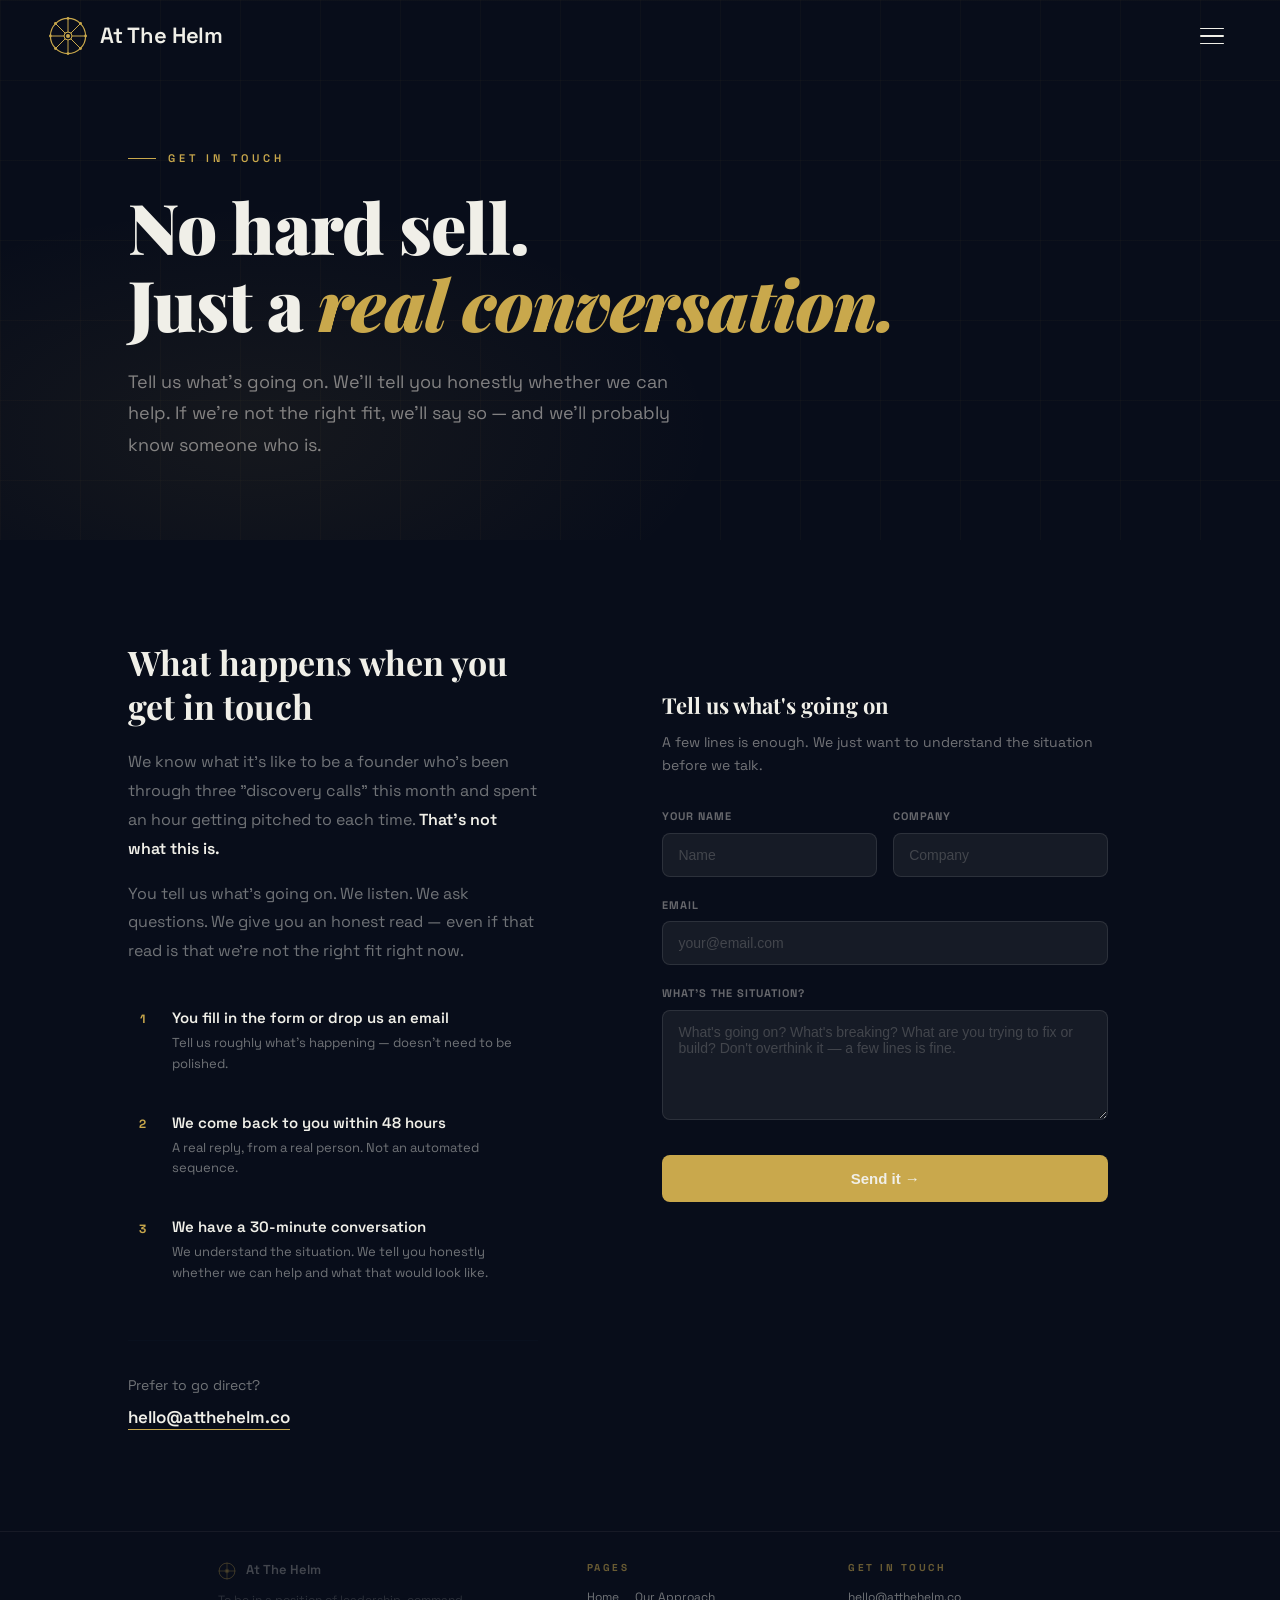
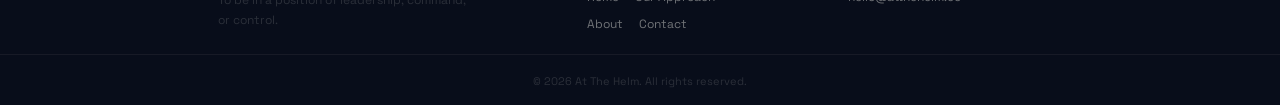
<file: website/contact.html>
<!DOCTYPE html>
<html lang="en">
<head>
  <meta charset="UTF-8" />
  <meta name="viewport" content="width=device-width, initial-scale=1.0" />
  <title>Contact — At The Helm</title>
  <link rel="preconnect" href="https://fonts.googleapis.com" />
  <link rel="preconnect" href="https://fonts.gstatic.com" crossorigin />
  <link href="https://fonts.googleapis.com/css2?family=Space+Grotesk:wght@300;400;500;600;700&family=Playfair+Display:ital,wght@0,700;0,900;1,400" rel="stylesheet" />
  <link rel="stylesheet" href="style.css" />
  <style>
    .page-hero { min-height: 60vh; background: var(--navy); display: flex; flex-direction: column; justify-content: flex-end; padding: 140px 10vw 80px; position: relative; overflow: hidden; }
    .page-hero-bg { position: absolute; inset: 0; pointer-events: none; background: radial-gradient(ellipse 60% 70% at 20% 80%, rgba(201,168,76,0.07) 0%, transparent 60%); }
    .page-hero-grid { position: absolute; inset: 0; pointer-events: none; background-image: linear-gradient(rgba(201,168,76,0.03) 1px, transparent 1px), linear-gradient(90deg, rgba(201,168,76,0.03) 1px, transparent 1px); background-size: 80px 80px; animation: gridShift 20s linear infinite; }
    @keyframes gridShift { 0%{transform:translateY(0)} 100%{transform:translateY(80px)} }
    .eyebrow { font-size: 11px; letter-spacing: 4px; text-transform: uppercase; color: var(--gold); font-weight: 600; margin-bottom: 20px; display: flex; align-items: center; gap: 12px; position: relative; z-index: 1; }
    .eyebrow::before { content: ''; width: 28px; height: 1px; background: var(--gold); }
    .page-hero h1 { font-family: 'Playfair Display', serif; font-size: clamp(40px, 6vw, 70px); color: var(--cream); font-weight: 900; line-height: 1.1; letter-spacing: -1px; margin-bottom: 24px; position: relative; z-index: 1; }
    .page-hero h1 em { color: var(--gold); font-style: italic; }
    .page-hero p { font-size: 18px; color: rgba(245,240,232,0.5); line-height: 1.75; max-width: 560px; position: relative; z-index: 1; }

    /* ── CONTACT BODY ── */
    .contact-section { padding: 100px 10vw; background:var(--black); }
    .contact-inner { max-width: 1060px; margin: 0 auto; display: grid; grid-template-columns: 1fr 1.3fr; gap: 80px; align-items: start; }

    .contact-left h2 { font-family: 'Playfair Display', serif; font-size: clamp(24px,3vw,34px); color:var(--white); margin-bottom: 20px; line-height: 1.3; }
    .contact-left p { font-size: 16px; color: var(--muted); line-height: 1.8; margin-bottom: 16px; }
    .contact-left strong { color:var(--white); font-weight: 600; }

    .what-to-expect { margin-top: 40px; display: flex; flex-direction: column; gap: 20px; }
    .expect-item { display: flex; gap: 16px; align-items: flex-start; }
    .expect-num { width: 28px; height: 28px; background: var(--navy); border-radius: 50%; display: flex; align-items: center; justify-content: center; font-size: 12px; font-weight: 700; color: var(--gold); flex-shrink: 0; }
    .expect-text h4 { font-size: 15px; font-weight: 600; color:var(--white); margin-bottom: 3px; }
    .expect-text p { font-size: 13px; color: var(--muted); line-height: 1.6; }

    .contact-direct { margin-top: 40px; padding-top: 32px; border-top: 1px solid rgba(26,39,68,0.1); }
    .contact-direct p { font-size: 14px; color: var(--muted); margin-bottom: 6px; }
    .contact-direct a { font-size: 17px; font-weight: 600; color:var(--white); text-decoration: none; border-bottom: 1px solid var(--gold); padding-bottom: 1px; }

    /* Form */
    .form-wrap { background: var(--navy); border-radius: 20px; padding: 48px 44px; }
    .form-wrap h3 { font-family: 'Playfair Display', serif; font-size: 22px; color: var(--cream); margin-bottom: 8px; }
    .form-wrap > p { font-size: 14px; color: rgba(245,240,232,0.45); margin-bottom: 32px; line-height: 1.6; }
    .form-group { margin-bottom: 20px; }
    .form-group label { display: block; font-size: 11px; font-weight: 700; letter-spacing: 1px; text-transform: uppercase; color: rgba(245,240,232,0.4); margin-bottom: 7px; }
    .form-group input, .form-group textarea {
      width: 100%; padding: 13px 15px;
      border: 1.5px solid rgba(245,240,232,0.1); border-radius: 8px;
      font-family: 'Inter', sans-serif; font-size: 14px; color: var(--cream);
      background: rgba(245,240,232,0.06); transition: border-color 0.2s, background 0.2s;
    }
    .form-group input::placeholder, .form-group textarea::placeholder { color: rgba(245,240,232,0.2); }
    .form-group input:focus, .form-group textarea:focus { outline: none; border-color: var(--gold); background: rgba(245,240,232,0.09); }
    .form-group textarea { resize: vertical; min-height: 110px; }
    .form-row { display: grid; grid-template-columns: 1fr 1fr; gap: 16px; }
    .form-submit { width: 100%; padding: 15px; background: var(--gold); color:var(--white); border: none; border-radius: 8px; font-family: 'Inter', sans-serif; font-size: 15px; font-weight: 700; cursor: pointer; transition: transform 0.2s, box-shadow 0.2s; margin-top: 8px; }
    .form-submit:hover { transform: translateY(-2px); box-shadow: 0 8px 24px rgba(201,168,76,0.4); }

    @media (max-width: 900px) {
      .contact-inner { grid-template-columns: 1fr; gap: 48px; }
      .contact-section { padding: 80px 6vw; }
      .form-wrap { padding: 32px 24px; }
      .form-row { grid-template-columns: 1fr; }
    }
  </style>
</head>
<body>
<nav>
  <a href="index.html" class="nav-logo">
    <svg viewBox="0 0 100 100" fill="none"><circle cx="50" cy="50" r="44" stroke="currentColor" stroke-width="3"/><circle cx="50" cy="50" r="10" stroke="currentColor" stroke-width="2.5"/><circle cx="50" cy="50" r="5" fill="currentColor"/><line x1="50" y1="40" x2="50" y2="6" stroke="currentColor" stroke-width="2.5" stroke-linecap="round"/><line x1="50" y1="60" x2="50" y2="94" stroke="currentColor" stroke-width="2.5" stroke-linecap="round"/><line x1="40" y1="50" x2="6" y2="50" stroke="currentColor" stroke-width="2.5" stroke-linecap="round"/><line x1="60" y1="50" x2="94" y2="50" stroke="currentColor" stroke-width="2.5" stroke-linecap="round"/><line x1="42.9" y1="42.9" x2="18.6" y2="18.6" stroke="currentColor" stroke-width="2.5" stroke-linecap="round"/><line x1="57.1" y1="57.1" x2="81.4" y2="81.4" stroke="currentColor" stroke-width="2.5" stroke-linecap="round"/><line x1="57.1" y1="42.9" x2="81.4" y2="18.6" stroke="currentColor" stroke-width="2.5" stroke-linecap="round"/><line x1="42.9" y1="57.1" x2="18.6" y2="81.4" stroke="currentColor" stroke-width="2.5" stroke-linecap="round"/><circle cx="50" cy="6" r="3.5" fill="currentColor"/><circle cx="50" cy="94" r="3.5" fill="currentColor"/><circle cx="6" cy="50" r="3.5" fill="currentColor"/><circle cx="94" cy="50" r="3.5" fill="currentColor"/><circle cx="18.6" cy="18.6" r="3.5" fill="currentColor"/><circle cx="81.4" cy="81.4" r="3.5" fill="currentColor"/><circle cx="81.4" cy="18.6" r="3.5" fill="currentColor"/><circle cx="18.6" cy="81.4" r="3.5" fill="currentColor"/></svg>
    <span>At The Helm</span>
  </a>
  <div class="hamburger" id="hamburger"><span></span><span></span><span></span></div>
</nav>
<div class="nav-menu" id="nav-menu">
  <ul>
    <li><a href="index.html">Home</a></li>
    <li><a href="approach.html">Our Approach</a></li>
    <li><a href="about.html">About</a></li>
    <li><a href="contact.html" class="active">Contact</a></li>
  </ul>
  <a href="contact.html" class="nav-menu-cta">Book an intro call →</a>
  <div class="nav-menu-footer">hello@atthehelm.co</div>
</div>
</nav>

<section class="page-hero">
  <div class="page-hero-bg"></div>
  <div class="page-hero-grid"></div>
  <div class="eyebrow">Get in touch</div>
  <h1>No hard sell.<br>Just a <em>real conversation.</em></h1>
  <p>Tell us what's going on. We'll tell you honestly whether we can help. If we're not the right fit, we'll say so — and we'll probably know someone who is.</p>
</section>

<section class="contact-section">
  <div class="contact-inner">

    <div class="contact-left reveal">
      <h2>What happens when you get in touch</h2>
      <p>We know what it's like to be a founder who's been through three "discovery calls" this month and spent an hour getting pitched to each time. <strong>That's not what this is.</strong></p>
      <p>You tell us what's going on. We listen. We ask questions. We give you an honest read — even if that read is that we're not the right fit right now.</p>

      <div class="what-to-expect">
        <div class="expect-item">
          <div class="expect-num">1</div>
          <div class="expect-text">
            <h4>You fill in the form or drop us an email</h4>
            <p>Tell us roughly what's happening — doesn't need to be polished.</p>
          </div>
        </div>
        <div class="expect-item">
          <div class="expect-num">2</div>
          <div class="expect-text">
            <h4>We come back to you within 48 hours</h4>
            <p>A real reply, from a real person. Not an automated sequence.</p>
          </div>
        </div>
        <div class="expect-item">
          <div class="expect-num">3</div>
          <div class="expect-text">
            <h4>We have a 30-minute conversation</h4>
            <p>We understand the situation. We tell you honestly whether we can help and what that would look like.</p>
          </div>
        </div>
      </div>

      <div class="contact-direct">
        <p>Prefer to go direct?</p>
        <a href="mailto:hello@atthehelm.co">hello@atthehelm.co</a>
      </div>
    </div>

    <div class="form-wrap reveal d1">
      <h3>Tell us what's going on</h3>
      <p>A few lines is enough. We just want to understand the situation before we talk.</p>
      <form id="contact-form">
        <div class="form-row">
          <div class="form-group">
            <label>Your name</label>
            <input type="text" placeholder="Name" required />
          </div>
          <div class="form-group">
            <label>Company</label>
            <input type="text" placeholder="Company" required />
          </div>
        </div>
        <div class="form-group">
          <label>Email</label>
          <input type="email" placeholder="your@email.com" required />
        </div>
        <div class="form-group">
          <label>What's the situation?</label>
          <textarea placeholder="What's going on? What's breaking? What are you trying to fix or build? Don't overthink it — a few lines is fine."></textarea>
        </div>
        <button type="submit" class="form-submit">Send it →</button>
      </form>
    </div>

  </div>
</section>

<footer style="background:var(--black);border-top:1px solid var(--border2);position:relative;z-index:1;">
  <div style="max-width:1100px;margin:0 auto;padding:28px 10vw 20px;display:grid;grid-template-columns:1.5fr 1fr 1fr;gap:48px;align-items:start;">
    <div>
      <div style="display:flex;align-items:center;gap:10px;margin-bottom:10px;">
        <svg style="width:18px;height:18px;color:var(--gold);opacity:0.5;" viewBox="0 0 100 100" fill="none"><circle cx="50" cy="50" r="44" stroke="currentColor" stroke-width="3"/><circle cx="50" cy="50" r="10" stroke="currentColor" stroke-width="2.5"/><circle cx="50" cy="50" r="5" fill="currentColor"/><line x1="50" y1="40" x2="50" y2="6" stroke="currentColor" stroke-width="2.5" stroke-linecap="round"/><line x1="50" y1="60" x2="50" y2="94" stroke="currentColor" stroke-width="2.5" stroke-linecap="round"/><line x1="40" y1="50" x2="6" y2="50" stroke="currentColor" stroke-width="2.5" stroke-linecap="round"/><line x1="60" y1="50" x2="94" y2="50" stroke="currentColor" stroke-width="2.5" stroke-linecap="round"/></svg>
        <span style="font-size:13px;color:var(--muted2);font-weight:600;">At The Helm</span>
      </div>
      <p style="font-size:12px;color:var(--muted2);line-height:1.65;opacity:0.6;max-width:260px;">To be in a position of leadership, command, or control.</p>
    </div>
    <div style="display:flex;flex-direction:column;gap:8px;">
      <div style="font-size:10px;font-weight:700;letter-spacing:2.5px;text-transform:uppercase;color:var(--gold);opacity:0.5;margin-bottom:4px;">Pages</div>
      <div style="display:flex;gap:16px;">
        <a href="index.html" style="font-size:12px;color:var(--muted);text-decoration:none;" onmouseover="this.style.color='var(--white)'" onmouseout="this.style.color='var(--muted)'">Home</a>
        <a href="approach.html" style="font-size:12px;color:var(--muted);text-decoration:none;" onmouseover="this.style.color='var(--white)'" onmouseout="this.style.color='var(--muted)'">Our Approach</a>
      </div>
      <div style="display:flex;gap:16px;">
        <a href="about.html" style="font-size:12px;color:var(--muted);text-decoration:none;" onmouseover="this.style.color='var(--white)'" onmouseout="this.style.color='var(--muted)'">About</a>
        <a href="contact.html" style="font-size:12px;color:var(--muted);text-decoration:none;" onmouseover="this.style.color='var(--white)'" onmouseout="this.style.color='var(--muted)'">Contact</a>
      </div>
    </div>
    <div style="display:flex;flex-direction:column;gap:8px;">
      <div style="font-size:10px;font-weight:700;letter-spacing:2.5px;text-transform:uppercase;color:var(--gold);opacity:0.5;margin-bottom:4px;">Get in touch</div>
      <a href="mailto:hello@atthehelm.co" style="font-size:12px;color:var(--muted);text-decoration:none;" onmouseover="this.style.color='var(--white)'" onmouseout="this.style.color='var(--muted)'">hello@atthehelm.co</a>
    </div>
  </div>
  <div style="border-top:1px solid var(--border2);padding:12px 0;text-align:center;">
    <span style="font-size:11px;color:rgba(240,239,232,0.15);">© 2026 At The Helm. All rights reserved.</span>
  </div>
</footer>
<script src="script.js"></script>
</body>
</html>
<!-- v1776891602 -->
</file>
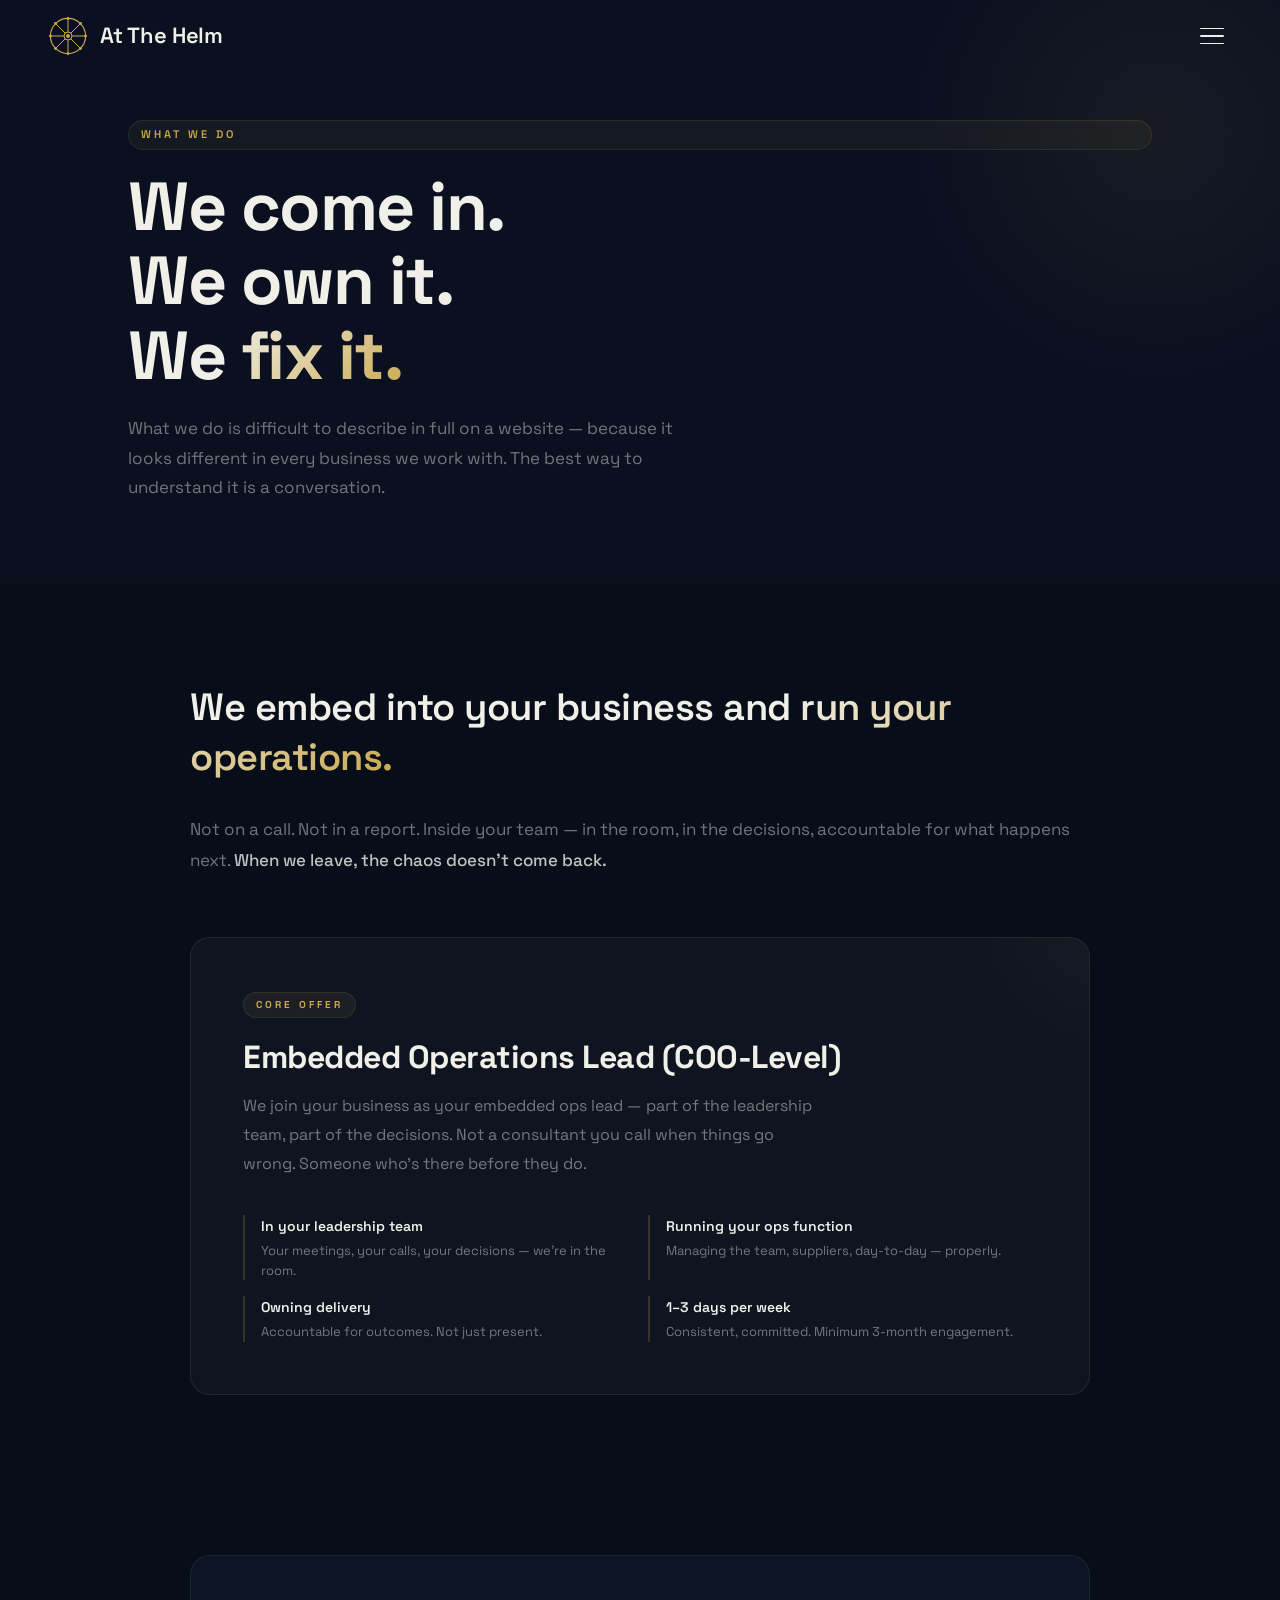
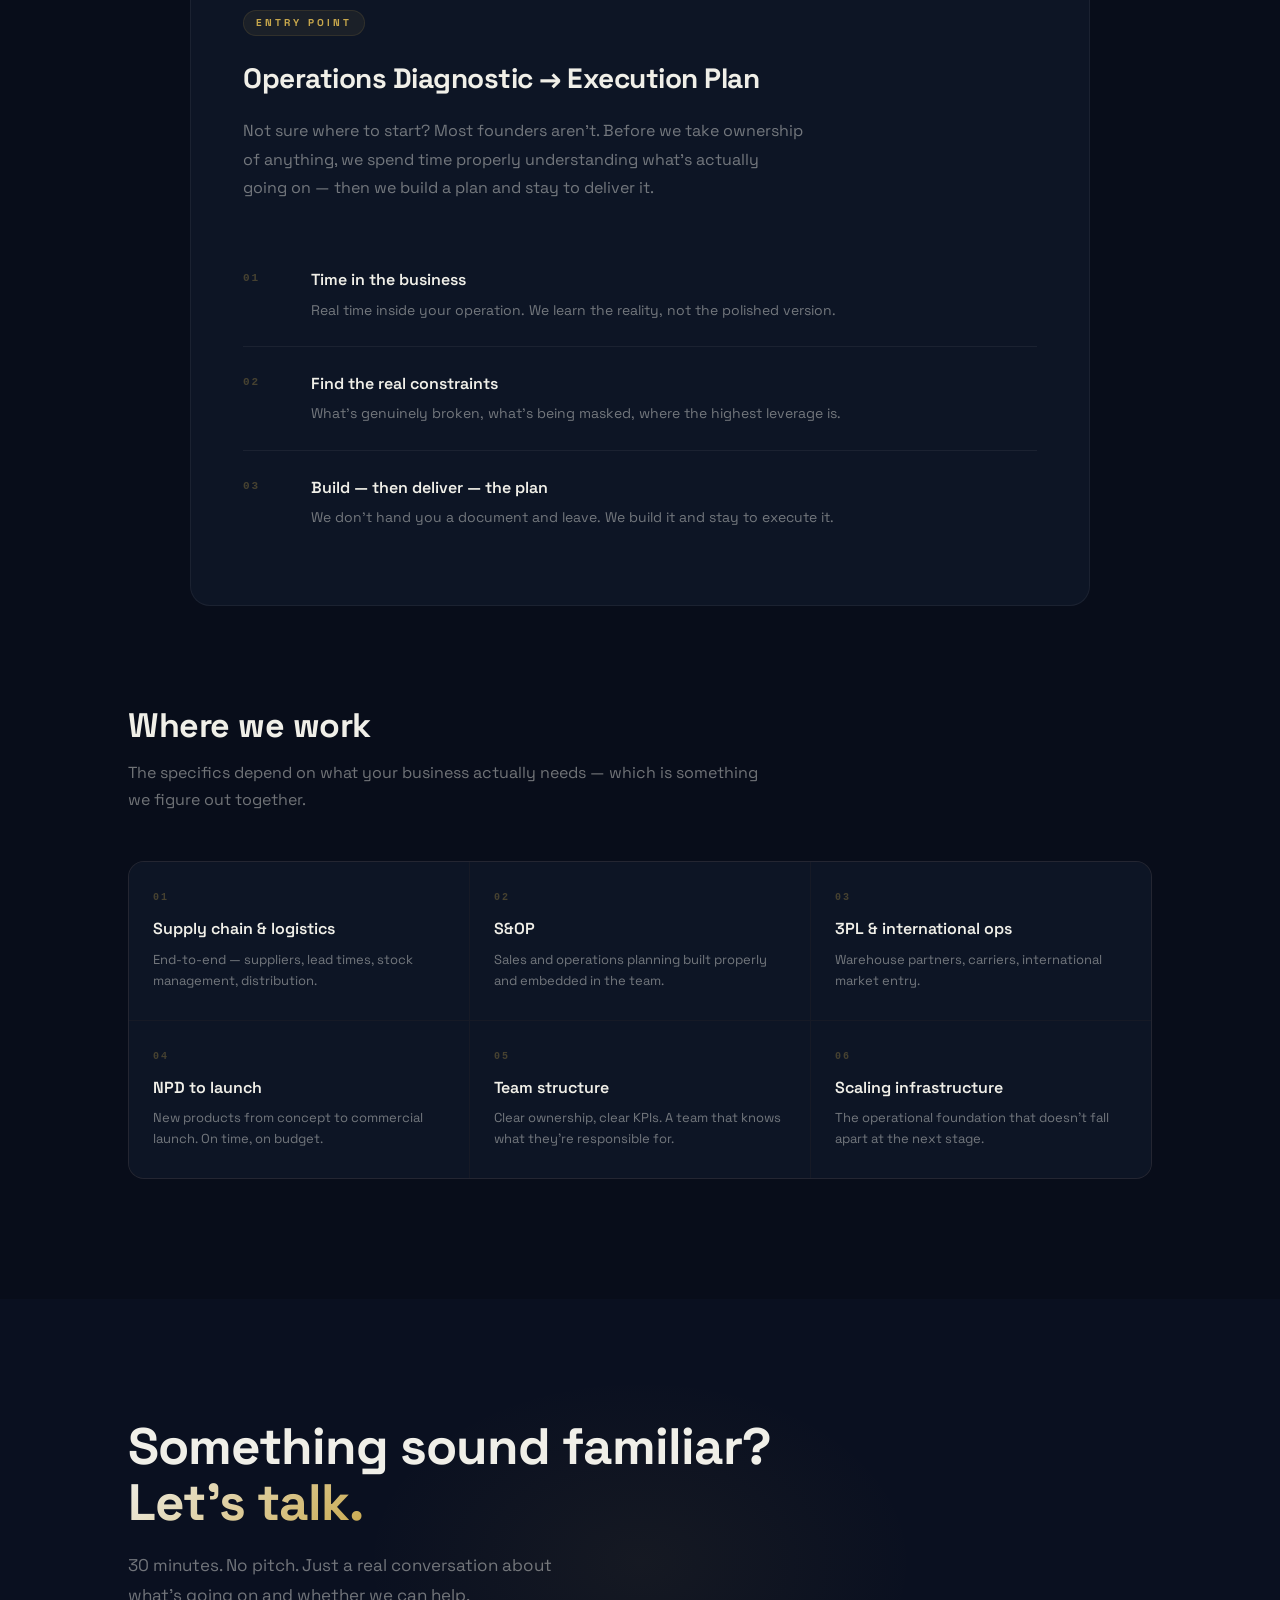
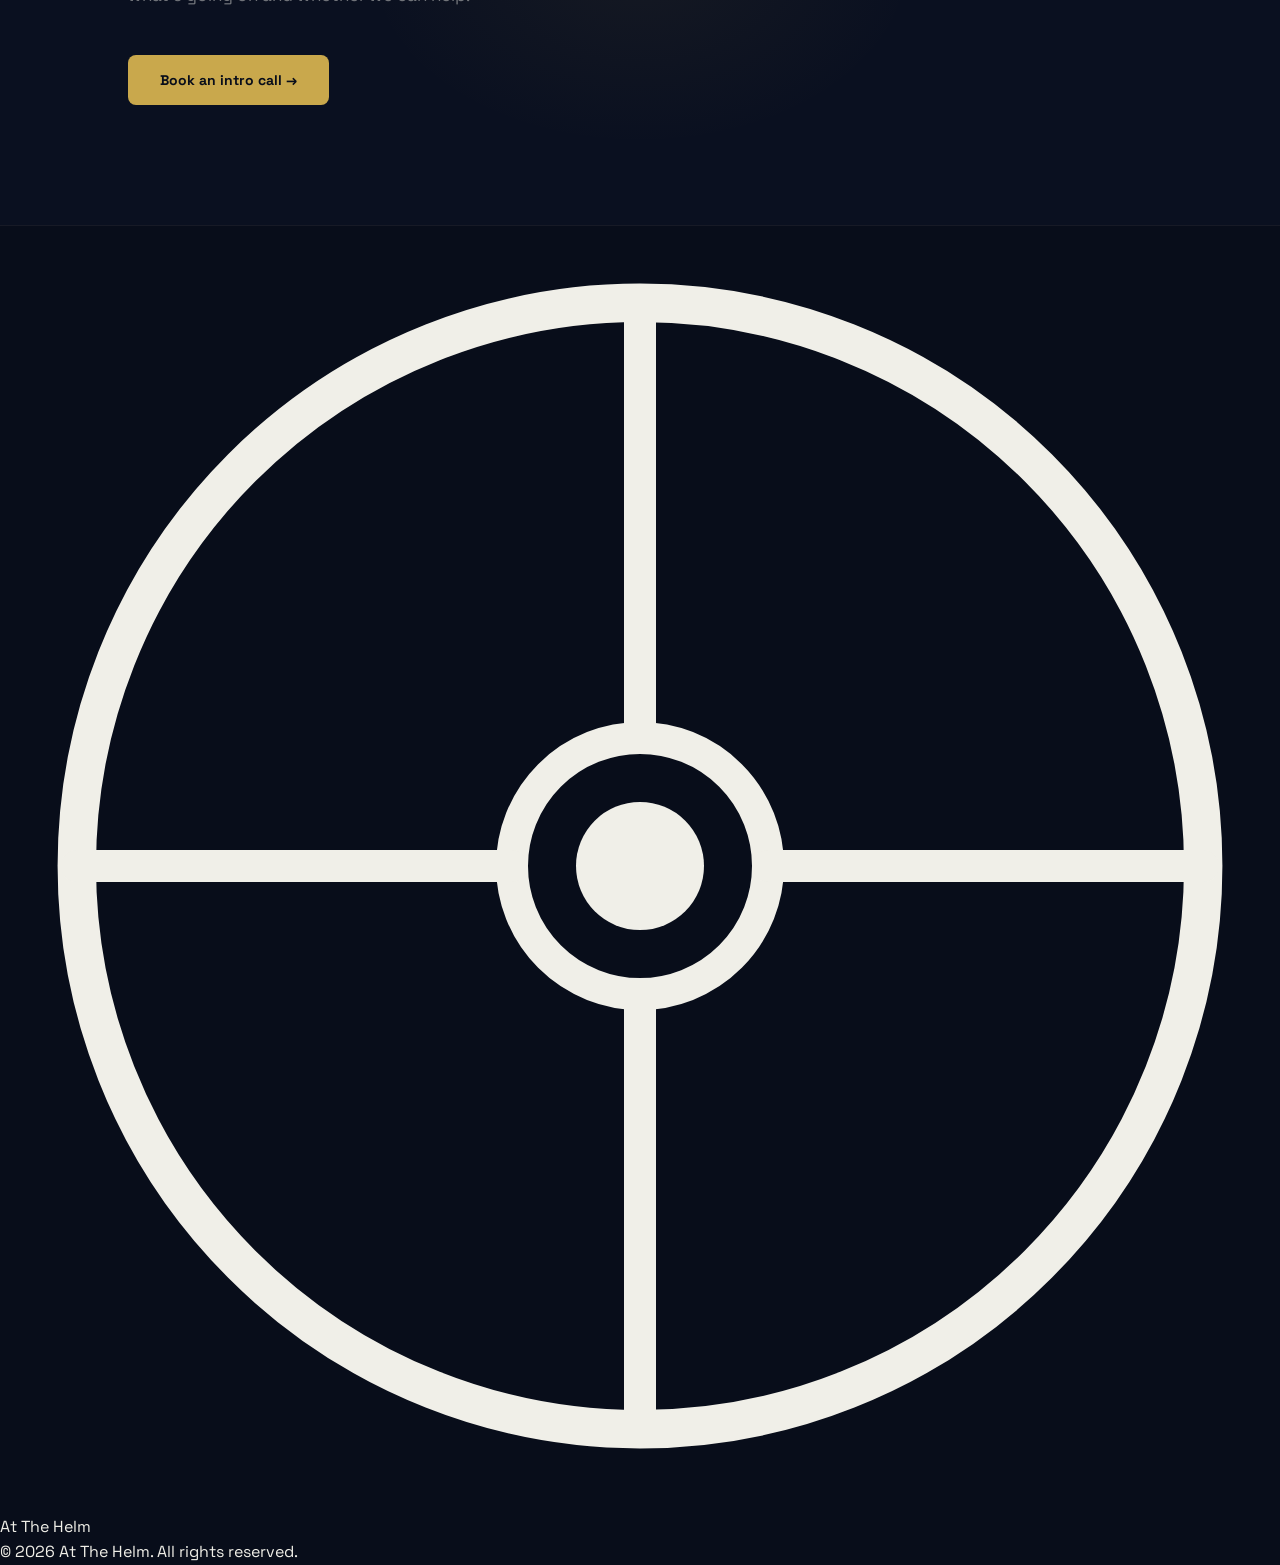
<file: website/services.html>
<!DOCTYPE html>
<html lang="en">
<head>
  <meta charset="UTF-8"/>
  <meta name="viewport" content="width=device-width, initial-scale=1.0"/>
  <title>Services — At The Helm</title>
  <link rel="preconnect" href="https://fonts.googleapis.com"/>
  <link href="https://fonts.googleapis.com/css2?family=Space+Grotesk:wght@300;400;500;600;700&family=Playfair+Display:ital,wght@0,700;0,900;1,400&display=swap" rel="stylesheet"/>
  <link rel="stylesheet" href="shared.css"/>
  <style>
    /* ── BODY CONTENT ── */
    .content-section { padding: 100px 10vw; position: relative; z-index: 1; }
    .content-inner { max-width: 900px; margin: 0 auto; }

    .lead {
      font-size: clamp(24px, 3.5vw, 38px);
      font-weight: 600; color: var(--white);
      line-height: 1.3; letter-spacing: -0.5px;
      margin-bottom: 32px;
    }
    .lead .grad { background: linear-gradient(135deg, var(--white) 0%, var(--gold) 100%); -webkit-background-clip: text; -webkit-text-fill-color: transparent; background-clip: text; }
    .body-text { font-size: 17px; color: var(--muted); line-height: 1.85; margin-bottom: 20px; }
    .body-text strong { color: rgba(240,239,232,0.8); font-weight: 500; }

    /* ── OFFER CARD ── */
    .offer-card {
      background: rgba(255,255,255,0.03);
      border: 1px solid var(--border);
      border-radius: 20px;
      padding: 52px;
      margin: 60px 0;
      position: relative; overflow: hidden;
    }
    .offer-card::before {
      content: '';
      position: absolute; top: -40%; right: -20%;
      width: 300px; height: 300px; border-radius: 50%;
      background: radial-gradient(ellipse, rgba(201,168,76,0.06) 0%, transparent 70%);
      pointer-events: none;
    }
    .offer-tag {
      font-size: 10px; font-weight: 700; letter-spacing: 3px;
      text-transform: uppercase; color: var(--gold);
      background: rgba(201,168,76,0.08); border: 1px solid var(--border);
      padding: 4px 12px; border-radius: 20px;
      display: inline-block; margin-bottom: 20px;
    }
    .offer-card h2 {
      font-size: clamp(22px, 3vw, 32px); font-weight: 700;
      color: var(--white); letter-spacing: -0.5px; line-height: 1.2;
      margin-bottom: 16px;
    }
    .offer-card > p {
      font-size: 16px; color: var(--muted); line-height: 1.8;
      max-width: 580px; margin-bottom: 36px;
    }
    .offer-details {
      display: grid; grid-template-columns: repeat(2, 1fr);
      gap: 16px; position: relative; z-index: 1;
    }
    .offer-detail {
      border-left: 2px solid rgba(201,168,76,0.2);
      padding: 0 0 0 16px;
      transition: border-color 0.2s;
    }
    .offer-detail:hover { border-color: var(--gold); }
    .offer-detail h4 { font-size: 14px; font-weight: 600; color: var(--white); margin-bottom: 4px; }
    .offer-detail p { font-size: 13px; color: var(--muted); line-height: 1.5; }

    /* ── DIAGNOSTIC ── */
    .diag-section { padding: 0 10vw 100px; position: relative; z-index: 1; }
    .diag-inner { max-width: 900px; margin: 0 auto; }
    .diag-card {
      background: var(--dark2);
      border: 1px solid var(--border2);
      border-radius: 20px; padding: 52px;
    }
    .diag-card h2 { font-size: clamp(20px, 2.5vw, 28px); font-weight: 700; color: var(--white); letter-spacing: -0.5px; margin-bottom: 16px; }
    .diag-card > p { font-size: 16px; color: var(--muted); line-height: 1.8; margin-bottom: 40px; max-width: 560px; }
    .diag-steps { display: flex; flex-direction: column; gap: 0; }
    .diag-step {
      display: grid; grid-template-columns: 48px 1fr;
      gap: 20px; padding: 24px 0;
      border-bottom: 1px solid var(--border2);
      align-items: start; transition: padding-left 0.2s;
    }
    .diag-step:last-child { border-bottom: none; }
    .diag-step:hover { padding-left: 6px; }
    .d-num { font-size: 11px; font-weight: 700; letter-spacing: 2px; color: var(--gold); opacity: 0.3; font-family: monospace; padding-top: 3px; transition: opacity 0.3s; }
    .diag-step:hover .d-num { opacity: 1; }
    .d-body h4 { font-size: 16px; font-weight: 600; color: var(--white); margin-bottom: 6px; }
    .d-body p { font-size: 14px; color: var(--muted); line-height: 1.65; }

    /* ── AREAS ── */
    .areas-section { padding: 0 10vw 120px; position: relative; z-index: 1; }
    .areas-inner { max-width: 1060px; margin: 0 auto; }
    .areas-header { max-width: 640px; margin-bottom: 48px; }
    .areas-header h2 { font-size: clamp(22px, 3vw, 34px); font-weight: 700; color: var(--white); letter-spacing: -0.5px; line-height: 1.2; margin-bottom: 12px; }
    .areas-header p { font-size: 16px; color: var(--muted); line-height: 1.7; }
    .areas-grid { display: grid; grid-template-columns: repeat(3, 1fr); gap: 1px; background: var(--border2); border: 1px solid var(--border2); border-radius: 16px; overflow: hidden; }
    .area {
      padding: 28px 24px; background: var(--dark2);
      transition: background 0.3s; position: relative; overflow: hidden; cursor: default;
    }
    .area::before { content: ''; position: absolute; inset: 0; background: radial-gradient(ellipse 80% 80% at 50% 100%, rgba(201,168,76,0.05) 0%, transparent 70%); opacity: 0; transition: opacity 0.4s; }
    .area:hover { background: var(--dark3); }
    .area:hover::before { opacity: 1; }
    .area-num { font-size: 10px; font-weight: 700; letter-spacing: 2px; color: var(--gold); opacity: 0.3; font-family: monospace; margin-bottom: 10px; }
    .area h4 { font-size: 16px; font-weight: 600; color: var(--white); margin-bottom: 8px; }
    .area p { font-size: 13px; color: var(--muted); line-height: 1.6; }

    @media (max-width: 900px) {
      .offer-card { padding: 32px 24px; }
      .offer-details { grid-template-columns: 1fr; }
      .diag-card { padding: 32px 24px; }
      .areas-grid { grid-template-columns: 1fr; }
      .content-section, .diag-section, .areas-section { padding-left: 6vw; padding-right: 6vw; }
    }
  </style>
</head>
<body>
<nav>
  <a href="index.html" class="nav-logo">
    <svg viewBox="0 0 100 100" fill="none"><circle cx="50" cy="50" r="44" stroke="currentColor" stroke-width="3"/><circle cx="50" cy="50" r="10" stroke="currentColor" stroke-width="2.5"/><circle cx="50" cy="50" r="5" fill="currentColor"/><line x1="50" y1="40" x2="50" y2="6" stroke="currentColor" stroke-width="2.5" stroke-linecap="round"/><line x1="50" y1="60" x2="50" y2="94" stroke="currentColor" stroke-width="2.5" stroke-linecap="round"/><line x1="40" y1="50" x2="6" y2="50" stroke="currentColor" stroke-width="2.5" stroke-linecap="round"/><line x1="60" y1="50" x2="94" y2="50" stroke="currentColor" stroke-width="2.5" stroke-linecap="round"/><line x1="42.9" y1="42.9" x2="18.6" y2="18.6" stroke="currentColor" stroke-width="2.5" stroke-linecap="round"/><line x1="57.1" y1="57.1" x2="81.4" y2="81.4" stroke="currentColor" stroke-width="2.5" stroke-linecap="round"/><line x1="57.1" y1="42.9" x2="81.4" y2="18.6" stroke="currentColor" stroke-width="2.5" stroke-linecap="round"/><line x1="42.9" y1="57.1" x2="18.6" y2="81.4" stroke="currentColor" stroke-width="2.5" stroke-linecap="round"/><circle cx="50" cy="6" r="3.5" fill="currentColor"/><circle cx="50" cy="94" r="3.5" fill="currentColor"/><circle cx="6" cy="50" r="3.5" fill="currentColor"/><circle cx="94" cy="50" r="3.5" fill="currentColor"/><circle cx="18.6" cy="18.6" r="3.5" fill="currentColor"/><circle cx="81.4" cy="81.4" r="3.5" fill="currentColor"/><circle cx="81.4" cy="18.6" r="3.5" fill="currentColor"/><circle cx="18.6" cy="81.4" r="3.5" fill="currentColor"/></svg>
    <span>At The Helm</span>
  </a>
  <ul class="nav-links" id="nav-links">
    <li><a href="index.html">Home</a></li>
    <li><a href="services.html" class="active">Services</a></li>
    <li><a href="about.html">About</a></li>
    <li><a href="contact.html">Contact</a></li>
    <li><a href="contact.html" class="nav-cta">Book a Call</a></li>
  </ul>
  <div class="hamburger" id="hamburger"><span></span><span></span><span></span></div>
</nav>

<section class="page-hero">
  <div class="hero-glow-r"></div>
  <div class="page-eyebrow">What we do</div>
  <h1>We come in.<br>We own it.<br>We <span class="grad">fix it.</span></h1>
  <p>What we do is difficult to describe in full on a website — because it looks different in every business we work with. The best way to understand it is a conversation.</p>
</section>

<section class="content-section">
  <div class="content-inner">
    <p class="lead reveal">We embed into your business and <span class="grad">run your operations.</span></p>
    <p class="body-text reveal d1">Not on a call. Not in a report. Inside your team — in the room, in the decisions, accountable for what happens next. <strong>When we leave, the chaos doesn't come back.</strong></p>

    <div class="offer-card reveal d2">
      <div class="offer-tag">Core offer</div>
      <h2>Embedded Operations Lead (COO-Level)</h2>
      <p>We join your business as your embedded ops lead — part of the leadership team, part of the decisions. Not a consultant you call when things go wrong. Someone who's there before they do.</p>
      <div class="offer-details">
        <div class="offer-detail">
          <h4>In your leadership team</h4>
          <p>Your meetings, your calls, your decisions — we're in the room.</p>
        </div>
        <div class="offer-detail">
          <h4>Running your ops function</h4>
          <p>Managing the team, suppliers, day-to-day — properly.</p>
        </div>
        <div class="offer-detail">
          <h4>Owning delivery</h4>
          <p>Accountable for outcomes. Not just present.</p>
        </div>
        <div class="offer-detail">
          <h4>1–3 days per week</h4>
          <p>Consistent, committed. Minimum 3-month engagement.</p>
        </div>
      </div>
    </div>
  </div>
</section>

<section class="diag-section">
  <div class="diag-inner">
    <div class="diag-card reveal">
      <div class="offer-tag">Entry point</div>
      <h2>Operations Diagnostic → Execution Plan</h2>
      <p>Not sure where to start? Most founders aren't. Before we take ownership of anything, we spend time properly understanding what's actually going on — then we build a plan and stay to deliver it.</p>
      <div class="diag-steps">
        <div class="diag-step">
          <div class="d-num">01</div>
          <div class="d-body"><h4>Time in the business</h4><p>Real time inside your operation. We learn the reality, not the polished version.</p></div>
        </div>
        <div class="diag-step">
          <div class="d-num">02</div>
          <div class="d-body"><h4>Find the real constraints</h4><p>What's genuinely broken, what's being masked, where the highest leverage is.</p></div>
        </div>
        <div class="diag-step">
          <div class="d-num">03</div>
          <div class="d-body"><h4>Build — then deliver — the plan</h4><p>We don't hand you a document and leave. We build it and stay to execute it.</p></div>
        </div>
      </div>
    </div>
  </div>
</section>

<section class="areas-section">
  <div class="areas-inner">
    <div class="areas-header reveal">
      <h2>Where we work</h2>
      <p>The specifics depend on what your business actually needs — which is something we figure out together.</p>
    </div>
    <div class="areas-grid reveal d1">
      <div class="area"><div class="area-num">01</div><h4>Supply chain & logistics</h4><p>End-to-end — suppliers, lead times, stock management, distribution.</p></div>
      <div class="area"><div class="area-num">02</div><h4>S&OP</h4><p>Sales and operations planning built properly and embedded in the team.</p></div>
      <div class="area"><div class="area-num">03</div><h4>3PL & international ops</h4><p>Warehouse partners, carriers, international market entry.</p></div>
      <div class="area"><div class="area-num">04</div><h4>NPD to launch</h4><p>New products from concept to commercial launch. On time, on budget.</p></div>
      <div class="area"><div class="area-num">05</div><h4>Team structure</h4><p>Clear ownership, clear KPIs. A team that knows what they're responsible for.</p></div>
      <div class="area"><div class="area-num">06</div><h4>Scaling infrastructure</h4><p>The operational foundation that doesn't fall apart at the next stage.</p></div>
    </div>
  </div>
</section>

<section class="cta-section">
  <div class="cta-glow"></div>
  <div class="cta-inner reveal">
    <h2>Something sound familiar? <span class="grad">Let's talk.</span></h2>
    <p>30 minutes. No pitch. Just a real conversation about what's going on and whether we can help.</p>
    <a href="contact.html" class="btn-hero">Book an intro call →</a>
  </div>
</section>

<footer>
  <div class="footer-logo">
    <svg viewBox="0 0 100 100" fill="none"><circle cx="50" cy="50" r="44" stroke="currentColor" stroke-width="3"/><circle cx="50" cy="50" r="10" stroke="currentColor" stroke-width="2.5"/><circle cx="50" cy="50" r="5" fill="currentColor"/><line x1="50" y1="40" x2="50" y2="6" stroke="currentColor" stroke-width="2.5" stroke-linecap="round"/><line x1="50" y1="60" x2="50" y2="94" stroke="currentColor" stroke-width="2.5" stroke-linecap="round"/><line x1="40" y1="50" x2="6" y2="50" stroke="currentColor" stroke-width="2.5" stroke-linecap="round"/><line x1="60" y1="50" x2="94" y2="50" stroke="currentColor" stroke-width="2.5" stroke-linecap="round"/></svg>
    <span>At The Helm</span>
  </div>
  <p>© 2026 At The Helm. All rights reserved.</p>
</footer>
<script src="shared.js"></script>
</body>
</html>
</file>
<file: website/style.css>
/* ================================================
   AT THE HELM — Shared CSS (inner pages) — Dark Theme
   ================================================ */
:root{
  --black:#080d1a;--dark:#0a1020;--dark2:#0d1525;--dark3:#111828;
  --gold:#C9A84C;--gold-glow:rgba(201,168,76,0.15);--gold-dim:rgba(201,168,76,0.06);
  --white:#f0efe8;--muted:rgba(240,239,232,0.45);--muted2:rgba(240,239,232,0.25);
  --border:rgba(201,168,76,0.12);--border2:rgba(240,239,232,0.06);
}
*,*::before,*::after{box-sizing:border-box;margin:0;padding:0;}
html{scroll-behavior:smooth;}
body{font-family:'Space Grotesk',sans-serif;background:var(--black);color:var(--white);overflow-x:hidden;font-size:16px;line-height:1.6;}
a{text-decoration:none;color:inherit;}

/* NAV */
nav{position:fixed;top:0;left:0;right:0;z-index:100;padding:0 48px;height:72px;display:flex;align-items:center;justify-content:space-between;background:transparent;transition:background 0.4s, transform 0.4s, opacity 0.4s;}
nav.scrolled{background:rgba(8,13,26,0.85);backdrop-filter:blur(20px);border-bottom:1px solid var(--border2);}
.nav-logo{display:flex;align-items:center;gap:12px;}
.nav-logo svg{width:40px;height:40px;color:var(--gold);transition:transform 0.8s;}
.nav-logo:hover svg{transform:rotate(90deg);}
.nav-logo span{font-size:22px;font-weight:600;color:var(--white);letter-spacing:-0.3px;}
.nav-links{display:none;}
.hamburger{display:flex;flex-direction:column;gap:6px;cursor:pointer;padding:8px;}
.hamburger span{width:24px;height:1.5px;background:var(--white);border-radius:2px;transition:all 0.3s;}
.hamburger.open span:nth-child(1){transform:translateY(7.5px) rotate(45deg);}
.hamburger.open span:nth-child(2){opacity:0;}
.hamburger.open span:nth-child(3){transform:translateY(-7.5px) rotate(-45deg);}

/* FULLSCREEN MENU */
.nav-menu{
  position:fixed;inset:0;z-index:99;
  background:rgba(8,13,26,0.88);backdrop-filter:blur(18px);
  display:flex;flex-direction:column;align-items:center;justify-content:center;
  gap:0;opacity:0;pointer-events:none;
  transition:opacity 0.4s ease;
}
.nav-menu.open{opacity:1;pointer-events:all;}
.nav-menu ul{list-style:none;padding:0;text-align:center;}
.nav-menu ul li{overflow:hidden;}
.nav-menu ul li a{
  display:block;padding:16px 0;
  font-size:clamp(32px,5vw,56px);font-weight:700;
  color:rgba(240,239,232,0.3);letter-spacing:-1px;
  transition:color 0.2s;line-height:1.1;
}
.nav-menu ul li a:hover,.nav-menu ul li a.active{color:var(--white);}
.nav-menu ul li a.active{color:var(--gold);}
.nav-menu-cta{
  margin-top:48px;
  display:inline-flex;align-items:center;gap:10px;
  padding:14px 36px;background:var(--gold);color:var(--black);
  border-radius:8px;font-size:16px;font-weight:700;
  transition:transform 0.2s,box-shadow 0.2s;
}
.nav-menu-cta:hover{transform:translateY(-2px);box-shadow:0 8px 32px rgba(201,168,76,0.4);}
.nav-menu-footer{margin-top:32px;font-size:13px;color:var(--muted2);}

/* REVEAL */
.reveal{opacity:0;transform:translateY(32px);transition:opacity 0.9s ease,transform 0.9s ease;}
.reveal.visible{opacity:1;transform:translateY(0);}
.d1{transition-delay:0.1s;}.d2{transition-delay:0.22s;}.d3{transition-delay:0.34s;}

/* PAGE HERO */
.page-hero{min-height:60vh;background:var(--dark);display:flex;flex-direction:column;justify-content:flex-end;padding:120px 10vw 80px;position:relative;overflow:hidden;}
.hero-glow-r{position:absolute;top:-20%;right:-10%;width:500px;height:500px;border-radius:50%;background:radial-gradient(ellipse,rgba(201,168,76,0.07) 0%,transparent 70%);pointer-events:none;animation:pulse 6s ease-in-out infinite;}
@keyframes pulse{0%,100%{transform:scale(1);opacity:1;}50%{transform:scale(1.1);opacity:0.7;}}
.page-eyebrow{font-size:11px;font-weight:600;letter-spacing:3px;text-transform:uppercase;color:var(--gold);margin-bottom:20px;display:inline-flex;align-items:center;gap:10px;background:var(--gold-dim);border:1px solid var(--border);padding:5px 12px;border-radius:20px;position:relative;z-index:1;}
.page-hero h1{font-family:'Space Grotesk',sans-serif;font-size:clamp(38px,6vw,68px);font-weight:700;color:var(--white);line-height:1.1;letter-spacing:-1.5px;margin-bottom:20px;position:relative;z-index:1;}
.page-hero h1 .grad{background:linear-gradient(135deg,var(--white) 0%,var(--gold) 100%);-webkit-background-clip:text;-webkit-text-fill-color:transparent;background-clip:text;}
.page-hero p{font-size:17px;color:var(--muted);line-height:1.75;max-width:560px;position:relative;z-index:1;}

/* CTA SECTION */
.cta-section{padding:120px 10vw;background:var(--dark);position:relative;overflow:hidden;}
.cta-glow{position:absolute;top:50%;left:50%;transform:translate(-50%,-50%);width:600px;height:400px;border-radius:50%;background:radial-gradient(ellipse,rgba(201,168,76,0.06) 0%,transparent 65%);pointer-events:none;animation:pulse 6s ease-in-out infinite;}
.cta-inner{max-width:720px;position:relative;z-index:1;}
.cta-section h2{font-family:'Space Grotesk',sans-serif;font-size:clamp(28px,4vw,52px);font-weight:700;color:var(--white);letter-spacing:-1px;line-height:1.1;margin-bottom:20px;}
.cta-section h2 .grad{background:linear-gradient(135deg,var(--white) 0%,var(--gold) 100%);-webkit-background-clip:text;-webkit-text-fill-color:transparent;background-clip:text;}
.cta-section p{font-size:17px;color:var(--muted);line-height:1.75;margin-bottom:44px;max-width:480px;}

/* BUTTONS */
.btn-primary{display:inline-flex;align-items:center;gap:10px;padding:14px 32px;background:var(--gold);color:var(--black);border-radius:8px;font-size:14px;font-weight:700;transition:transform 0.2s,box-shadow 0.2s;}
.btn-primary:hover{transform:translateY(-2px);box-shadow:0 8px 32px rgba(201,168,76,0.4);}
.btn-hero{display:inline-flex;align-items:center;gap:10px;padding:14px 32px;background:var(--gold);color:var(--black);border-radius:8px;font-size:14px;font-weight:700;transition:transform 0.2s,box-shadow 0.2s;}
.btn-hero:hover{transform:translateY(-2px);box-shadow:0 8px 32px rgba(201,168,76,0.4);}

/* FOOTER */
footer{background:var(--black);border-top:1px solid var(--border2);position:relative;z-index:1;}

/* HOOK */
.hook{padding:80px 10vw;background:var(--dark);}
.hook-inner{max-width:760px;}
.hook p{font-family:'Playfair Display',serif;font-size:clamp(20px,2.5vw,30px);color:var(--white);line-height:1.5;margin-bottom:32px;font-style:italic;}
.hook p em{color:var(--gold);}
.hook-links{display:flex;gap:32px;flex-wrap:wrap;}
.hook-link{font-size:14px;font-weight:600;color:var(--muted);text-decoration:none;display:flex;align-items:center;gap:8px;transition:color 0.2s,gap 0.2s;border-bottom:1px solid var(--border2);padding-bottom:2px;}
.hook-link:hover{color:var(--white);gap:14px;}

@media(max-width:900px){
  nav{padding:0 24px;}
  .nav-links{display:none;}
  .hamburger{display:flex;}
  .nav-links.open{display:flex;flex-direction:column;position:fixed;top:64px;left:0;right:0;background:rgba(5,5,8,0.97);padding:32px 24px;gap:24px;z-index:99;backdrop-filter:blur(20px);}
  .page-hero{padding:100px 6vw 60px;}
  .cta-section{padding:80px 6vw;}
  footer{padding:32px 24px;flex-direction:column;gap:12px;text-align:center;}
}
<!-- v1776890565 -->
</file>
<file: website/shared.css>
/* ================================================
   AT THE HELM — Shared CSS (inner pages) — Dark Theme
   ================================================ */
:root{
  --black:#080d1a;--dark:#0a1020;--dark2:#0d1525;--dark3:#111828;
  --gold:#C9A84C;--gold-glow:rgba(201,168,76,0.15);--gold-dim:rgba(201,168,76,0.06);
  --white:#f0efe8;--muted:rgba(240,239,232,0.45);--muted2:rgba(240,239,232,0.25);
  --border:rgba(201,168,76,0.12);--border2:rgba(240,239,232,0.06);
}
*,*::before,*::after{box-sizing:border-box;margin:0;padding:0;}
html{scroll-behavior:smooth;}
body{font-family:'Space Grotesk',sans-serif;background:var(--black);color:var(--white);overflow-x:hidden;font-size:16px;line-height:1.6;}
a{text-decoration:none;color:inherit;}

/* NAV */
nav{position:fixed;top:0;left:0;right:0;z-index:100;padding:0 48px;height:72px;display:flex;align-items:center;justify-content:space-between;background:transparent;transition:background 0.4s, transform 0.4s, opacity 0.4s;}
nav.scrolled{background:rgba(8,13,26,0.85);backdrop-filter:blur(20px);border-bottom:1px solid var(--border2);}
.nav-logo{display:flex;align-items:center;gap:12px;}
.nav-logo svg{width:40px;height:40px;color:var(--gold);transition:transform 0.8s;}
.nav-logo:hover svg{transform:rotate(90deg);}
.nav-logo span{font-size:22px;font-weight:600;color:var(--white);letter-spacing:-0.3px;}
.nav-links{display:none;}
.hamburger{display:flex;flex-direction:column;gap:6px;cursor:pointer;padding:8px;}
.hamburger span{width:24px;height:1.5px;background:var(--white);border-radius:2px;transition:all 0.3s;}
.hamburger.open span:nth-child(1){transform:translateY(7.5px) rotate(45deg);}
.hamburger.open span:nth-child(2){opacity:0;}
.hamburger.open span:nth-child(3){transform:translateY(-7.5px) rotate(-45deg);}

/* FULLSCREEN MENU */
.nav-menu{
  position:fixed;inset:0;z-index:99;
  background:rgba(8,13,26,0.88);backdrop-filter:blur(18px);
  display:flex;flex-direction:column;align-items:center;justify-content:center;
  gap:0;opacity:0;pointer-events:none;
  transition:opacity 0.4s ease;
}
.nav-menu.open{opacity:1;pointer-events:all;}
.nav-menu ul{list-style:none;padding:0;text-align:center;}
.nav-menu ul li{overflow:hidden;}
.nav-menu ul li a{
  display:block;padding:16px 0;
  font-size:clamp(32px,5vw,56px);font-weight:700;
  color:rgba(240,239,232,0.3);letter-spacing:-1px;
  transition:color 0.2s;line-height:1.1;
}
.nav-menu ul li a:hover,.nav-menu ul li a.active{color:var(--white);}
.nav-menu ul li a.active{color:var(--gold);}
.nav-menu-cta{
  margin-top:48px;
  display:inline-flex;align-items:center;gap:10px;
  padding:14px 36px;background:var(--gold);color:var(--black);
  border-radius:8px;font-size:16px;font-weight:700;
  transition:transform 0.2s,box-shadow 0.2s;
}
.nav-menu-cta:hover{transform:translateY(-2px);box-shadow:0 8px 32px rgba(201,168,76,0.4);}
.nav-menu-footer{margin-top:32px;font-size:13px;color:var(--muted2);}

/* REVEAL */
.reveal{opacity:0;transform:translateY(32px);transition:opacity 0.9s ease,transform 0.9s ease;}
.reveal.visible{opacity:1;transform:translateY(0);}
.d1{transition-delay:0.1s;}.d2{transition-delay:0.22s;}.d3{transition-delay:0.34s;}

/* PAGE HERO */
.page-hero{min-height:60vh;background:var(--dark);display:flex;flex-direction:column;justify-content:flex-end;padding:120px 10vw 80px;position:relative;overflow:hidden;}
.hero-glow-r{position:absolute;top:-20%;right:-10%;width:500px;height:500px;border-radius:50%;background:radial-gradient(ellipse,rgba(201,168,76,0.07) 0%,transparent 70%);pointer-events:none;animation:pulse 6s ease-in-out infinite;}
@keyframes pulse{0%,100%{transform:scale(1);opacity:1;}50%{transform:scale(1.1);opacity:0.7;}}
.page-eyebrow{font-size:11px;font-weight:600;letter-spacing:3px;text-transform:uppercase;color:var(--gold);margin-bottom:20px;display:inline-flex;align-items:center;gap:10px;background:var(--gold-dim);border:1px solid var(--border);padding:5px 12px;border-radius:20px;position:relative;z-index:1;}
.page-hero h1{font-family:'Space Grotesk',sans-serif;font-size:clamp(38px,6vw,68px);font-weight:700;color:var(--white);line-height:1.1;letter-spacing:-1.5px;margin-bottom:20px;position:relative;z-index:1;}
.page-hero h1 .grad{background:linear-gradient(135deg,var(--white) 0%,var(--gold) 100%);-webkit-background-clip:text;-webkit-text-fill-color:transparent;background-clip:text;}
.page-hero p{font-size:17px;color:var(--muted);line-height:1.75;max-width:560px;position:relative;z-index:1;}

/* CTA SECTION */
.cta-section{padding:120px 10vw;background:var(--dark);position:relative;overflow:hidden;}
.cta-glow{position:absolute;top:50%;left:50%;transform:translate(-50%,-50%);width:600px;height:400px;border-radius:50%;background:radial-gradient(ellipse,rgba(201,168,76,0.06) 0%,transparent 65%);pointer-events:none;animation:pulse 6s ease-in-out infinite;}
.cta-inner{max-width:720px;position:relative;z-index:1;}
.cta-section h2{font-family:'Space Grotesk',sans-serif;font-size:clamp(28px,4vw,52px);font-weight:700;color:var(--white);letter-spacing:-1px;line-height:1.1;margin-bottom:20px;}
.cta-section h2 .grad{background:linear-gradient(135deg,var(--white) 0%,var(--gold) 100%);-webkit-background-clip:text;-webkit-text-fill-color:transparent;background-clip:text;}
.cta-section p{font-size:17px;color:var(--muted);line-height:1.75;margin-bottom:44px;max-width:480px;}

/* BUTTONS */
.btn-primary{display:inline-flex;align-items:center;gap:10px;padding:14px 32px;background:var(--gold);color:var(--black);border-radius:8px;font-size:14px;font-weight:700;transition:transform 0.2s,box-shadow 0.2s;}
.btn-primary:hover{transform:translateY(-2px);box-shadow:0 8px 32px rgba(201,168,76,0.4);}
.btn-hero{display:inline-flex;align-items:center;gap:10px;padding:14px 32px;background:var(--gold);color:var(--black);border-radius:8px;font-size:14px;font-weight:700;transition:transform 0.2s,box-shadow 0.2s;}
.btn-hero:hover{transform:translateY(-2px);box-shadow:0 8px 32px rgba(201,168,76,0.4);}

/* FOOTER */
footer{background:var(--black);border-top:1px solid var(--border2);position:relative;z-index:1;}

/* HOOK */
.hook{padding:80px 10vw;background:var(--dark);}
.hook-inner{max-width:760px;}
.hook p{font-family:'Playfair Display',serif;font-size:clamp(20px,2.5vw,30px);color:var(--white);line-height:1.5;margin-bottom:32px;font-style:italic;}
.hook p em{color:var(--gold);}
.hook-links{display:flex;gap:32px;flex-wrap:wrap;}
.hook-link{font-size:14px;font-weight:600;color:var(--muted);text-decoration:none;display:flex;align-items:center;gap:8px;transition:color 0.2s,gap 0.2s;border-bottom:1px solid var(--border2);padding-bottom:2px;}
.hook-link:hover{color:var(--white);gap:14px;}

@media(max-width:900px){
  nav{padding:0 24px;}
  .nav-links{display:none;}
  .hamburger{display:flex;}
  .nav-links.open{display:flex;flex-direction:column;position:fixed;top:64px;left:0;right:0;background:rgba(5,5,8,0.97);padding:32px 24px;gap:24px;z-index:99;backdrop-filter:blur(20px);}
  .page-hero{padding:100px 6vw 60px;}
  .cta-section{padding:80px 6vw;}
  footer{padding:32px 24px;flex-direction:column;gap:12px;text-align:center;}
}
<!-- v1776890565 -->
</file>
